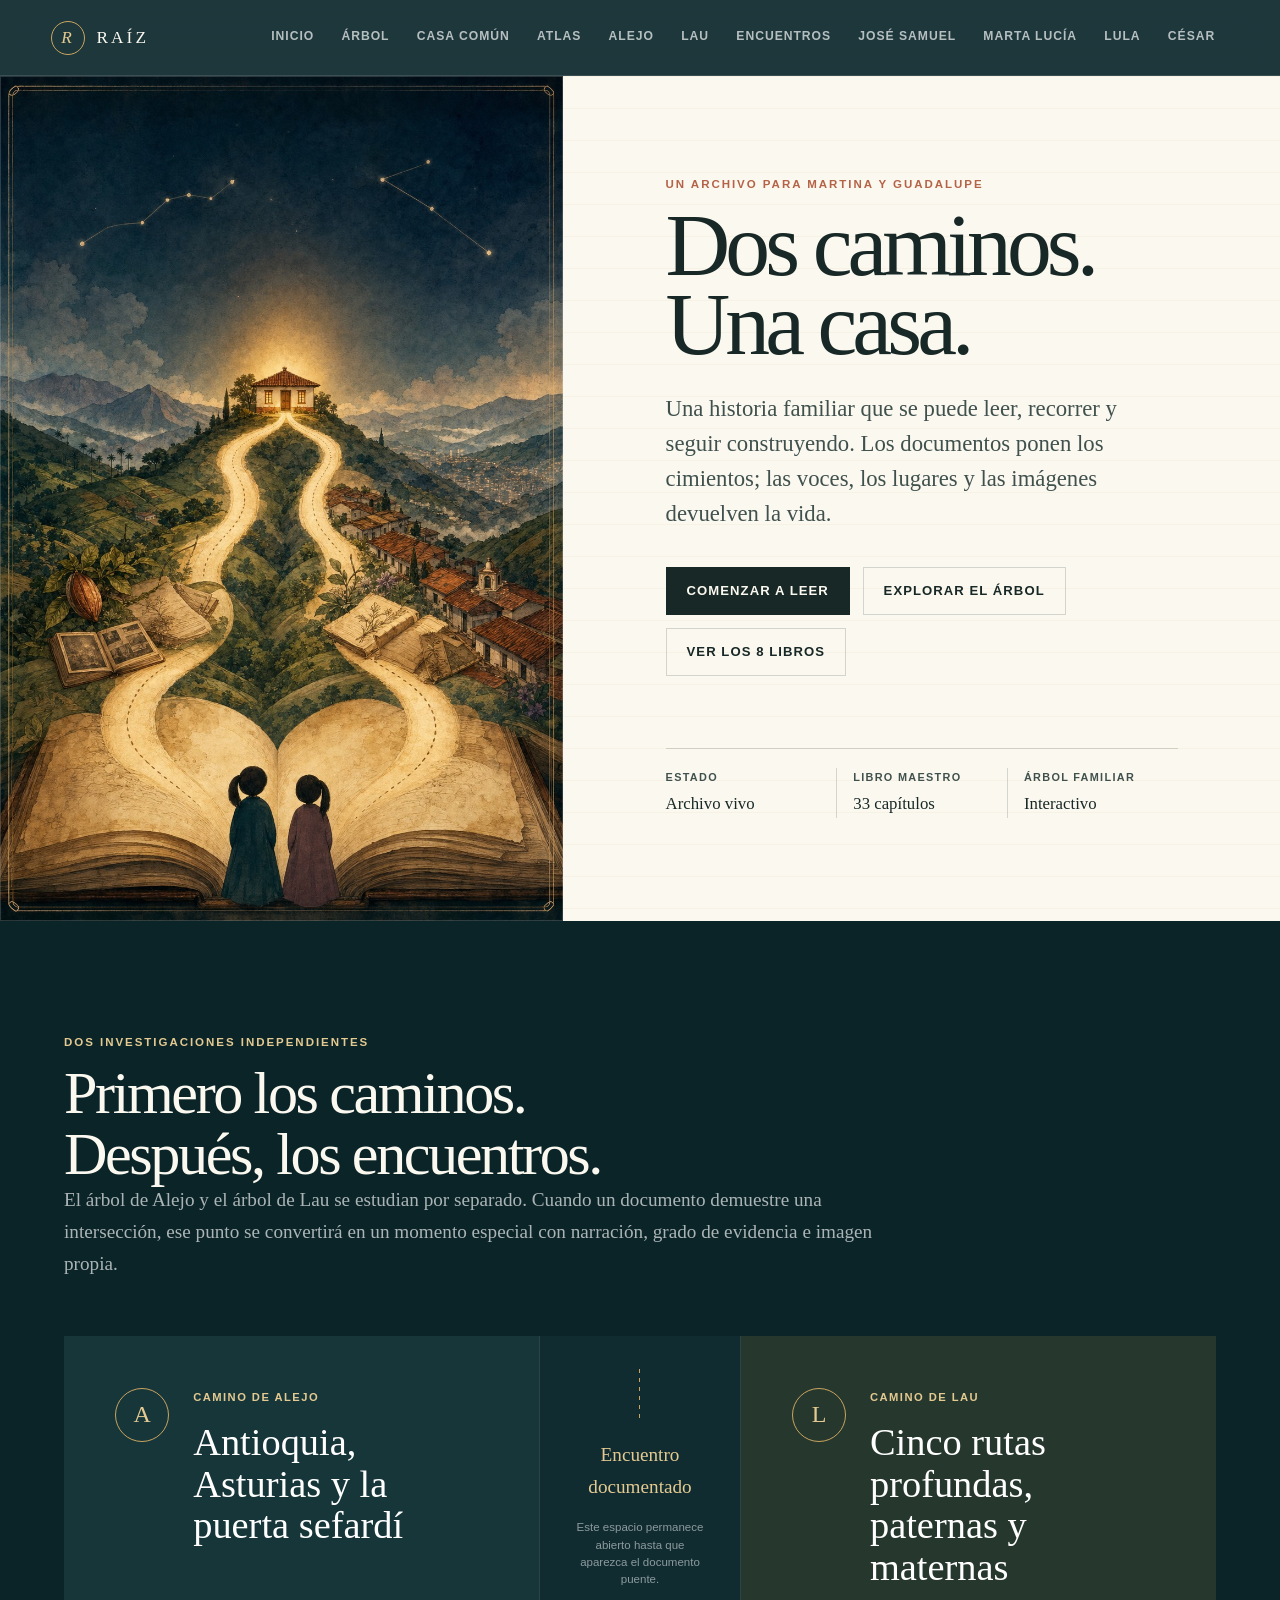
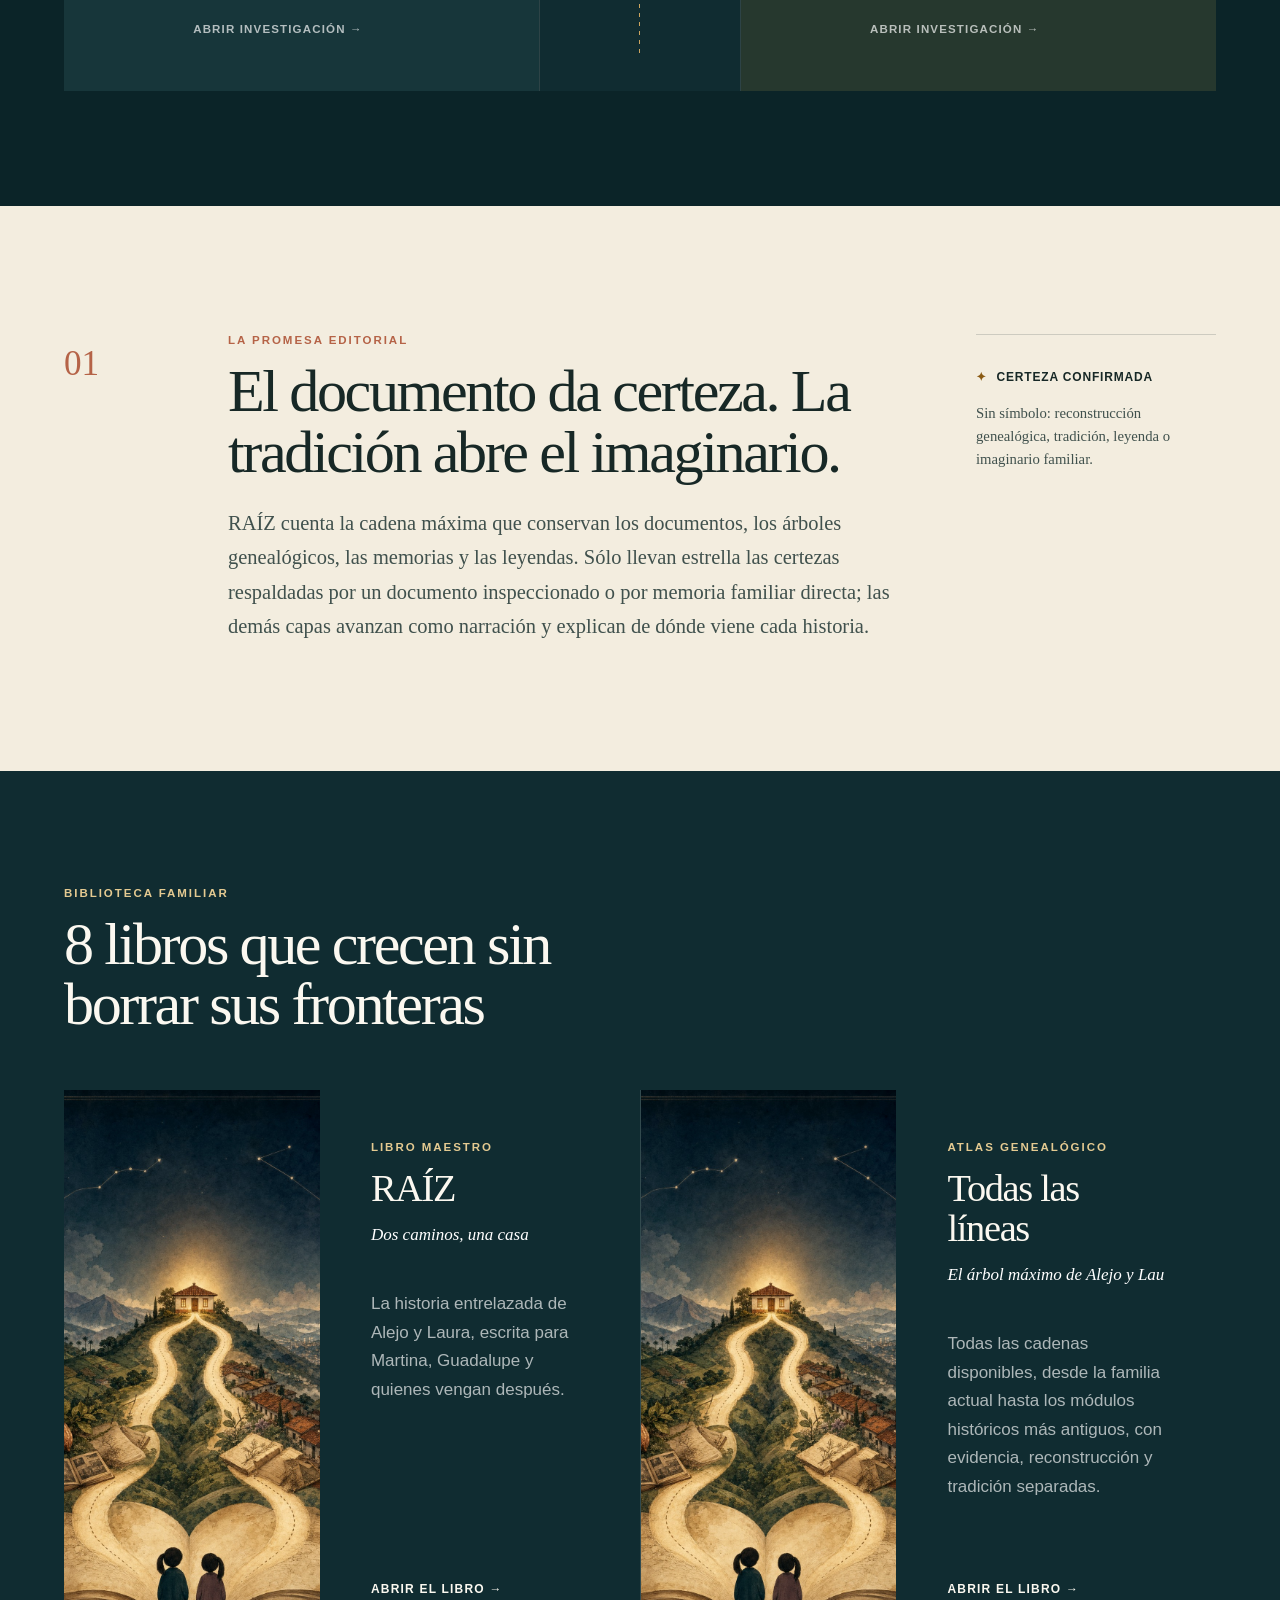
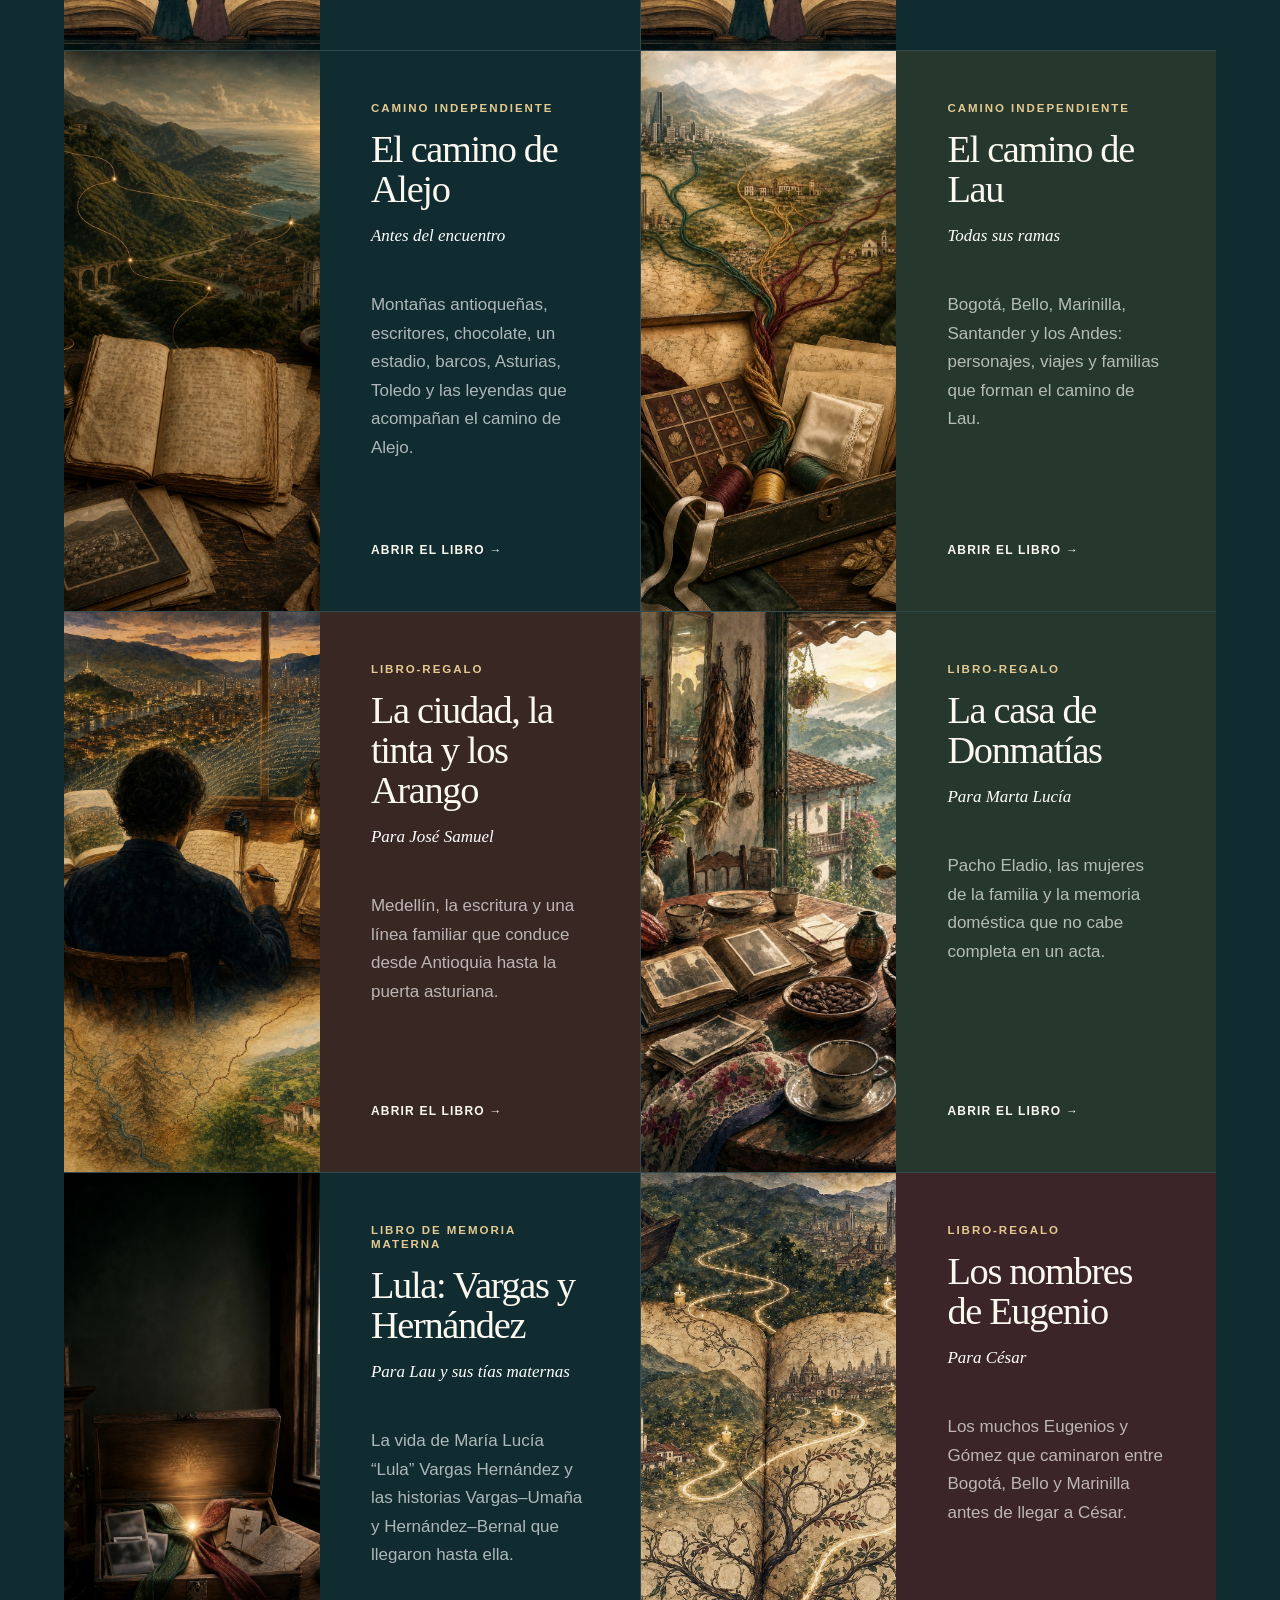
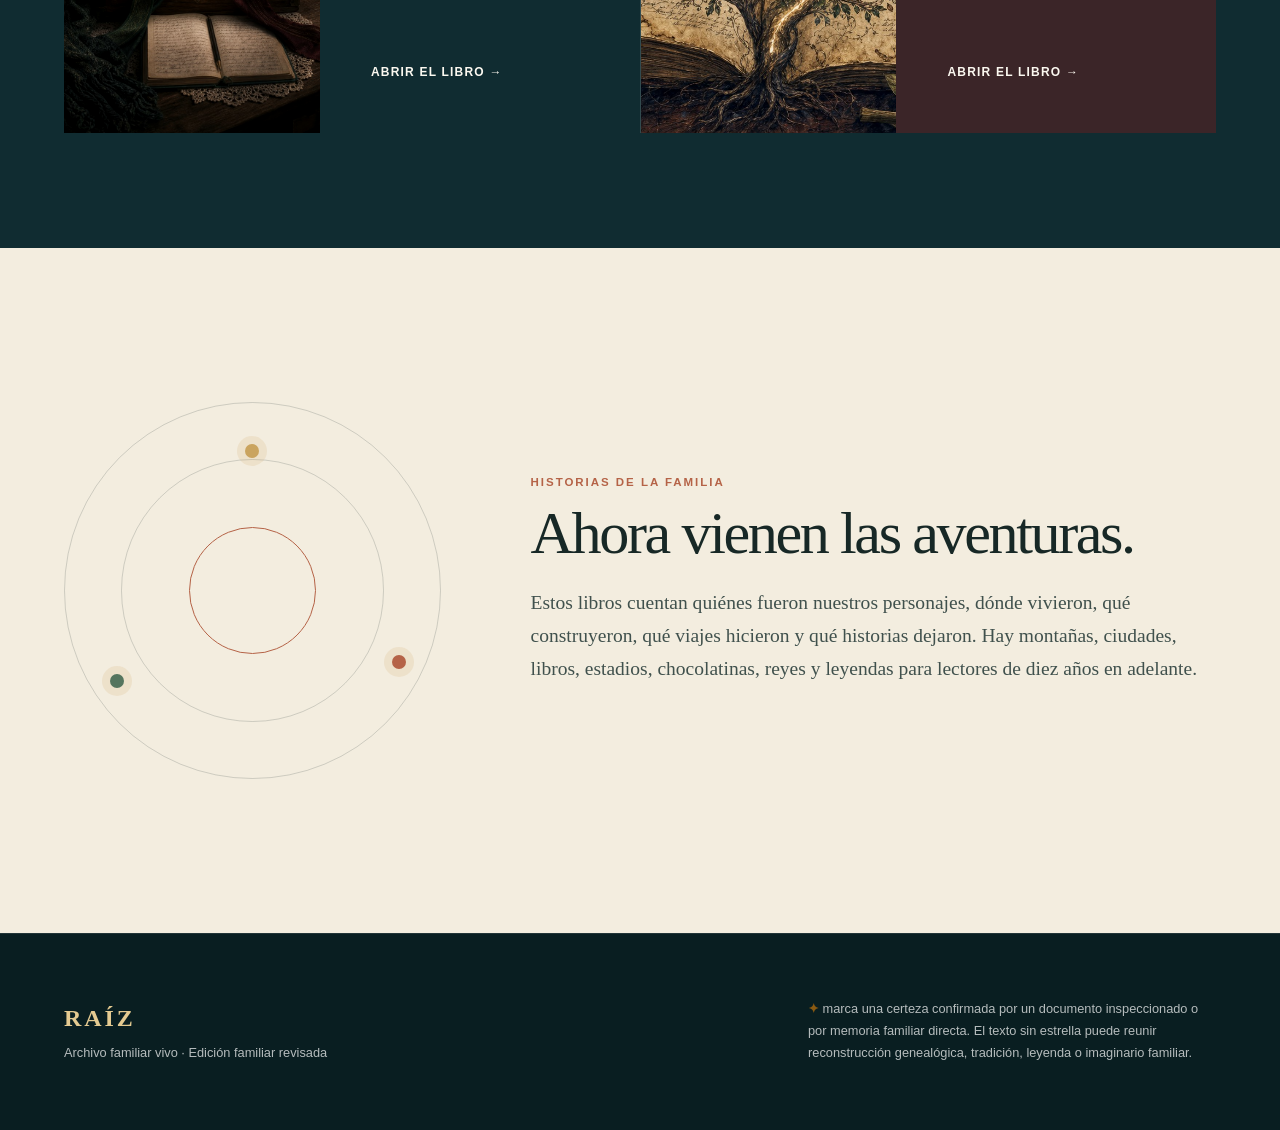
<file: index.html>
<!doctype html>
<html lang="es">
<head>
  <meta charset="utf-8">
  <meta name="viewport" content="width=device-width, initial-scale=1">
  <meta name="description" content="RAÍZ, libros vivos de la familia de Alejo y Laura">
  <meta name="robots" content="noindex,nofollow,noarchive">
  <meta name="theme-color" content="#102c31">
  <link rel="icon" href="assets/favicon.svg" type="image/svg+xml">
  <title>Inicio · RAÍZ</title>
  <link rel="stylesheet" href="assets/styles.css">
  <script defer src="assets/app.js"></script>
</head>
<body>
  <a class="skip-link" href="#contenido">Saltar al contenido</a>
  <div class="reading-progress" aria-hidden="true"><span></span></div>
  <header class="site-header">
    <a class="wordmark" href="index.html" aria-label="RAÍZ, inicio"><span>R</span> RAÍZ</a>
    <button class="menu-toggle" type="button" aria-expanded="false" aria-controls="site-nav">Menú</button>
    <nav id="site-nav" aria-label="Navegación principal"><a href="index.html">Inicio</a><a href="arbol-familiar.html">Árbol</a><a href="libro-maestro.html">Casa común</a><a href="atlas.html">Atlas</a><a href="alejo.html">Alejo</a><a href="lau.html">Lau</a><a href="encuentros.html">Encuentros</a><a href="jose-samuel.html">José Samuel</a><a href="marta-lucia.html">Marta Lucía</a><a href="lula.html">Lula</a><a href="cesar.html">César</a></nav>
  </header>
  
<main id="contenido">
  <section class="home-hero">
    <div class="hero-image"><img src="assets/images/main-cover.jpg" alt="Dos caminos familiares nacen de un libro abierto y llegan a una casa entre montañas"></div>
    <div class="hero-copy">
      <span class="eyebrow">Un archivo para Martina y Guadalupe</span>
      <h1>Dos caminos.<br>Una casa.</h1>
      <p class="lede">Una historia familiar que se puede leer, recorrer y seguir construyendo. Los documentos ponen los cimientos; las voces, los lugares y las imágenes devuelven la vida.</p>
      <div class="hero-actions">
        <a class="button primary" href="libro-maestro.html">Comenzar a leer</a>
        <a class="button quiet" href="arbol-familiar.html">Explorar el árbol</a>
        <a class="button quiet" href="#biblioteca">Ver los 8 libros</a>
      </div>
      <dl class="status-strip">
        <div><dt>Estado</dt><dd>Archivo vivo</dd></div>
        <div><dt>Libro maestro</dt><dd>33 capítulos</dd></div>
        <div><dt>Árbol familiar</dt><dd>Interactivo</dd></div>
      </dl>
    </div>
  </section>

  <section class="separate-paths" aria-labelledby="paths-title">
    <div class="section-heading paths-heading">
      <span class="eyebrow">Dos investigaciones independientes</span>
      <h2 id="paths-title">Primero los caminos. Después, los encuentros.</h2>
      <p>El árbol de Alejo y el árbol de Lau se estudian por separado. Cuando un documento demuestre una intersección, ese punto se convertirá en un momento especial con narración, grado de evidencia e imagen propia.</p>
    </div>
    <div class="pathway-grid">
      <a class="pathway-card alejo-card" href="alejo.html"><span>A</span><div><small>Camino de Alejo</small><strong>Antioquia, Asturias y la puerta sefardí</strong><em>Abrir investigación →</em></div></a>
      <a class="future-meeting" href="encuentros.html"><i></i><strong>Encuentro documentado</strong><span>Este espacio permanece abierto hasta que aparezca el documento puente.</span><i></i></a>
      <a class="pathway-card lau-card" href="lau.html"><span>L</span><div><small>Camino de Lau</small><strong>Cinco rutas profundas, paternas y maternas</strong><em>Abrir investigación →</em></div></a>
    </div>
  </section>

  <section class="manifesto" aria-labelledby="manifesto-title">
    <p class="section-number">01</p>
    <div>
      <span class="eyebrow">La promesa editorial</span>
      <h2 id="manifesto-title">El documento da certeza. La tradición abre el imaginario.</h2>
      <p>RAÍZ cuenta la cadena máxima que conservan los documentos, los árboles genealógicos, las memorias y las leyendas. Sólo llevan estrella las certezas respaldadas por un documento inspeccionado o por memoria familiar directa; las demás capas avanzan como narración y explican de dónde viene cada historia.</p>
    </div>
    <aside class="evidence-key">
      <span><i class="certainty-mark" aria-hidden="true">✦</i> Certeza confirmada</span>
      <p>Sin símbolo: reconstrucción genealógica, tradición, leyenda o imaginario familiar.</p>
    </aside>
  </section>

  <section class="library" id="biblioteca" aria-labelledby="library-title">
    <div class="section-heading"><span class="eyebrow">Biblioteca familiar</span><h2 id="library-title">8 libros que crecen sin borrar sus fronteras</h2></div>
    <div class="book-grid"><a class="book-card accent-gold" href="libro-maestro.html">
      <div class="book-card-image"><img src="assets/images/main-cover.jpg" alt="" loading="lazy"></div>
      <div class="book-card-copy">
        <span class="eyebrow">Libro maestro</span>
        <h3>RAÍZ</h3>
        <p class="book-subtitle">Dos caminos, una casa</p>
        <p>La historia entrelazada de Alejo y Laura, escrita para Martina, Guadalupe y quienes vengan después.</p>
        <span class="text-link">Abrir el libro <span aria-hidden="true">→</span></span>
      </div>
    </a>
<a class="book-card accent-gold" href="atlas.html">
      <div class="book-card-image"><img src="assets/images/main-cover.jpg" alt="" loading="lazy"></div>
      <div class="book-card-copy">
        <span class="eyebrow">Atlas genealógico</span>
        <h3>Todas las líneas</h3>
        <p class="book-subtitle">El árbol máximo de Alejo y Lau</p>
        <p>Todas las cadenas disponibles, desde la familia actual hasta los módulos históricos más antiguos, con evidencia, reconstrucción y tradición separadas.</p>
        <span class="text-link">Abrir el libro <span aria-hidden="true">→</span></span>
      </div>
    </a>
<a class="book-card accent-gold" href="alejo.html">
      <div class="book-card-image"><img src="assets/images/alejo-path.jpg" alt="" loading="lazy"></div>
      <div class="book-card-copy">
        <span class="eyebrow">Camino independiente</span>
        <h3>El camino de Alejo</h3>
        <p class="book-subtitle">Antes del encuentro</p>
        <p>Montañas antioqueñas, escritores, chocolate, un estadio, barcos, Asturias, Toledo y las leyendas que acompañan el camino de Alejo.</p>
        <span class="text-link">Abrir el libro <span aria-hidden="true">→</span></span>
      </div>
    </a>
<a class="book-card accent-green" href="lau.html">
      <div class="book-card-image"><img src="assets/images/lau-path.jpg" alt="" loading="lazy"></div>
      <div class="book-card-copy">
        <span class="eyebrow">Camino independiente</span>
        <h3>El camino de Lau</h3>
        <p class="book-subtitle">Todas sus ramas</p>
        <p>Bogotá, Bello, Marinilla, Santander y los Andes: personajes, viajes y familias que forman el camino de Lau.</p>
        <span class="text-link">Abrir el libro <span aria-hidden="true">→</span></span>
      </div>
    </a>
<a class="book-card accent-terracotta" href="jose-samuel.html">
      <div class="book-card-image"><img src="assets/images/jose-samuel.jpg" alt="" loading="lazy"></div>
      <div class="book-card-copy">
        <span class="eyebrow">Libro-regalo</span>
        <h3>La ciudad, la tinta y los Arango</h3>
        <p class="book-subtitle">Para José Samuel</p>
        <p>Medellín, la escritura y una línea familiar que conduce desde Antioquia hasta la puerta asturiana.</p>
        <span class="text-link">Abrir el libro <span aria-hidden="true">→</span></span>
      </div>
    </a>
<a class="book-card accent-green" href="marta-lucia.html">
      <div class="book-card-image"><img src="assets/images/marta-lucia.jpg" alt="" loading="lazy"></div>
      <div class="book-card-copy">
        <span class="eyebrow">Libro-regalo</span>
        <h3>La casa de Donmatías</h3>
        <p class="book-subtitle">Para Marta Lucía</p>
        <p>Pacho Eladio, las mujeres de la familia y la memoria doméstica que no cabe completa en un acta.</p>
        <span class="text-link">Abrir el libro <span aria-hidden="true">→</span></span>
      </div>
    </a>
<a class="book-card accent-gold" href="lula.html">
      <div class="book-card-image"><img src="assets/images/lula-cover.jpg" alt="" loading="lazy"></div>
      <div class="book-card-copy">
        <span class="eyebrow">Libro de memoria materna</span>
        <h3>Lula: Vargas y Hernández</h3>
        <p class="book-subtitle">Para Lau y sus tías maternas</p>
        <p>La vida de María Lucía “Lula” Vargas Hernández y las historias Vargas–Umaña y Hernández–Bernal que llegaron hasta ella.</p>
        <span class="text-link">Abrir el libro <span aria-hidden="true">→</span></span>
      </div>
    </a>
<a class="book-card accent-oxblood" href="cesar.html">
      <div class="book-card-image"><img src="assets/images/cesar.jpg" alt="" loading="lazy"></div>
      <div class="book-card-copy">
        <span class="eyebrow">Libro-regalo</span>
        <h3>Los nombres de Eugenio</h3>
        <p class="book-subtitle">Para César</p>
        <p>Los muchos Eugenios y Gómez que caminaron entre Bogotá, Bello y Marinilla antes de llegar a César.</p>
        <span class="text-link">Abrir el libro <span aria-hidden="true">→</span></span>
      </div>
    </a></div>
  </section>

  <section class="research-live">
    <div class="research-art" aria-hidden="true"><span></span><span></span><span></span></div>
    <div>
      <span class="eyebrow">Historias de la familia</span>
      <h2>Ahora vienen las aventuras.</h2>
      <p>Estos libros cuentan quiénes fueron nuestros personajes, dónde vivieron, qué construyeron, qué viajes hicieron y qué historias dejaron. Hay montañas, ciudades, libros, estadios, chocolatinas, reyes y leyendas para lectores de diez años en adelante.</p>
    </div>
  </section>
</main>
  <footer class="site-footer">
    <div><strong>RAÍZ</strong><br><span>Archivo familiar vivo · Edición familiar revisada</span></div>
    <p><span class="certainty-mark" aria-hidden="true">✦</span> marca una certeza confirmada por un documento inspeccionado o por memoria familiar directa. El texto sin estrella puede reunir reconstrucción genealógica, tradición, leyenda o imaginario familiar.</p>
  </footer>
</body>
</html>
</file>
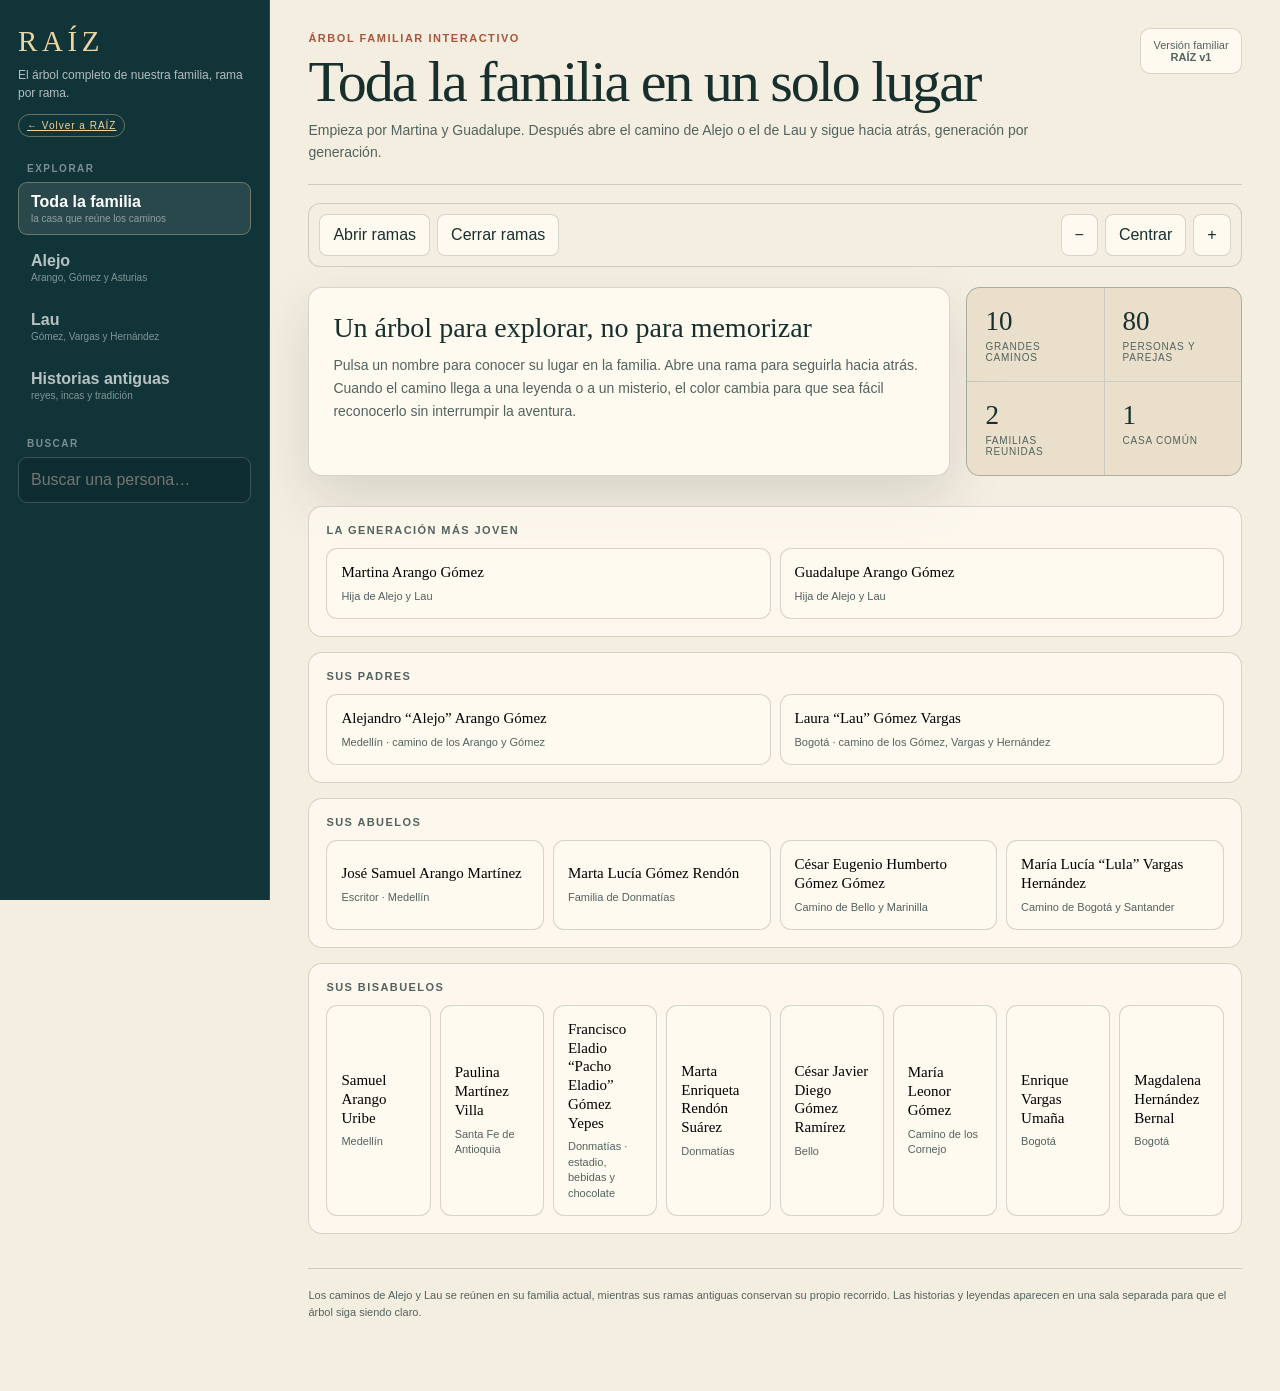
<file: arbol-familiar.html>
<!doctype html>
<html lang="es">
<head>
<meta charset="utf-8">
<meta name="viewport" content="width=device-width, initial-scale=1">
<meta name="robots" content="noindex,nofollow,noarchive">
<title>RAÍZ · Árbol familiar interactivo</title>
<style>
:root{--ink:#17302d;--soft:#52635f;--paper:#f4eee1;--cream:#fffaf0;--night:#113438;--gold:#c79d52;--line:rgba(23,48,45,.18);--terra:#a8563d;--green:#52755f;--plum:#72434e;--mystery:#8d6d37;--shadow:0 22px 55px rgba(27,39,35,.13);--zoom:1}
*{box-sizing:border-box}html{background:var(--paper);color:var(--ink);font-family:"Trebuchet MS","Segoe UI",Arial,sans-serif;overflow-x:clip}body{margin:0;min-height:100vh;background:var(--paper)}button,input{font:inherit}button{cursor:pointer}.app{display:grid;grid-template-columns:270px minmax(0,1fr);width:100%;max-width:100vw;min-height:100vh;overflow:hidden}.side{position:sticky;top:0;height:100vh;min-width:0;max-width:100%;padding:25px 18px;color:#f9f4e8;background:var(--night);border-right:1px solid rgba(255,255,255,.12);z-index:10}.brand{font:400 29px Georgia,serif;letter-spacing:.16em;color:#ecd5a0}.brand-sub{margin-top:8px;color:rgba(255,255,255,.68);font-size:12px;line-height:1.5}.private{display:inline-block;margin-top:12px;padding:5px 8px;border:1px solid rgba(236,213,160,.4);border-radius:99px;color:#ecd5a0;font-size:10px;letter-spacing:.1em}.side-label{margin:26px 9px 8px;color:rgba(255,255,255,.45);font-size:10px;font-weight:800;letter-spacing:.15em;text-transform:uppercase}.nav{display:grid;gap:6px}.nav button{min-height:46px;padding:10px 12px;border:1px solid transparent;border-radius:9px;color:rgba(255,255,255,.7);background:transparent;text-align:left}.nav button:hover,.nav button:focus-visible{color:white;border-color:rgba(255,255,255,.18);outline:none}.nav button.active{color:white;background:rgba(255,255,255,.1);border-color:rgba(236,213,160,.35)}.nav button small{display:block;margin-top:2px;color:rgba(255,255,255,.48);font-size:10px}.search{width:100%;min-height:46px;padding:0 12px;border:1px solid rgba(255,255,255,.18);border-radius:9px;color:white;background:rgba(0,0,0,.13);outline:none}.search:focus{border-color:#ecd5a0;box-shadow:0 0 0 3px rgba(236,213,160,.12)}.main{width:100%;max-width:100%;min-width:0;padding:28px clamp(16px,3vw,42px) 70px}.top{display:flex;justify-content:space-between;gap:20px;align-items:flex-start;padding-bottom:20px;border-bottom:1px solid var(--line)}.eyebrow{color:var(--terra);font-size:11px;font-weight:800;letter-spacing:.14em;text-transform:uppercase}.top h1{max-width:900px;margin:7px 0 8px;font:400 clamp(30px,5vw,58px)/1 Georgia,serif;letter-spacing:-.035em}.top p{max-width:760px;margin:0;color:var(--soft);font-size:14px;line-height:1.6}.top-badge{flex:0 0 auto;padding:10px 12px;border:1px solid var(--line);border-radius:10px;color:var(--soft);background:var(--cream);font-size:11px;text-align:center}.toolbar{position:sticky;top:0;z-index:8;display:flex;max-width:100%;min-width:0;align-items:center;justify-content:space-between;gap:12px;margin:18px 0;padding:10px;background:rgba(244,238,225,.94);border:1px solid var(--line);border-radius:12px;backdrop-filter:blur(12px)}.toolbar-group{display:flex;gap:7px;flex-wrap:wrap}.tool{min-height:42px;padding:0 13px;border:1px solid var(--line);border-radius:8px;color:var(--ink);background:var(--cream)}.tool:hover,.tool:focus-visible{border-color:var(--gold);outline:none}.intro{display:grid;grid-template-columns:minmax(0,1.4fr) minmax(260px,.6fr);gap:16px;margin:20px 0 30px}.welcome{padding:24px;border:1px solid var(--line);border-radius:14px;background:var(--cream);box-shadow:var(--shadow)}.welcome h2{margin:0 0 10px;font:400 28px Georgia,serif}.welcome p{margin:0;color:var(--soft);font-size:14px;line-height:1.65}.numbers{display:grid;grid-template-columns:1fr 1fr;gap:1px;overflow:hidden;border:1px solid var(--line);border-radius:14px;background:var(--line)}.number{padding:18px;background:#e9dfca}.number b{display:block;font:400 27px Georgia,serif}.number span{display:block;margin-top:4px;color:var(--soft);font-size:10px;letter-spacing:.08em;text-transform:uppercase}.home-tree{display:grid;gap:15px}.family-level{padding:17px;border:1px solid var(--line);border-radius:14px;background:rgba(255,250,240,.78)}.family-level h2{margin:0 0 12px;color:var(--soft);font-size:11px;letter-spacing:.13em;text-transform:uppercase}.people-grid{display:grid;grid-template-columns:repeat(var(--cols),minmax(0,1fr));gap:9px}.person{min-width:0;padding:14px;border:1px solid var(--line);border-radius:11px;background:var(--cream);text-align:left;transition:transform .16s,border-color .16s,box-shadow .16s}.person:hover,.person:focus-visible{transform:translateY(-2px);border-color:var(--gold);box-shadow:0 10px 24px rgba(37,48,43,.11);outline:none}.person b{display:block;font:400 15px/1.25 Georgia,serif}.person small{display:block;margin-top:7px;color:var(--soft);font-size:11px;line-height:1.4}.branch-head{display:flex;align-items:end;justify-content:space-between;gap:20px;margin:30px 0 13px}.branch-head h2{margin:0;font:400 29px Georgia,serif}.branch-head p{max-width:600px;margin:5px 0 0;color:var(--soft);font-size:13px;line-height:1.5}.routes{display:grid;gap:12px}.route{overflow:hidden;border:1px solid var(--line);border-radius:14px;background:var(--cream)}.route[open]{box-shadow:var(--shadow)}.route summary{display:grid;grid-template-columns:58px minmax(0,1fr) auto;gap:13px;align-items:center;min-height:78px;padding:14px 16px;list-style:none;cursor:pointer}.route summary::-webkit-details-marker{display:none}.route-code{font:700 11px ui-monospace,Consolas,monospace;color:var(--terra)}.route-title{font:400 17px Georgia,serif}.route-summary{margin-top:4px;color:var(--soft);font-size:11px;line-height:1.45}.route-open{color:var(--soft);font-size:11px}.route[open] .route-open{color:var(--terra)}.track-wrap{overflow-x:auto;padding:5px 16px 19px;scrollbar-color:var(--gold) transparent}.track{display:flex;align-items:stretch;min-width:max-content}.tree-node{width:calc(198px * var(--zoom));min-height:150px;padding:13px;border:1px solid var(--line);border-radius:11px;background:#fffdf7;text-align:left;position:relative;transition:transform .15s,border-color .15s}.tree-node:hover,.tree-node:focus-visible{transform:translateY(-2px);border-color:var(--gold);outline:none}.tree-node.legend{background:#f0eadf;border-style:dashed}.tree-node.mystery{background:#fbf2df;border-color:#b99452;border-style:dashed}.tree-node.rival{background:#f7e8e3;border-color:#b87767}.tree-node.reconstruction{background:#eef2e9;border-color:#8aa084}.node-badge{display:inline-block;padding:4px 6px;border-radius:99px;color:var(--green);background:rgba(82,117,95,.09);font-size:8px;font-weight:800;letter-spacing:.06em;text-transform:uppercase}.mystery .node-badge{color:#7b5b24;background:rgba(141,109,55,.11)}.legend .node-badge{color:var(--plum);background:rgba(114,67,78,.09)}.rival .node-badge{color:#8c3e31;background:rgba(168,86,61,.1)}.tree-node h3{margin:11px 0 7px;font:400 calc(14px * var(--zoom))/1.25 Georgia,serif}.tree-node p{margin:0;color:var(--soft);font-size:calc(10.5px * var(--zoom));line-height:1.4}.arrow{display:grid;place-items:center;width:34px;flex:0 0 34px;color:#9c8a65;font-size:21px}.arrow.cut{color:var(--mystery)}.empty{display:none;padding:50px 20px;color:var(--soft);text-align:center;border:1px dashed var(--line);border-radius:14px}.drawer{position:fixed;z-index:30;top:0;right:0;width:min(430px,94vw);height:100vh;padding:24px;overflow:auto;color:var(--ink);background:#fffaf0;border-left:1px solid var(--line);box-shadow:-30px 0 80px rgba(25,38,34,.24);opacity:0;visibility:hidden;pointer-events:none;transition:opacity .2s ease}.drawer.open{opacity:1;visibility:visible;pointer-events:auto}.drawer-close{float:right;width:44px;height:44px;border:1px solid var(--line);border-radius:10px;background:transparent}.drawer-badge{display:inline-block;margin-top:7px;color:var(--terra);font-size:10px;font-weight:800;letter-spacing:.12em;text-transform:uppercase}.drawer h2{clear:both;margin:24px 0 8px;font:400 29px/1.1 Georgia,serif}.drawer .meta{color:var(--soft);font-size:13px;line-height:1.5}.drawer h3{margin:27px 0 7px;color:var(--soft);font-size:10px;letter-spacing:.13em;text-transform:uppercase}.drawer p{margin:0;font-size:14px;line-height:1.65}.story-link{display:inline-flex;min-height:44px;align-items:center;margin-top:15px;padding:0 13px;border:1px solid var(--ink);color:var(--cream);background:var(--ink);text-decoration:none}.footer{margin-top:34px;padding-top:18px;border-top:1px solid var(--line);color:var(--soft);font-size:11px;line-height:1.55}
@media(max-width:900px){.app{grid-template-columns:1fr}.side{position:relative;width:100%;height:auto;padding:18px}.brand-row{display:flex;justify-content:space-between;gap:14px;align-items:flex-start}.side-label{display:none}.nav{display:grid;width:100%;max-width:100%;min-width:0;grid-template-columns:1fr 1fr;margin-top:15px;overflow:visible}.nav button{min-width:0}.search{margin-top:10px}.main{padding:19px 13px 55px}.top{display:block}.top-badge{display:inline-block;margin-top:13px}.toolbar{top:6px;overflow-x:auto;justify-content:flex-start}.toolbar-group{flex-wrap:nowrap}.intro{grid-template-columns:1fr}.people-grid{grid-template-columns:repeat(2,minmax(0,1fr))!important}.route summary{grid-template-columns:48px minmax(0,1fr)}.route-open{display:none}.track-wrap{overflow:visible;padding:5px 12px 16px}.track{display:grid;min-width:0;gap:7px}.tree-node{width:100%;min-height:0}.arrow{width:100%;height:24px;transform:rotate(90deg)}.branch-head{display:block}}
@media(max-width:520px){.people-grid{grid-template-columns:1fr!important}.numbers{grid-template-columns:1fr 1fr}.top h1{font-size:38px}.welcome{padding:18px}}
@media(prefers-reduced-motion:reduce){*{scroll-behavior:auto!important;transition:none!important}}
</style>
  <link rel="icon" href="assets/favicon.svg" type="image/svg+xml">
</head>
<body>
<div class="app">
<aside class="side">
  <div class="brand-row"><div><div class="brand">RAÍZ</div><div class="brand-sub">El árbol completo de nuestra familia, rama por rama.</div></div><a class="private" href="index.html">← Volver a RAÍZ</a></div>
  <div class="side-label">Explorar</div>
  <nav class="nav" aria-label="Vistas del árbol">
    <button class="active" data-view="home"><strong>Toda la familia</strong><small>la casa que reúne los caminos</small></button>
    <button data-view="alejo"><strong>Alejo</strong><small>Arango, Gómez y Asturias</small></button>
    <button data-view="lau"><strong>Lau</strong><small>Gómez, Vargas y Hernández</small></button>
    <button data-view="legend"><strong>Historias antiguas</strong><small>reyes, incas y tradición</small></button>
  </nav>
  <div class="side-label">Buscar</div>
  <input class="search" id="search" type="search" placeholder="Buscar una persona…" aria-label="Buscar una persona">
</aside>
<main class="main">
<header class="top"><div><span class="eyebrow">Árbol familiar interactivo</span><h1 id="pageTitle">Toda la familia en un solo lugar</h1><p id="pageIntro">Empieza por Martina y Guadalupe. Después abre el camino de Alejo o el de Lau y sigue hacia atrás, generación por generación.</p></div><div class="top-badge">Versión familiar<br><b>RAÍZ v1</b></div></header>
<div class="toolbar" aria-label="Controles del árbol"><div class="toolbar-group"><button class="tool" id="openAll">Abrir ramas</button><button class="tool" id="closeAll">Cerrar ramas</button></div><div class="toolbar-group"><button class="tool" id="zoomOut" aria-label="Alejar">−</button><button class="tool" id="fit">Centrar</button><button class="tool" id="zoomIn" aria-label="Acercar">+</button></div></div>
<section class="intro"><div class="welcome"><h2>Un árbol para explorar, no para memorizar</h2><p>Pulsa un nombre para conocer su lugar en la familia. Abre una rama para seguirla hacia atrás. Cuando el camino llega a una leyenda o a un misterio, el color cambia para que sea fácil reconocerlo sin interrumpir la aventura.</p></div><div class="numbers"><div class="number"><b id="routeCount">10</b><span>grandes caminos</span></div><div class="number"><b id="nodeCount">80</b><span>personas y parejas</span></div><div class="number"><b>2</b><span>familias reunidas</span></div><div class="number"><b>1</b><span>casa común</span></div></div></section>
<section id="content"></section>
<div class="empty" id="empty">No encontramos ese nombre. Prueba con un apellido, un pueblo o una parte del nombre.</div>
<footer class="footer">Los caminos de Alejo y Lau se reúnen en su familia actual, mientras sus ramas antiguas conservan su propio recorrido. Las historias y leyendas aparecen en una sala separada para que el árbol siga siendo claro.</footer>
</main>
</div>
<aside class="drawer" id="drawer" aria-hidden="true"><button class="drawer-close" id="drawerClose" aria-label="Cerrar">×</button><span class="drawer-badge" id="drawerBadge"></span><h2 id="drawerName"></h2><div class="meta" id="drawerMeta"></div><h3>Su lugar en el árbol</h3><p id="drawerPlace"></p><h3>La historia</h3><p id="drawerStory"></p><div id="drawerLink"></div></aside>
<script>
const DATA={"home":[{"title":"La generación más joven","people":[{"name":"Martina Arango Gómez","meta":"Hija de Alejo y Lau","branch":"home"},{"name":"Guadalupe Arango Gómez","meta":"Hija de Alejo y Lau","branch":"home"}]},{"title":"Sus padres","people":[{"name":"Alejandro “Alejo” Arango Gómez","meta":"Medellín · camino de los Arango y Gómez","branch":"alejo"},{"name":"Laura “Lau” Gómez Vargas","meta":"Bogotá · camino de los Gómez, Vargas y Hernández","branch":"lau"}]},{"title":"Sus abuelos","people":[{"name":"José Samuel Arango Martínez","meta":"Escritor · Medellín","branch":"alejo"},{"name":"Marta Lucía Gómez Rendón","meta":"Familia de Donmatías","branch":"alejo"},{"name":"César Eugenio Humberto Gómez Gómez","meta":"Camino de Bello y Marinilla","branch":"lau"},{"name":"María Lucía “Lula” Vargas Hernández","meta":"Camino de Bogotá y Santander","branch":"lau"}]},{"title":"Sus bisabuelos","people":[{"name":"Samuel Arango Uribe","meta":"Medellín","branch":"alejo"},{"name":"Paulina Martínez Villa","meta":"Santa Fe de Antioquia","branch":"alejo"},{"name":"Francisco Eladio “Pacho Eladio” Gómez Yepes","meta":"Donmatías · estadio, bebidas y chocolate","branch":"alejo","story":"https://freaketon.github.io/raiz-familia/libro-maestro.html"},{"name":"Marta Enriqueta Rendón Suárez","meta":"Donmatías","branch":"alejo"},{"name":"César Javier Diego Gómez Ramírez","meta":"Bello","branch":"lau"},{"name":"María Leonor Gómez","meta":"Camino de los Cornejo","branch":"lau"},{"name":"Enrique Vargas Umaña","meta":"Bogotá","branch":"lau"},{"name":"Magdalena Hernández Bernal","meta":"Bogotá","branch":"lau"}]}],"familyData":{"alejo":{"title":"El árbol de Alejo","routes":[{"code":"A-P1","title":"El camino de Eva y los Gómez de Castro","summary":"De Medellín hacia las familias coloniales de Antioquia y una puerta lejana que mira a Toledo.","nodes":[{"id":"alejo-a-p1-0","name":"Alejo","meta":"punto de partida","tone":"family","badge":"Camino familiar","branch":"alejo","route":"El camino de Eva y los Gómez de Castro"},{"id":"alejo-a-p1-1","name":"José Samuel","meta":"padre","tone":"family","badge":"Camino familiar","branch":"alejo","route":"El camino de Eva y los Gómez de Castro"},{"id":"alejo-a-p1-2","name":"Samuel Arango Uribe","meta":"abuelo paterno","tone":"family","badge":"Camino familiar","branch":"alejo","route":"El camino de Eva y los Gómez de Castro"},{"id":"alejo-a-p1-3","name":"Eva Uribe Bouhot","meta":"bisabuela","tone":"family","badge":"Camino familiar","branch":"alejo","route":"El camino de Eva y los Gómez de Castro"},{"id":"alejo-a-p1-4","name":"Benito Uribe + Úrsula Bouhot","meta":"pareja ancestral","tone":"family","badge":"Camino familiar","branch":"alejo","route":"El camino de Eva y los Gómez de Castro"},{"id":"alejo-a-p1-5","name":"Encarnación Gómez Madrid","meta":"ascendiente","tone":"family","badge":"Camino familiar","branch":"alejo","route":"El camino de Eva y los Gómez de Castro"},{"id":"alejo-a-p1-6","name":"Juan Crisóstomo Gómez","meta":"ascendiente","tone":"family","badge":"Camino familiar","branch":"alejo","route":"El camino de Eva y los Gómez de Castro"},{"id":"alejo-a-p1-7","name":"Nicolás Gómez de Ureña + Bernardina Gómez de Castro","meta":"pareja 1755","tone":"family","badge":"Camino familiar","branch":"alejo","route":"El camino de Eva y los Gómez de Castro"},{"id":"alejo-a-p1-8","name":"Pedro Joseph Gómez + Lucía Ximénez","meta":"pareja ancestral","tone":"family","badge":"Camino familiar","branch":"alejo","route":"El camino de Eva y los Gómez de Castro"},{"id":"alejo-a-p1-9","name":"Bernardo Gómez de Castro + Gertrudis de Betancur","meta":"pareja 1690","tone":"family","badge":"Camino familiar","branch":"alejo","route":"El camino de Eva y los Gómez de Castro"},{"id":"alejo-a-p1-10","name":"Cristóbal “Mozo” + María Álvarez del Pino","meta":"testamento 1724","tone":"family","badge":"Camino familiar","branch":"alejo","route":"El camino de Eva y los Gómez de Castro"},{"id":"alejo-a-p1-11","name":"Cristóbal padre + Cathalina Macheo","meta":"padres del testador","tone":"family","badge":"Camino familiar","branch":"alejo","route":"El camino de Eva y los Gómez de Castro"},{"id":"alejo-a-p1-12","name":"Padres y origen del Cristóbal antiguo","meta":"Aquí falta una generación para continuar.","tone":"mystery","badge":"Misterio","branch":"alejo","route":"El camino de Eva y los Gómez de Castro"},{"id":"alejo-a-p1-13","name":"Castro–Abolafi de Toledo","meta":"bloque separado · s. XV–XVI","tone":"legend","badge":"Historia y leyenda","branch":"alejo","route":"El camino de Eva y los Gómez de Castro"}]},{"code":"A-P6","title":"Los Arango: de Antioquia hacia Asturias","summary":"Una rama de Medellín y Rionegro avanza hasta Antonio de Arango Valdés y el paisaje asturiano.","nodes":[{"id":"alejo-a-p6-0","name":"Alejo → José Samuel → Samuel","meta":"tramo familiar reciente","tone":"family","badge":"Camino familiar","branch":"alejo","route":"Los Arango: de Antioquia hacia Asturias"},{"id":"alejo-a-p6-1","name":"Luis Eduardo Arango","meta":"padre de Samuel","tone":"family","badge":"Camino familiar","branch":"alejo","route":"Los Arango: de Antioquia hacia Asturias"},{"id":"alejo-a-p6-2","name":"Leocadio María + Ana Joaquina Arango","meta":"pareja ancestral","tone":"family","badge":"Camino familiar","branch":"alejo","route":"Los Arango: de Antioquia hacia Asturias"},{"id":"alejo-a-p6-3","name":"Luis María Arango + Rita Uribe","meta":"pareja ancestral","tone":"family","badge":"Camino familiar","branch":"alejo","route":"Los Arango: de Antioquia hacia Asturias"},{"id":"alejo-a-p6-4","name":"José Antonio Arango + Josefa Trujillo","meta":"pareja 1787","tone":"family","badge":"Camino familiar","branch":"alejo","route":"Los Arango: de Antioquia hacia Asturias"},{"id":"alejo-a-p6-5","name":"Cristóbal Arango + Lorenza Ángel","meta":"hogar 1786","tone":"family","badge":"Camino familiar","branch":"alejo","route":"Los Arango: de Antioquia hacia Asturias"},{"id":"alejo-a-p6-6","name":"José Eugenio + Carmen Echeverri","meta":"pareja ancestral","tone":"family","badge":"Camino familiar","branch":"alejo","route":"Los Arango: de Antioquia hacia Asturias"},{"id":"alejo-a-p6-7","name":"Esteban de Arango Valdés + Gertrudis Vélez","meta":"pareja ancestral","tone":"family","badge":"Camino familiar","branch":"alejo","route":"Los Arango: de Antioquia hacia Asturias"},{"id":"alejo-a-p6-8","name":"Antonio de Arango Valdés + Olaya","meta":"pareja ancestral","tone":"family","badge":"Camino familiar","branch":"alejo","route":"Los Arango: de Antioquia hacia Asturias"},{"id":"alejo-a-p6-9","name":"Juan del Campo Valdés + María Díez de Arango","meta":"padres publicados","tone":"family","badge":"Camino familiar","branch":"alejo","route":"Los Arango: de Antioquia hacia Asturias"},{"id":"alejo-a-p6-10","name":"Información de Pravia de 1654","meta":"Aquí falta una generación para continuar.","tone":"mystery","badge":"Misterio","branch":"alejo","route":"Los Arango: de Antioquia hacia Asturias"},{"id":"alejo-a-p6-11","name":"Nodos Arango de 1406–s. XV","meta":"módulo histórico desprendido","tone":"legend","badge":"Historia y leyenda","branch":"alejo","route":"Los Arango: de Antioquia hacia Asturias"}]},{"code":"A-P5","title":"Pacho Eladio y los Gómez–Yepes","summary":"Donmatías, familias numerosas, nombres repetidos y la rama materna de Alejo.","nodes":[{"id":"alejo-a-p5-0","name":"Alejo → Marta Lucía","meta":"tramo familiar","tone":"family","badge":"Camino familiar","branch":"alejo","route":"Pacho Eladio y los Gómez–Yepes"},{"id":"alejo-a-p5-1","name":"Pacho Eladio Gómez Yepes + Marta Enriqueta Rendón","meta":"abuelos maternos","tone":"family","badge":"Camino familiar","branch":"alejo","route":"Pacho Eladio y los Gómez–Yepes"},{"id":"alejo-a-p5-2","name":"Francisco Eladio Gómez + María Romualda Yepes","meta":"padres probables de Pacho","tone":"reconstruction","badge":"Historia reconstruida","branch":"alejo","route":"Pacho Eladio y los Gómez–Yepes"},{"id":"alejo-a-p5-3","name":"Alberto Yepes + María Dolores Yepes","meta":"padres de Romualda","tone":"family","badge":"Camino familiar","branch":"alejo","route":"Pacho Eladio y los Gómez–Yepes"},{"id":"alejo-a-p5-4","name":"Francisco Yepes + Romualda Piedrahita","meta":"generación anterior","tone":"family","badge":"Camino familiar","branch":"alejo","route":"Pacho Eladio y los Gómez–Yepes"},{"id":"alejo-a-p5-5","name":"Francisco ≠ José Gregorio Francisco Ángel","meta":"control de homónimos","tone":"rival","badge":"Versiones rivales","branch":"alejo","route":"Pacho Eladio y los Gómez–Yepes"},{"id":"alejo-a-p5-6","name":"Yarce / Velásquez y continuidad 1735","meta":"de apellido e identidad","tone":"mystery","badge":"Misterio","branch":"alejo","route":"Pacho Eladio y los Gómez–Yepes"}]},{"code":"A-P2/A-P3","title":"Toledo, los Coronel y la memoria ha-Leví","summary":"Después de un corte aparecen médicos, cortesanos y tradiciones sefardíes que forman parte del imaginario familiar.","nodes":[{"id":"alejo-a-p2-a-p3-0","name":"Gómez de Ureña antioqueños","meta":"cadena local","tone":"family","badge":"Camino familiar","branch":"alejo","route":"Toledo, los Coronel y la memoria ha-Leví"},{"id":"alejo-a-p2-a-p3-1","name":"La persona que uniría Antioquia–Coronel/Palache","meta":"principal","tone":"mystery","badge":"Misterio","branch":"alejo","route":"Toledo, los Coronel y la memoria ha-Leví"},{"id":"alejo-a-p2-a-p3-2","name":"Seneor / Coronel / Pallache","meta":"bloque ibérico separado","tone":"legend","badge":"Historia y leyenda","branch":"alejo","route":"Toledo, los Coronel y la memoria ha-Leví"},{"id":"alejo-a-p2-a-p3-3","name":"Samuel ha-Leví, hijo de Meír","meta":"epigrafía medieval","tone":"family","badge":"Camino familiar","branch":"alejo","route":"Toledo, los Coronel y la memoria ha-Leví"},{"id":"alejo-a-p2-a-p3-4","name":"Meír XIV ≠ Ramah 1180–1244","meta":"conflicto cronológico","tone":"rival","badge":"Versiones rivales","branch":"alejo","route":"Toledo, los Coronel y la memoria ha-Leví"},{"id":"alejo-a-p2-a-p3-5","name":"Leví / Aarón / patriarcas","meta":"tradición sagrada","tone":"legend","badge":"Historia y leyenda","branch":"alejo","route":"Toledo, los Coronel y la memoria ha-Leví"}]},{"code":"A-P4","title":"Estrada, Mier y los reinos medievales","summary":"Un camino desprendido que conduce a casas medievales, palacios y genealogías antiguas.","nodes":[{"id":"alejo-a-p4-0","name":"Bloque colonial Estrada/Mier","meta":"reconstrucción","tone":"family","badge":"Camino familiar","branch":"alejo","route":"Estrada, Mier y los reinos medievales"},{"id":"alejo-a-p4-1","name":"Gutierre Villar de Mier + Mencía Fernández","meta":"frontera profunda","tone":"mystery","badge":"Misterio","branch":"alejo","route":"Estrada, Mier y los reinos medievales"},{"id":"alejo-a-p4-2","name":"Osores / Ivrea / Borgoña / Carolingios","meta":"módulos históricos","tone":"legend","badge":"Historia y leyenda","branch":"alejo","route":"Estrada, Mier y los reinos medievales"}]}]},"lau":{"title":"El árbol de Lau","routes":[{"code":"L-P1","title":"Los muchos Gómez de César","summary":"Bogotá, Bello y Marinilla en una cadena donde los nombres Eugenio, Fulgencio y Gómez vuelven una y otra vez.","nodes":[{"id":"lau-l-p1-0","name":"Lau","meta":"punto de partida","tone":"family","badge":"Camino familiar","branch":"lau","route":"Los muchos Gómez de César"},{"id":"lau-l-p1-1","name":"César Eugenio","meta":"padre","tone":"family","badge":"Camino familiar","branch":"lau","route":"Los muchos Gómez de César"},{"id":"lau-l-p1-2","name":"César Javier + María Leonor","meta":"abuelos paternos","tone":"family","badge":"Camino familiar","branch":"lau","route":"Los muchos Gómez de César"},{"id":"lau-l-p1-3","name":"Eugenio Gómez + Teresa Ramírez","meta":"pareja ancestral","tone":"family","badge":"Camino familiar","branch":"lau","route":"Los muchos Gómez de César"},{"id":"lau-l-p1-4","name":"Fulgencio Gómez + María Jesús Gómez","meta":"pareja 1872","tone":"family","badge":"Camino familiar","branch":"lau","route":"Los muchos Gómez de César"},{"id":"lau-l-p1-5","name":"Leocadio Gómez + Juana Gómez","meta":"pareja ancestral","tone":"family","badge":"Camino familiar","branch":"lau","route":"Los muchos Gómez de César"},{"id":"lau-l-p1-6","name":"José María Gómez Hoyos + Rosario Alzate","meta":"pareja publicada","tone":"family","badge":"Camino familiar","branch":"lau","route":"Los muchos Gómez de César"},{"id":"lau-l-p1-7","name":"Miguel / Francisco Miguel + Manuela Hoyos","meta":"pareja 1771","tone":"family","badge":"Camino familiar","branch":"lau","route":"Los muchos Gómez de César"},{"id":"lau-l-p1-8","name":"Padres de Miguel/Francisco Miguel","meta":"/","tone":"mystery","badge":"Misterio","branch":"lau","route":"Los muchos Gómez de César"},{"id":"lau-l-p1-9","name":"Antonio → Bernardo → los Cristóbal","meta":"bloque colonial separado","tone":"legend","badge":"Historia y leyenda","branch":"lau","route":"Los muchos Gómez de César"},{"id":"lau-l-p1-10","name":"Castro–Abolafi de Toledo","meta":"bloque histórico B","tone":"legend","badge":"Historia y leyenda","branch":"lau","route":"Los muchos Gómez de César"}]},{"code":"L-P3","title":"María Leonor, los Cornejo y los reyes","summary":"La rama de María Leonor avanza por los Cornejo y se asoma a las grandes genealogías reales.","nodes":[{"id":"lau-l-p3-0","name":"Lau → César → María Leonor","meta":"tramo","tone":"family","badge":"Camino familiar","branch":"lau","route":"María Leonor, los Cornejo y los reyes"},{"id":"lau-l-p3-1","name":"Humberto Gómez + Nicanora Paulina","meta":"padres de Leonor","tone":"family","badge":"Camino familiar","branch":"lau","route":"María Leonor, los Cornejo y los reyes"},{"id":"lau-l-p3-2","name":"Juan de la Cruz Gómez + Trinidad Cornejo","meta":"padres de Paulina","tone":"family","badge":"Camino familiar","branch":"lau","route":"María Leonor, los Cornejo y los reyes"},{"id":"lau-l-p3-3","name":"Domingo Cornejo + Gabriela Rey","meta":"padres de Trinidad","tone":"family","badge":"Camino familiar","branch":"lau","route":"María Leonor, los Cornejo y los reyes"},{"id":"lau-l-p3-4","name":"José María Cornejo + Francisca García","meta":"padres propuestos de Domingo","tone":"family","badge":"Camino familiar","branch":"lau","route":"María Leonor, los Cornejo y los reyes"},{"id":"lau-l-p3-5","name":"Yldefonso Cornejo + Teresa Campillo","meta":"padres de José María","tone":"family","badge":"Camino familiar","branch":"lau","route":"María Leonor, los Cornejo y los reyes"},{"id":"lau-l-p3-6","name":"Identidad Yldefonso/Alfonso y padres","meta":"Aquí falta una generación para continuar.","tone":"mystery","badge":"Misterio","branch":"lau","route":"María Leonor, los Cornejo y los reyes"},{"id":"lau-l-p3-7","name":"Cornejo–Sotomayor → Alfonso IX","meta":"cola desprendida","tone":"legend","badge":"Historia y leyenda","branch":"lau","route":"María Leonor, los Cornejo y los reyes"},{"id":"lau-l-p3-8","name":"Carlomagno / san Arnulfo","meta":"módulo histórico","tone":"legend","badge":"Historia y leyenda","branch":"lau","route":"María Leonor, los Cornejo y los reyes"}]},{"code":"L-P4","title":"Lula, los Vargas y Santander","summary":"Bogotá, Zipaquirá, Bucaramanga y París alrededor de Lula y la familia de Francisco de Paula Santander.","nodes":[{"id":"lau-l-p4-0","name":"Lau → María Lucía “Lula”","meta":"tramo familiar","tone":"family","badge":"Camino familiar","branch":"lau","route":"Lula, los Vargas y Santander"},{"id":"lau-l-p4-1","name":"Enrique Vargas Umaña + Magdalena Hernández Bernal","meta":"abuelos maternos","tone":"family","badge":"Camino familiar","branch":"lau","route":"Lula, los Vargas y Santander"},{"id":"lau-l-p4-2","name":"Carlos E. Vargas Vargas + Tulia Umaña Suárez","meta":"padres publicados de Enrique","tone":"family","badge":"Camino familiar","branch":"lau","route":"Lula, los Vargas y Santander"},{"id":"lau-l-p4-3","name":"Enrique Umaña Santamaría + Tulia Suárez Santander","meta":"padres de Tulia Umaña","tone":"family","badge":"Camino familiar","branch":"lau","route":"Lula, los Vargas y Santander"},{"id":"lau-l-p4-4","name":"Manuel Suárez Fortoul + Sixta Tulia Santander","meta":"pareja 1862","tone":"reconstruction","badge":"Historia reconstruida","branch":"lau","route":"Lula, los Vargas y Santander"},{"id":"lau-l-p4-5","name":"Francisco de Paula Santander + Sixta Pontón","meta":"padres de Sixta Tulia","tone":"family","badge":"Camino familiar","branch":"lau","route":"Lula, los Vargas y Santander"},{"id":"lau-l-p4-6","name":"Santander/Omaña → Vargas Machuca","meta":"brecha profunda","tone":"mystery","badge":"Misterio","branch":"lau","route":"Lula, los Vargas y Santander"},{"id":"lau-l-p4-7","name":"Vargas Machuca / casas reales","meta":"módulo histórico separado","tone":"legend","badge":"Historia y leyenda","branch":"lau","route":"Lula, los Vargas y Santander"},{"id":"lau-l-p4-8","name":"Atajos Bernardo→Diego→Iván","meta":"aristas recibidas inválidas","tone":"rival","badge":"Versiones rivales","branch":"lau","route":"Lula, los Vargas y Santander"}]},{"code":"L-P5","title":"Magdalena Hernández y las familias de Bogotá","summary":"Una rama de mujeres, apellidos y recuerdos que todavía guarda varios misterios.","nodes":[{"id":"lau-l-p5-0","name":"Lau → Lula → Magdalena","meta":"tramo familiar","tone":"family","badge":"Camino familiar","branch":"lau","route":"Magdalena Hernández y las familias de Bogotá"},{"id":"lau-l-p5-1","name":"Leovigildo Hernández + Magdalena Bernal","meta":"padres propuestos","tone":"reconstruction","badge":"Historia reconstruida","branch":"lau","route":"Magdalena Hernández y las familias de Bogotá"},{"id":"lau-l-p5-2","name":"Acto propio de Magdalena Hernández Bernal","meta":"Aquí falta una generación para continuar.","tone":"mystery","badge":"Misterio","branch":"lau","route":"Magdalena Hernández y las familias de Bogotá"},{"id":"lau-l-p5-3","name":"Pérez / Flores","meta":"segundo apellido del padre","tone":"rival","badge":"Versiones rivales","branch":"lau","route":"Magdalena Hernández y las familias de Bogotá"},{"id":"lau-l-p5-4","name":"Hernández–Forero / de la Serna","meta":"ruta colonial candidata","tone":"legend","badge":"Historia y leyenda","branch":"lau","route":"Magdalena Hernández y las familias de Bogotá"}]},{"code":"L-P2","title":"La puerta andina de Francisca Coya","summary":"La tradición abre un paisaje de conquistadores, mujeres andinas, Huayna Cápac y memoria inca.","nodes":[{"id":"lau-l-p2-0","name":"Bárbara Giraldo Duque","meta":"persona candidata","tone":"reconstruction","badge":"Historia reconstruida","branch":"lau","route":"La puerta andina de Francisca Coya"},{"id":"lau-l-p2-1","name":"El primer Henao de esta historia","meta":"nominal","tone":"mystery","badge":"Misterio","branch":"lau","route":"La puerta andina de Francisca Coya"},{"id":"lau-l-p2-2","name":"Vicente Tamayo / bloque Henao","meta":"historia colonial","tone":"legend","badge":"Historia y leyenda","branch":"lau","route":"La puerta andina de Francisca Coya"},{"id":"lau-l-p2-3","name":"Francisca Coya ← Huayna Cápac","meta":"tradición historiográfica","tone":"legend","badge":"Historia y leyenda","branch":"lau","route":"La puerta andina de Francisca Coya"}]}]}}};
let current='home',zoom=1,query='';
const content=document.getElementById('content'),empty=document.getElementById('empty');
const totalRoutes=DATA.familyData.alejo.routes.length+DATA.familyData.lau.routes.length;
const totalNodes=[...DATA.familyData.alejo.routes,...DATA.familyData.lau.routes].reduce((n,r)=>n+r.nodes.length,0);
document.getElementById('routeCount').textContent=totalRoutes;document.getElementById('nodeCount').textContent=totalNodes;
function esc(v){return String(v).replace(/[&<>"']/g,c=>({'&':'&amp;','<':'&lt;','>':'&gt;','"':'&quot;',"'":'&#039;'}[c]))}
function openDrawer(person){document.getElementById('drawerBadge').textContent=person.badge||'Familia';document.getElementById('drawerName').textContent=person.name;document.getElementById('drawerMeta').textContent=person.meta||'';document.getElementById('drawerPlace').textContent=person.route?('Aparece en “'+person.route+'”, dentro del camino de '+(person.branch==='alejo'?'Alejo':'Lau')+'.'):person.meta;let story='Su capítulo familiar está en preparación. Aquí aparecerán su ciudad, sus padres, su oficio, las personas que lo rodearon y las aventuras o cambios de época que atravesó.';if(person.tone==='legend')story='Este nombre pertenece a una sala antigua de reyes, incas, tradiciones o leyendas. Se conserva para contar la historia completa sin confundirla con las generaciones familiares cercanas.';if(person.tone==='mystery')story='En este punto el árbol guarda un misterio. La rama no desaparece: hace una pausa y, si existe una tradición posterior, continúa en una sala separada.';if(person.tone==='rival')story='Sobre este nombre existen versiones diferentes. El árbol conserva ambas posibilidades en vez de escoger una al azar.';document.getElementById('drawerStory').textContent=story;document.getElementById('drawerLink').innerHTML=person.story?'<a class="story-link" href="'+esc(person.story)+'">Leer su historia</a>':'';const d=document.getElementById('drawer');d.classList.add('open');d.setAttribute('aria-hidden','false');document.getElementById('drawerClose').focus()}
function closeDrawer(){const d=document.getElementById('drawer');d.classList.remove('open');d.setAttribute('aria-hidden','true')}
function renderHome(){document.getElementById('pageTitle').textContent='Toda la familia en un solo lugar';document.getElementById('pageIntro').textContent='Empieza por Martina y Guadalupe. Después abre el camino de Alejo o el de Lau y sigue hacia atrás, generación por generación.';content.innerHTML='<div class="home-tree">'+DATA.home.map(level=>'<section class="family-level"><h2>'+esc(level.title)+'</h2><div class="people-grid" style="--cols:'+level.people.length+'">'+level.people.map((p,i)=>'<button class="person" data-home="'+DATA.home.indexOf(level)+'-'+i+'"><b>'+esc(p.name)+'</b><small>'+esc(p.meta)+'</small></button>').join('')+'</div></section>').join('')+'</div>';content.querySelectorAll('[data-home]').forEach(btn=>btn.addEventListener('click',()=>{const parts=btn.dataset.home.split('-');openDrawer(DATA.home[+parts[0]].people[+parts[1]])}));empty.style.display='none'}
function routeHtml(route,index){const nodes=route.nodes.map((n,i)=>{const arrow=i?'<div class="arrow '+(n.tone==='mystery'?'cut':'')+'">'+(n.tone==='mystery'?'⋯':'←')+'</div>':'';return arrow+'<button class="tree-node '+n.tone+'" data-route="'+index+'" data-node="'+i+'"><span class="node-badge">'+esc(n.badge)+'</span><h3>'+esc(n.name)+'</h3><p>'+esc(n.meta)+'</p></button>'}).join('');return '<details class="route" '+(index===0?'open':'')+'><summary><span class="route-code">'+esc(route.code)+'</span><span><span class="route-title">'+esc(route.title)+'</span><span class="route-summary">'+esc(route.summary)+'</span></span><span class="route-open">abrir / cerrar</span></summary><div class="track-wrap"><div class="track">'+nodes+'</div></div></details>'}
function activeRoutes(){if(current==='legend')return [...DATA.familyData.alejo.routes,...DATA.familyData.lau.routes].map(r=>({...r,nodes:r.nodes.filter(n=>n.tone==='legend'||n.tone==='mystery'||n.tone==='rival')})).filter(r=>r.nodes.length);return DATA.familyData[current].routes}
function renderRoutes(){const routes=activeRoutes();const label=current==='alejo'?'El árbol de Alejo':current==='lau'?'El árbol de Lau':'Historias antiguas y legendarias';const intro=current==='alejo'?'Abre cada camino para viajar por Antioquia, Asturias, Toledo y los mundos antiguos.':current==='lau'?'Abre cada camino para viajar por Bogotá, Bello, Marinilla, Santander y los Andes.':'Aquí viven las ramas que continúan después de un misterio: reyes, incas, sefardíes, carolingios y tradición sagrada.';document.getElementById('pageTitle').textContent=label;document.getElementById('pageIntro').textContent=intro;content.innerHTML='<div class="branch-head"><div><h2>'+esc(label)+'</h2><p>'+esc(intro)+'</p></div></div><div class="routes">'+routes.map(routeHtml).join('')+'</div>';content.querySelectorAll('.tree-node').forEach(btn=>btn.addEventListener('click',()=>openDrawer(routes[+btn.dataset.route].nodes[+btn.dataset.node])));applySearch()}
function render(){if(current==='home')renderHome();else renderRoutes()}
function applySearch(){query=document.getElementById('search').value.trim().toLowerCase();if(!query){empty.style.display='none';content.querySelectorAll('.route').forEach(r=>r.style.display='');content.querySelectorAll('.tree-node,.person').forEach(n=>n.style.opacity='');return}if(current==='home'){let found=0;content.querySelectorAll('.person').forEach(btn=>{const ok=btn.innerText.toLowerCase().includes(query);btn.style.display=ok?'':'none';if(ok)found++});empty.style.display=found?'none':'block';return}let found=0;content.querySelectorAll('.route').forEach(route=>{let routeFound=0;route.querySelectorAll('.tree-node').forEach(node=>{const ok=node.innerText.toLowerCase().includes(query);node.style.opacity=ok?'1':'.16';if(ok){routeFound++;found++}});route.style.display=routeFound?'':'none';if(routeFound)route.open=true});empty.style.display=found?'none':'block'}
document.querySelectorAll('[data-view]').forEach(btn=>btn.addEventListener('click',()=>{document.querySelectorAll('[data-view]').forEach(x=>x.classList.toggle('active',x===btn));current=btn.dataset.view;document.getElementById('search').value='';query='';render()}));
document.getElementById('search').addEventListener('input',applySearch);document.getElementById('openAll').addEventListener('click',()=>content.querySelectorAll('details').forEach(d=>d.open=true));document.getElementById('closeAll').addEventListener('click',()=>content.querySelectorAll('details').forEach(d=>d.open=false));document.getElementById('zoomIn').addEventListener('click',()=>{zoom=Math.min(1.3,zoom+.1);document.documentElement.style.setProperty('--zoom',zoom)});document.getElementById('zoomOut').addEventListener('click',()=>{zoom=Math.max(.8,zoom-.1);document.documentElement.style.setProperty('--zoom',zoom)});document.getElementById('fit').addEventListener('click',()=>{zoom=1;document.documentElement.style.setProperty('--zoom',zoom)});document.getElementById('drawerClose').addEventListener('click',closeDrawer);document.addEventListener('keydown',e=>{if(e.key==='Escape')closeDrawer()});render();
</script>
</body>
</html>
</file>
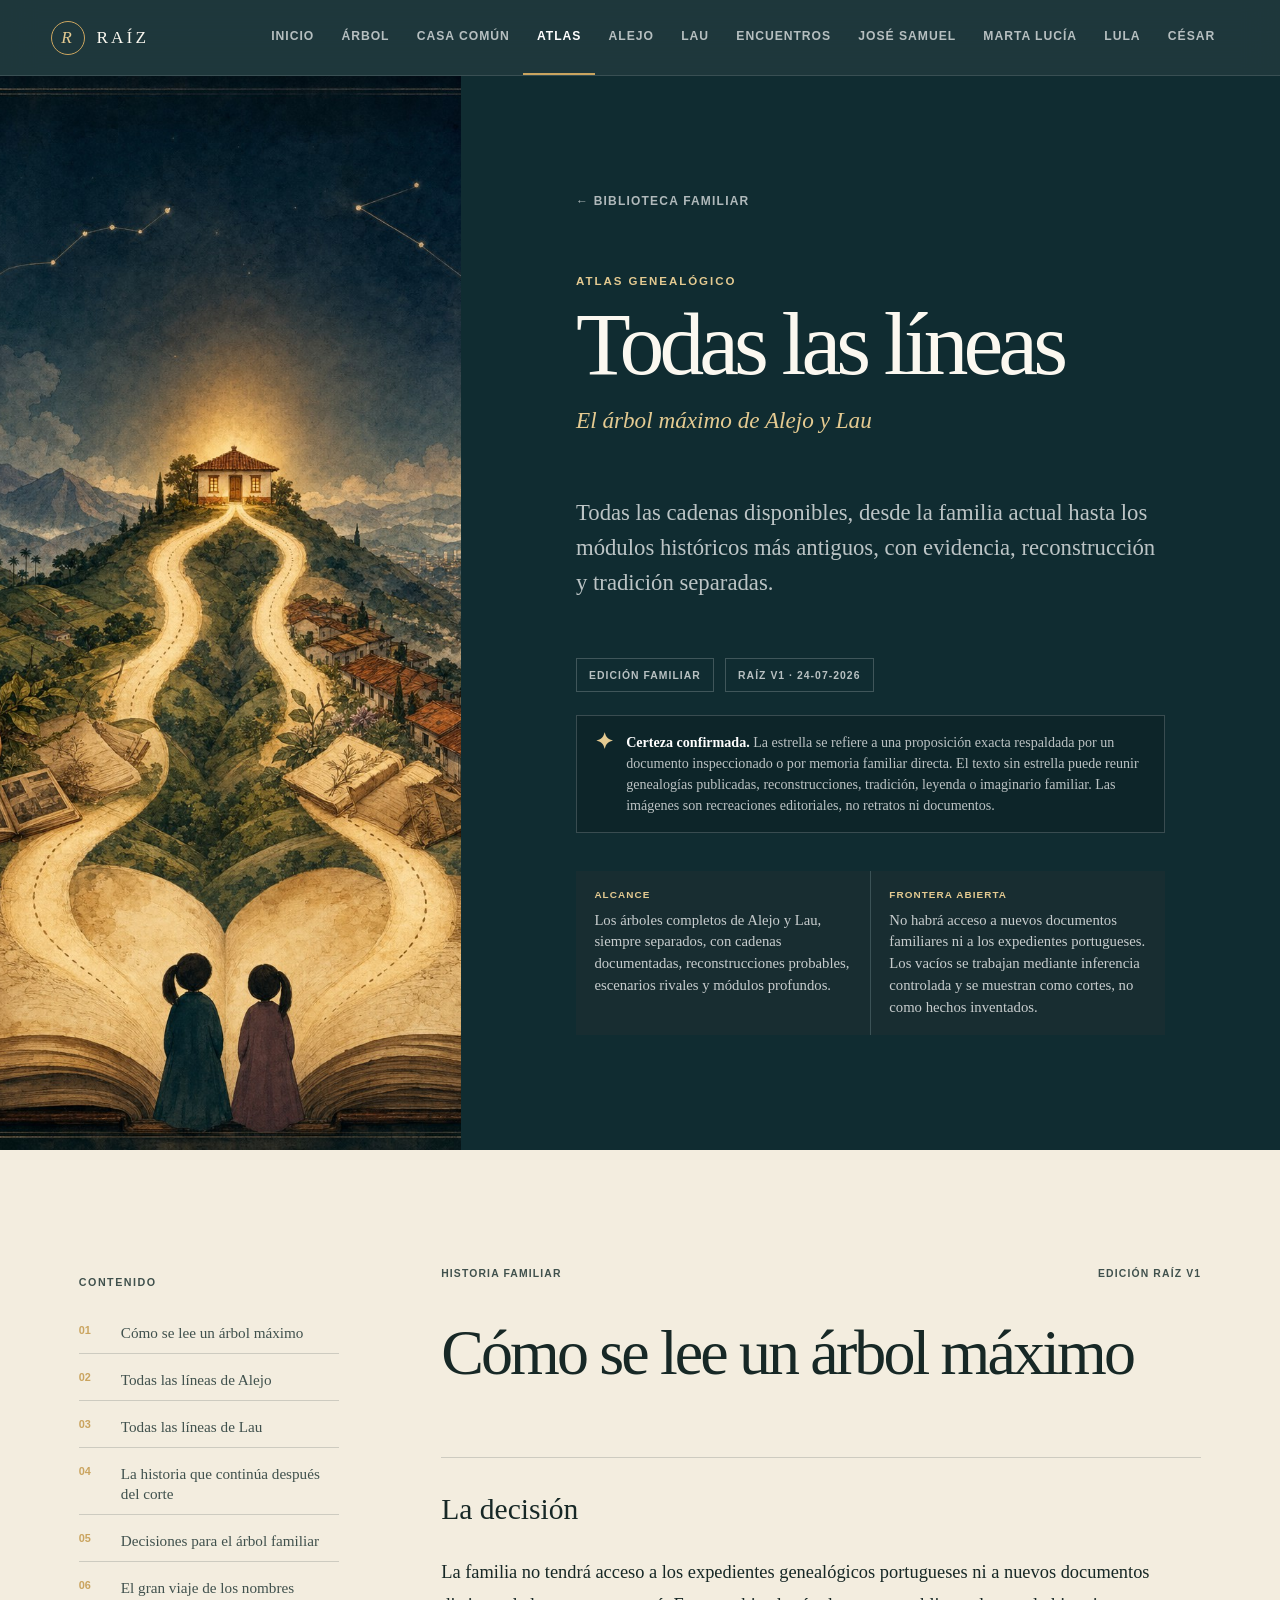
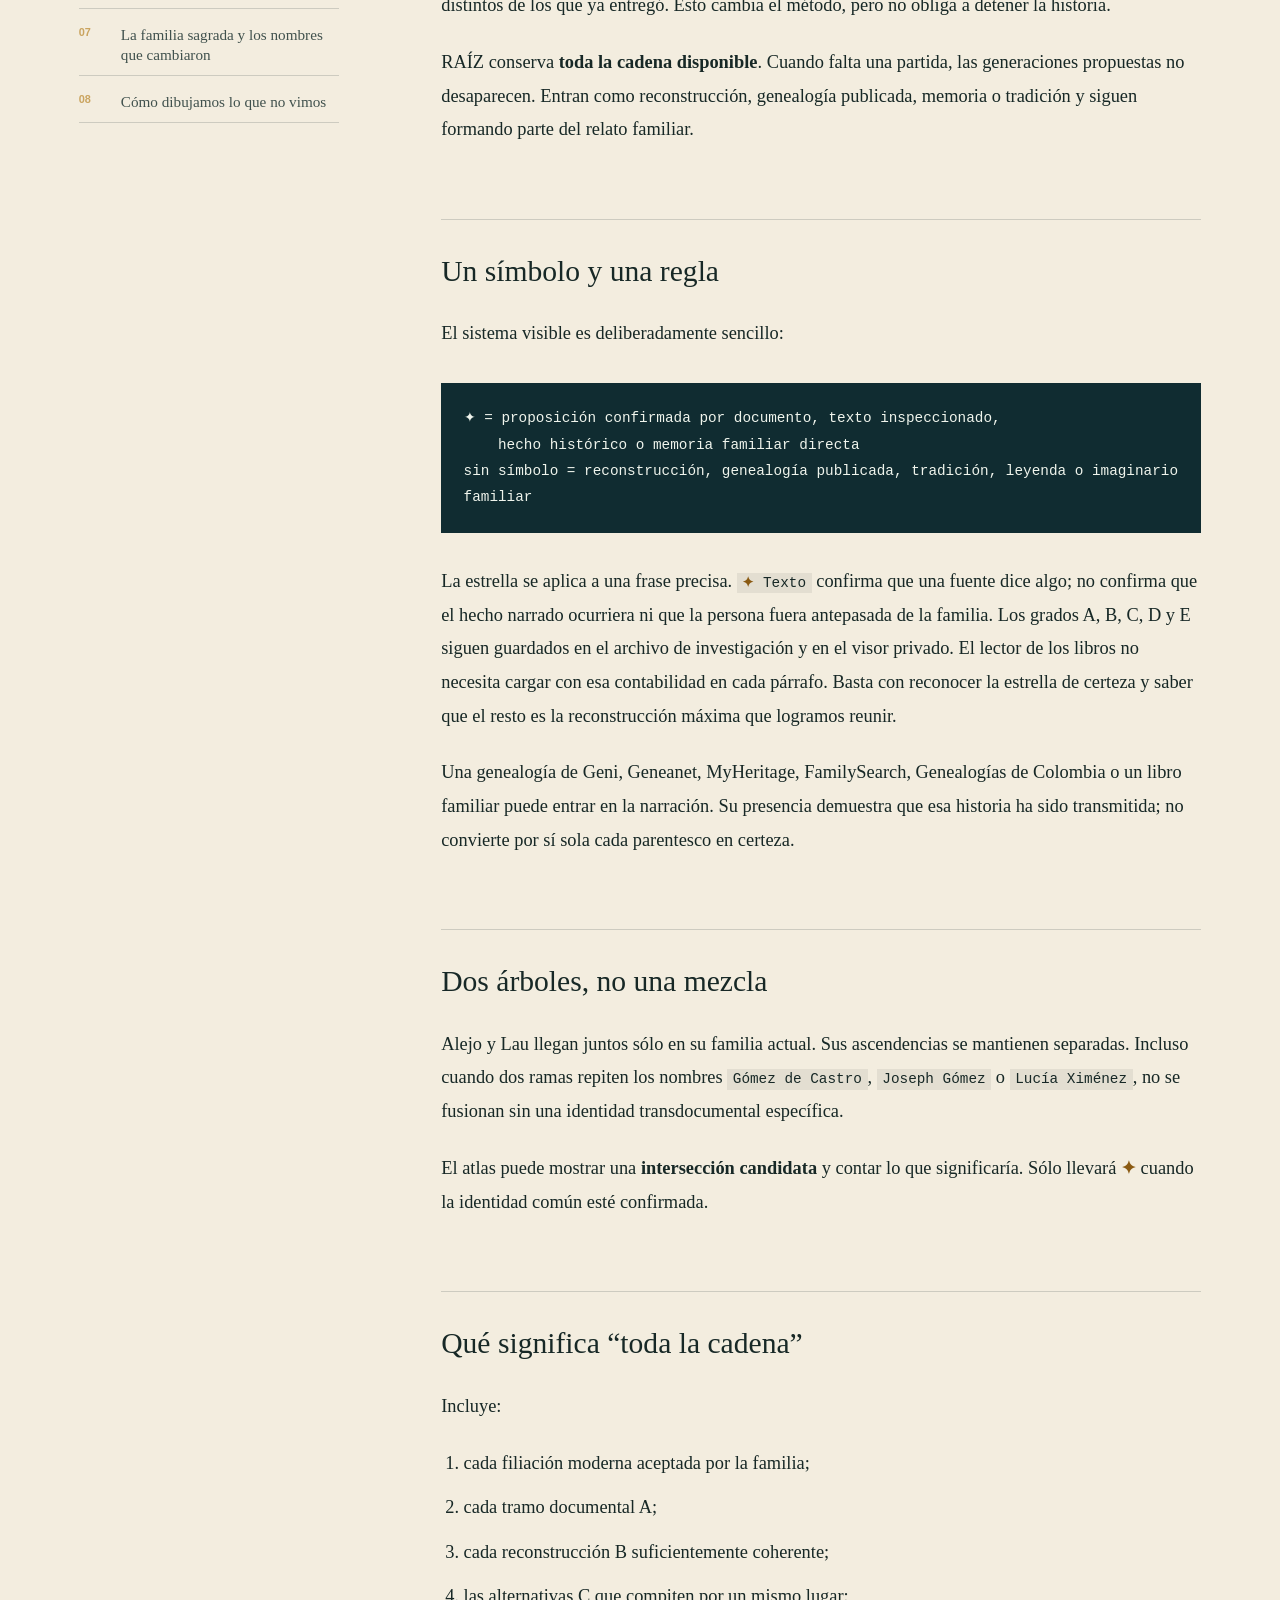
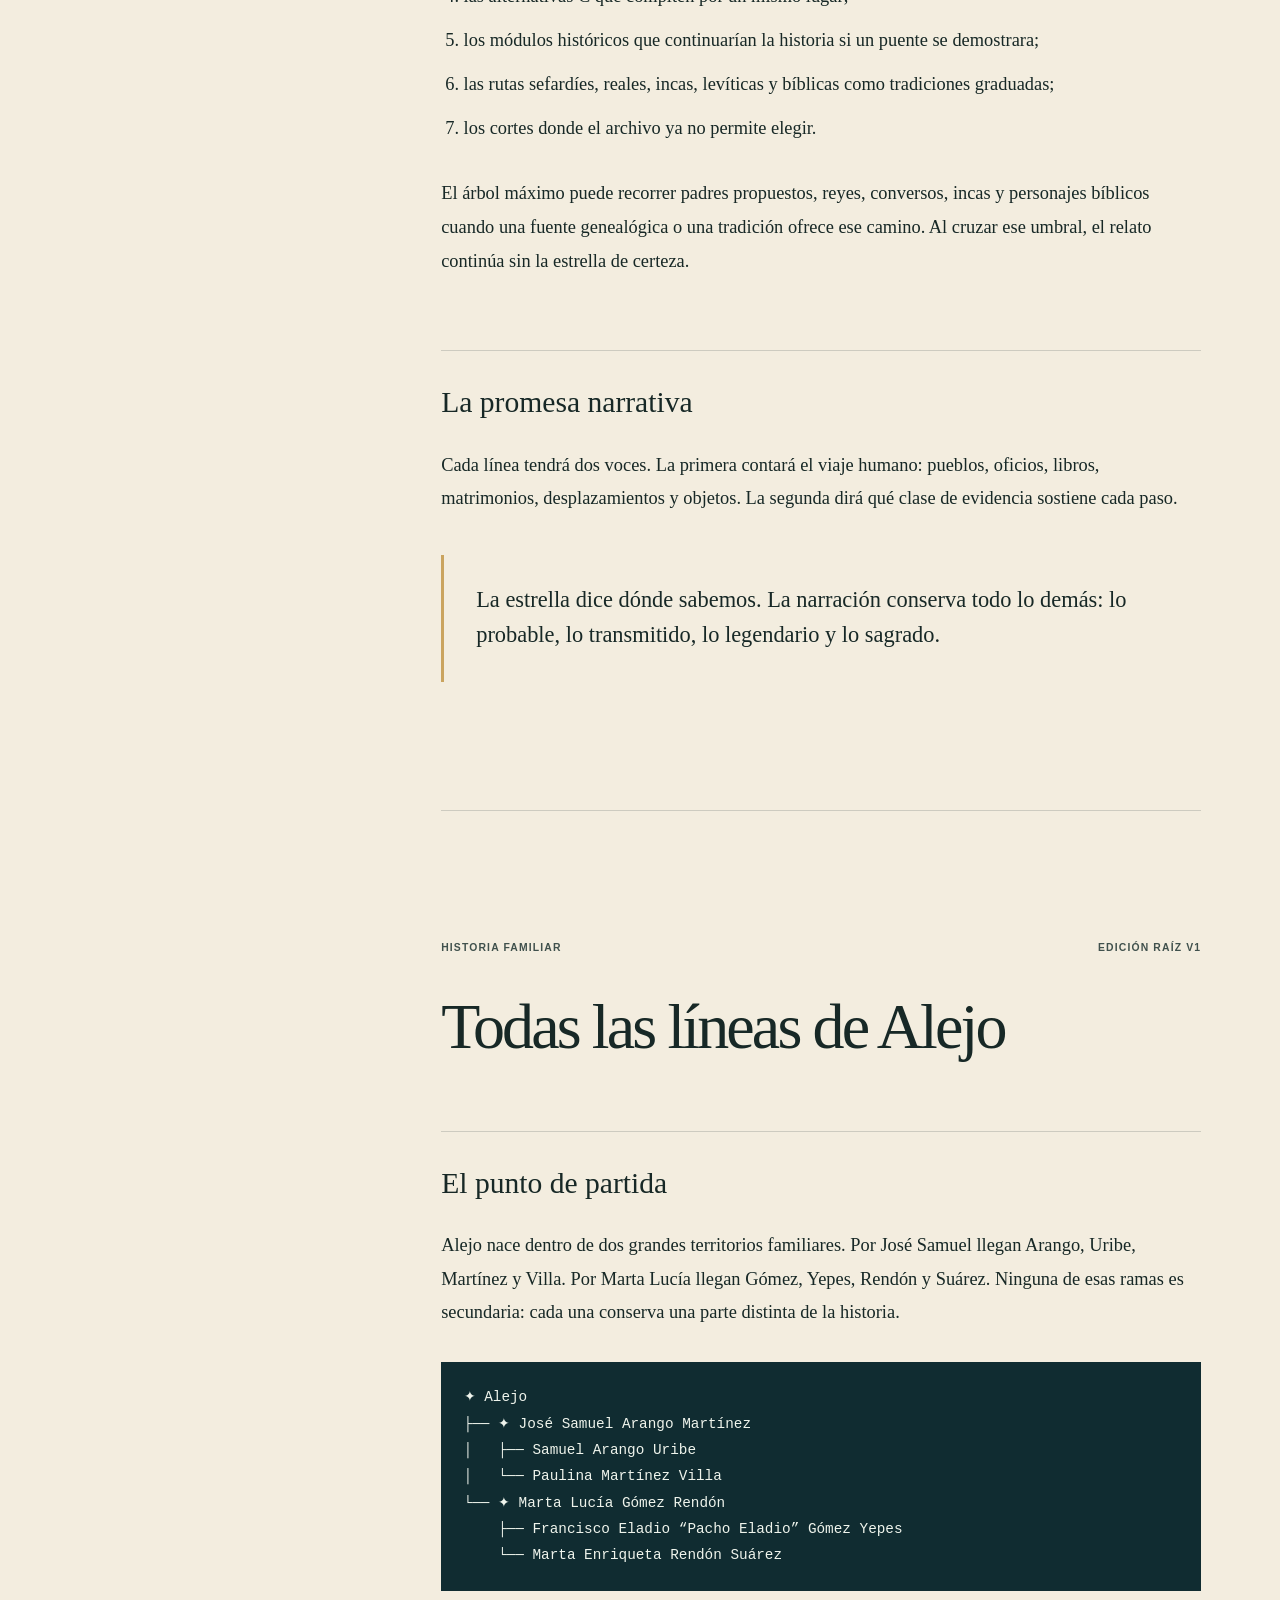
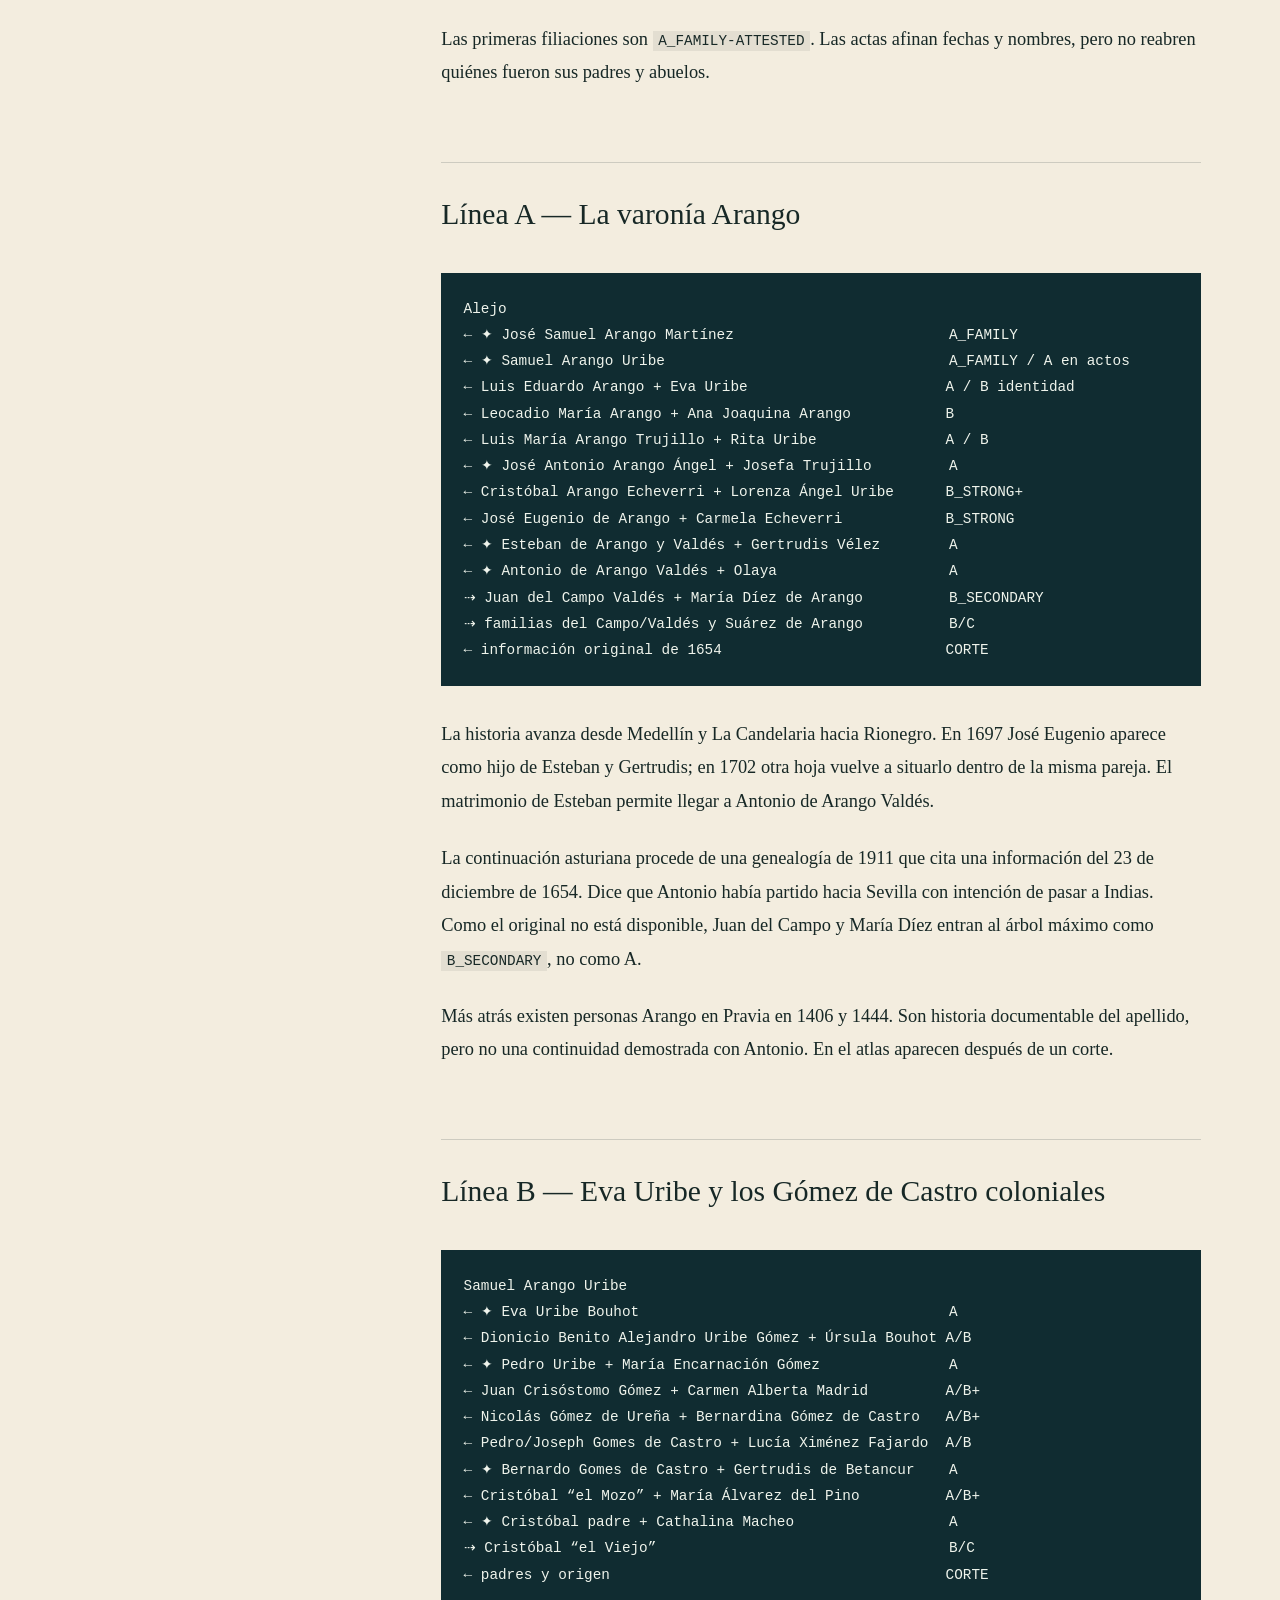
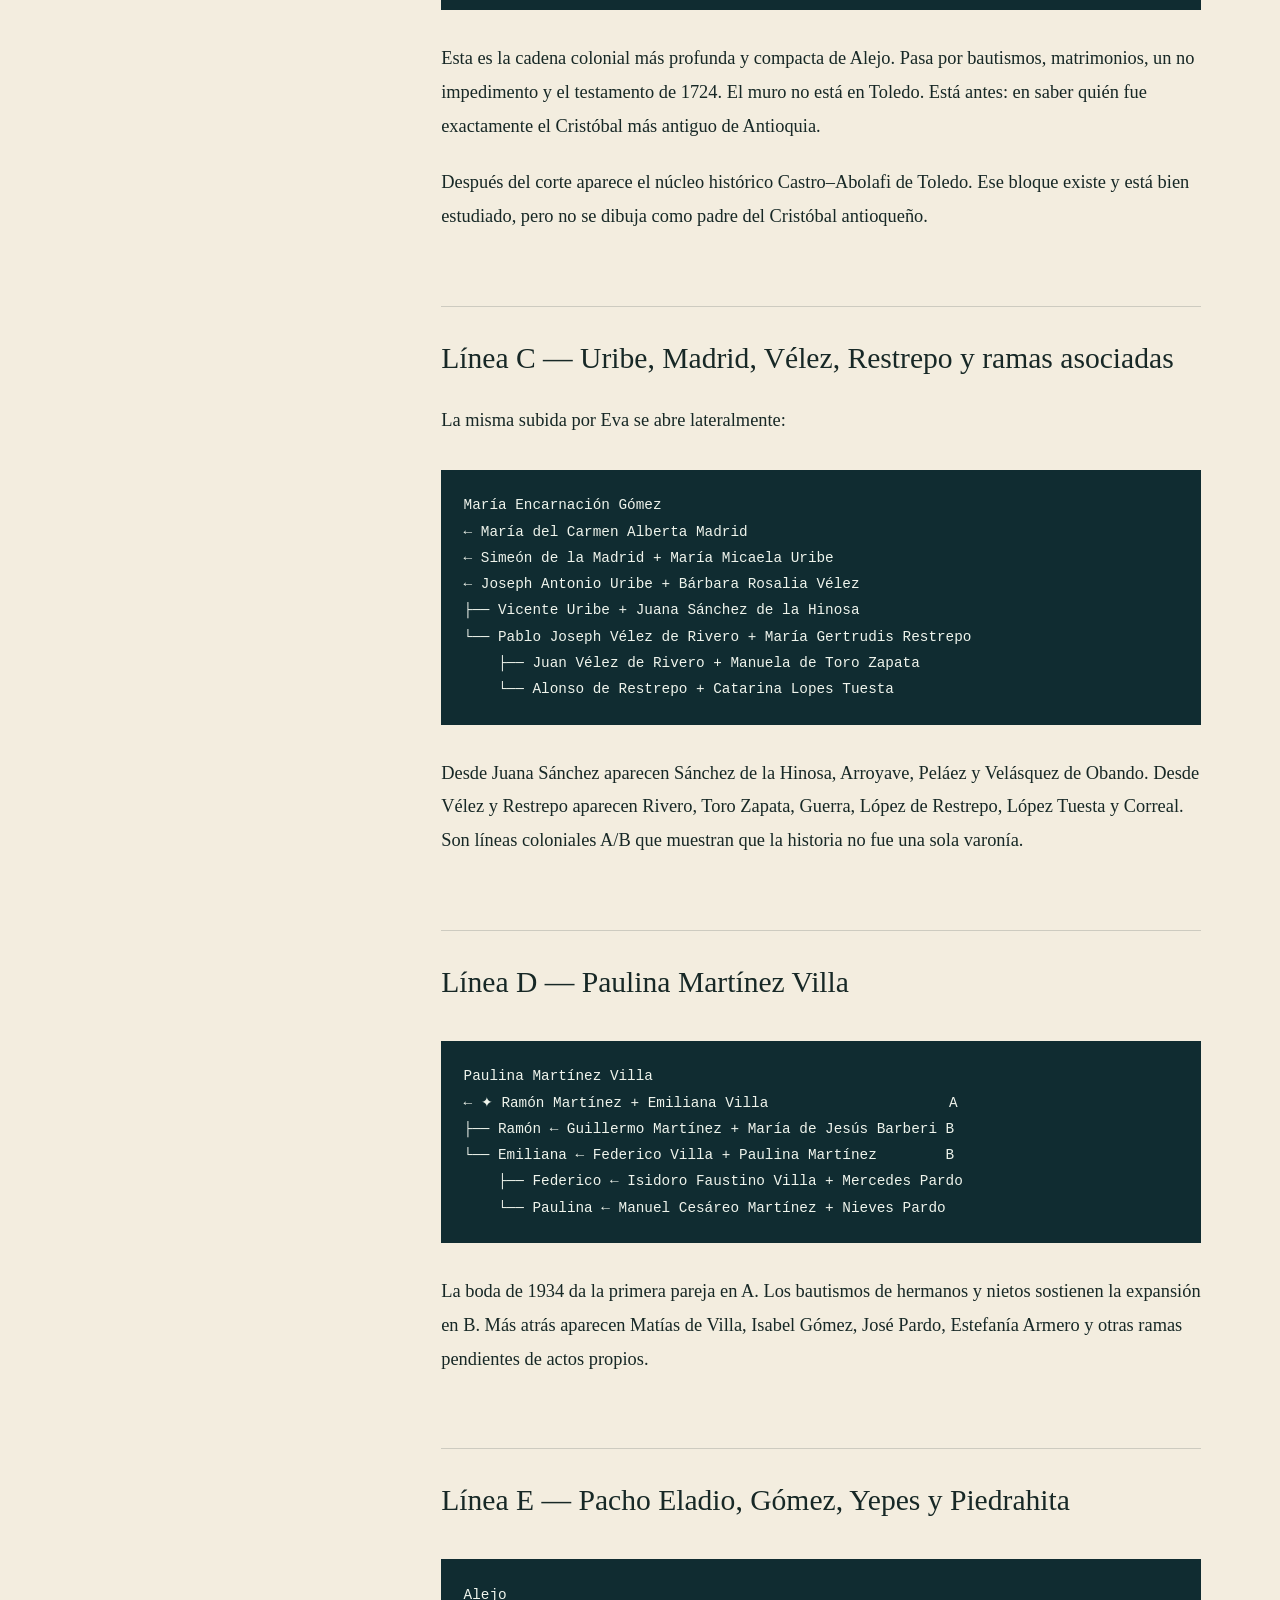
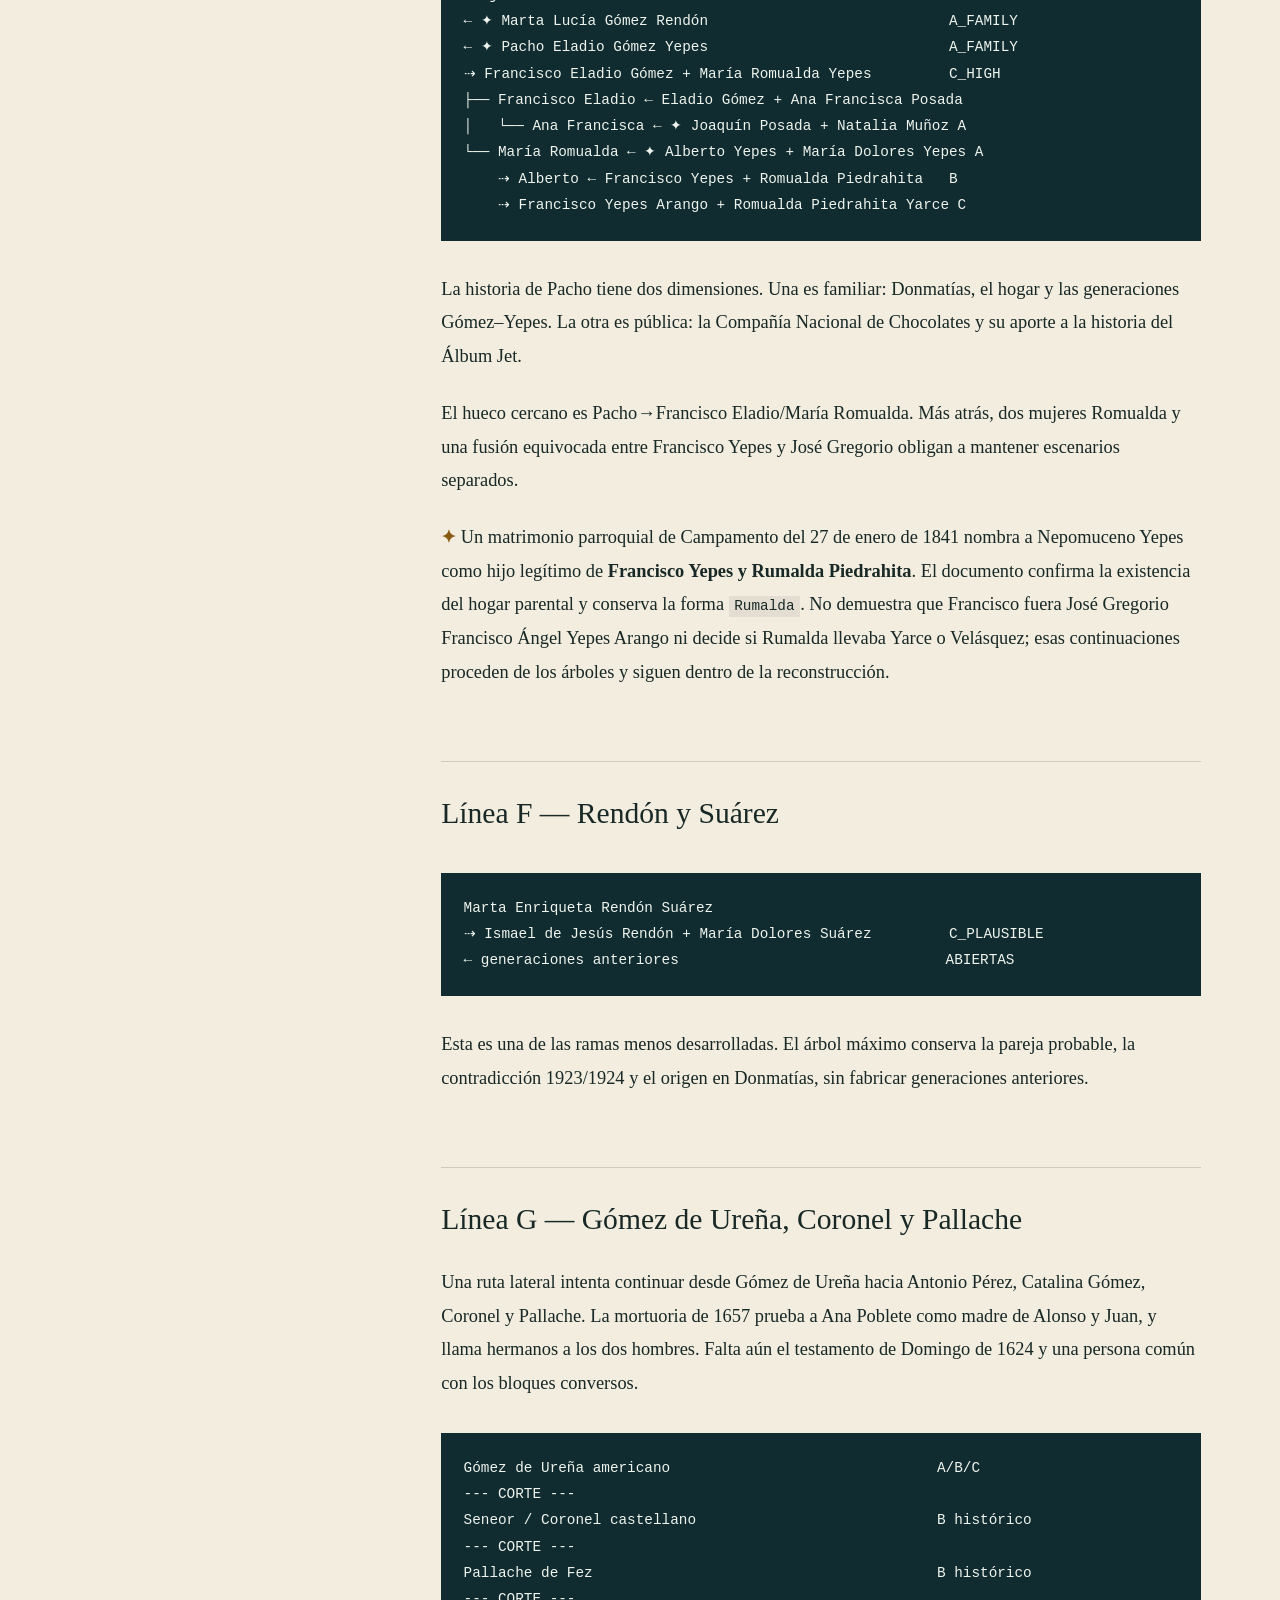
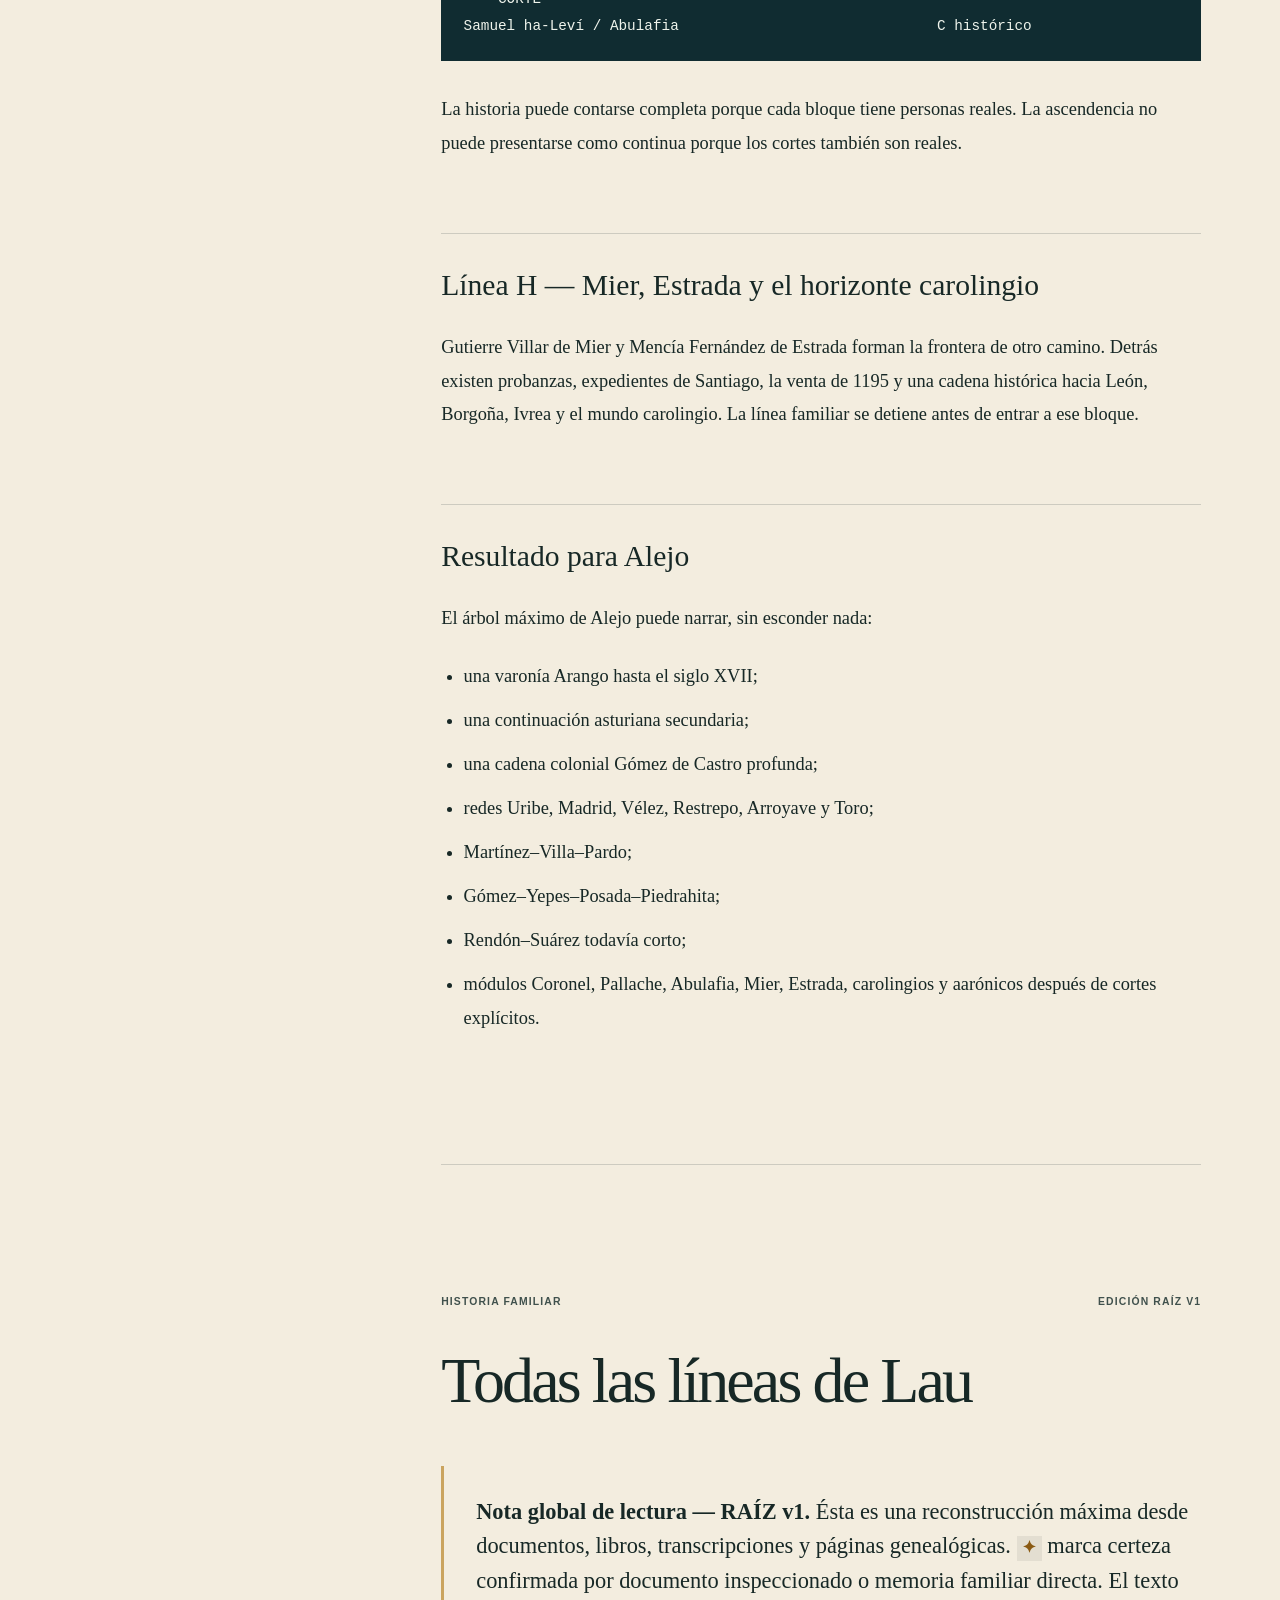
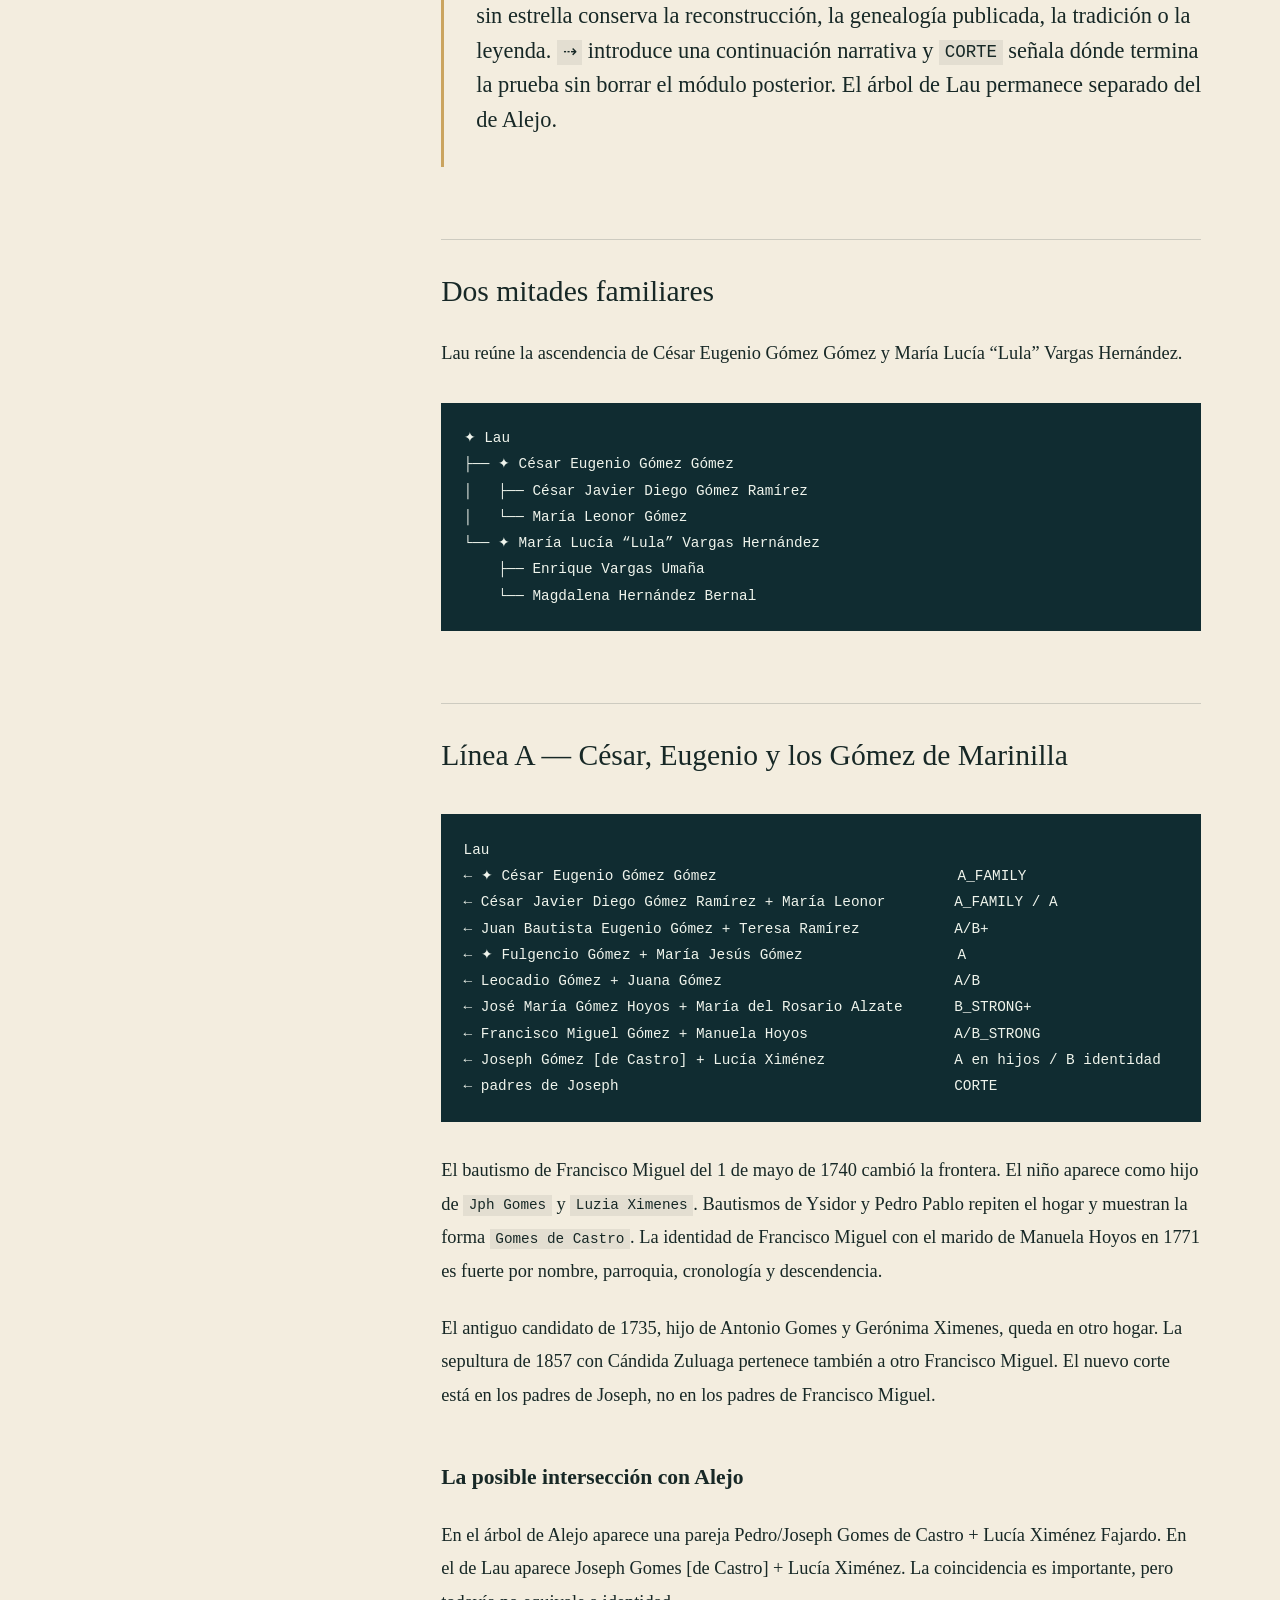
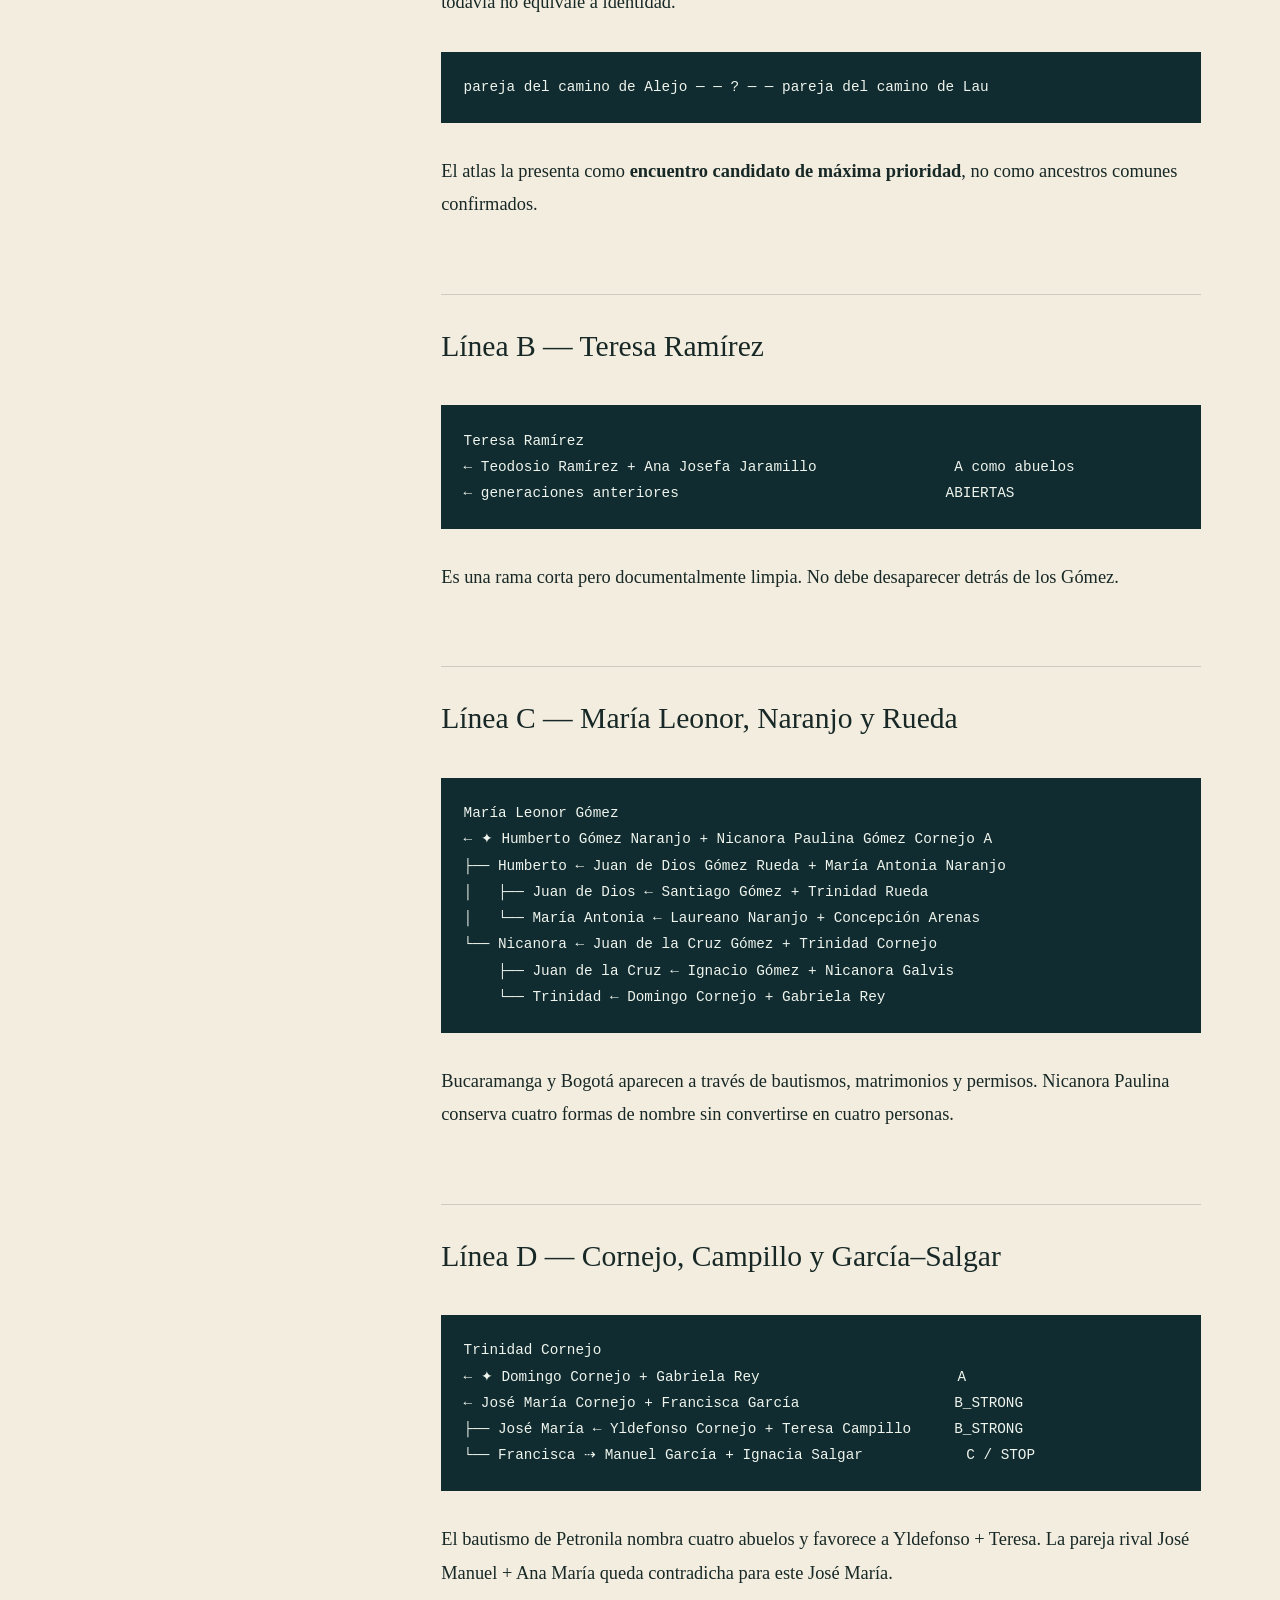
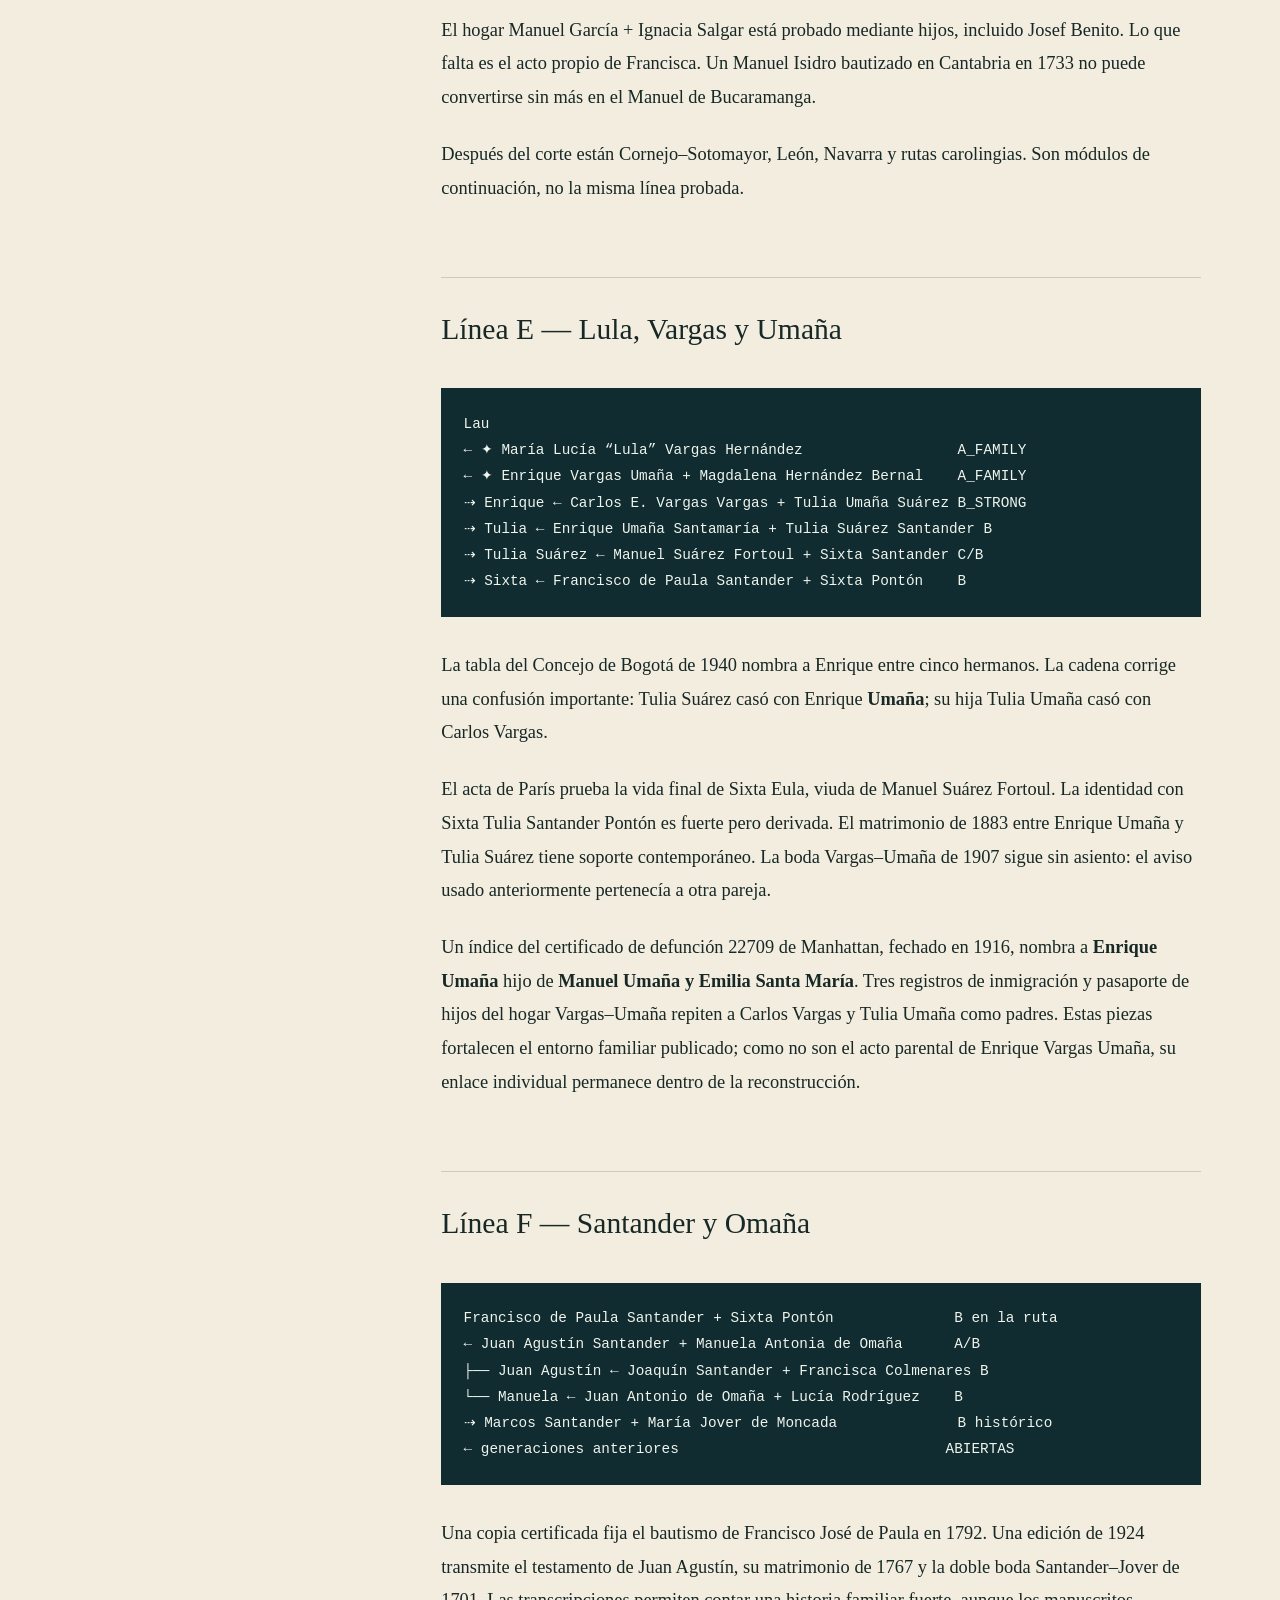
<file: atlas.html>
<!doctype html>
<html lang="es">
<head>
  <meta charset="utf-8">
  <meta name="viewport" content="width=device-width, initial-scale=1">
  <meta name="description" content="Todas las cadenas disponibles, desde la familia actual hasta los módulos históricos más antiguos, con evidencia, reconstrucción y tradición separadas.">
  <meta name="robots" content="noindex,nofollow,noarchive">
  <meta name="theme-color" content="#102c31">
  <link rel="icon" href="assets/favicon.svg" type="image/svg+xml">
  <title>Todas las líneas · RAÍZ</title>
  <link rel="stylesheet" href="assets/styles.css">
  <script defer src="assets/app.js"></script>
</head>
<body>
  <a class="skip-link" href="#contenido">Saltar al contenido</a>
  <div class="reading-progress" aria-hidden="true"><span></span></div>
  <header class="site-header">
    <a class="wordmark" href="index.html" aria-label="RAÍZ, inicio"><span>R</span> RAÍZ</a>
    <button class="menu-toggle" type="button" aria-expanded="false" aria-controls="site-nav">Menú</button>
    <nav id="site-nav" aria-label="Navegación principal"><a href="index.html">Inicio</a><a href="arbol-familiar.html">Árbol</a><a href="libro-maestro.html">Casa común</a><a class="active" href="atlas.html">Atlas</a><a href="alejo.html">Alejo</a><a href="lau.html">Lau</a><a href="encuentros.html">Encuentros</a><a href="jose-samuel.html">José Samuel</a><a href="marta-lucia.html">Marta Lucía</a><a href="lula.html">Lula</a><a href="cesar.html">César</a></nav>
  </header>
  
<main id="contenido" class="book-page accent-gold">
  <section class="book-hero">
    <div class="book-hero-image"><img src="assets/images/main-cover.jpg" alt="" fetchpriority="high"></div>
    <div class="book-hero-copy">
      <a class="back-link" href="index.html">← Biblioteca familiar</a>
      <span class="eyebrow">Atlas genealógico</span>
      <h1>Todas las líneas</h1>
      <p class="book-subtitle">El árbol máximo de Alejo y Lau</p>
      <p class="lede">Todas las cadenas disponibles, desde la familia actual hasta los módulos históricos más antiguos, con evidencia, reconstrucción y tradición separadas.</p>
      <div class="classification"><span>Edición familiar</span><span>RAÍZ v1 · 24-07-2026</span></div>
      <div class="narrative-key"><span class="certainty-mark" aria-hidden="true">✦</span><p><strong>Certeza confirmada.</strong> La estrella se refiere a una proposición exacta respaldada por un documento inspeccionado o por memoria familiar directa. El texto sin estrella puede reunir genealogías publicadas, reconstrucciones, tradición, leyenda o imaginario familiar. Las imágenes son recreaciones editoriales, no retratos ni documentos.</p></div>
<dl class="book-boundary">
        <div><dt>Alcance</dt><dd>Los árboles completos de Alejo y Lau, siempre separados, con cadenas documentadas, reconstrucciones probables, escenarios rivales y módulos profundos.</dd></div>
        <div><dt>Frontera abierta</dt><dd>No habrá acceso a nuevos documentos familiares ni a los expedientes portugueses. Los vacíos se trabajan mediante inferencia controlada y se muestran como cortes, no como hechos inventados.</dd></div>
      </dl>
    </div>
  </section>
  <div class="reader-layout">
    <aside class="chapter-nav" aria-label="Contenido del libro">
      <p>Contenido</p><a href="#capitulo-1"><span>01</span>Cómo se lee un árbol máximo</a><a href="#capitulo-2"><span>02</span>Todas las líneas de Alejo</a><a href="#capitulo-3"><span>03</span>Todas las líneas de Lau</a><a href="#capitulo-4"><span>04</span>La historia que continúa después del corte</a><a href="#capitulo-5"><span>05</span>Decisiones para el árbol familiar</a><a href="#capitulo-6"><span>06</span>El gran viaje de los nombres</a><a href="#capitulo-7"><span>07</span>La familia sagrada y los nombres que cambiaron</a><a href="#capitulo-8"><span>08</span>Cómo dibujamos lo que no vimos</a>
    </aside>
    <div class="chapters"><article class="chapter" id="capitulo-1">
              <div class="chapter-kicker"><span>Historia familiar</span><span>Edición RAÍZ v1</span></div>
              <div class="prose"><h1 id="c-mo-se-lee-un-rbol-m-ximo">Cómo se lee un árbol máximo</h1>
<h2 id="la-decisi-n">La decisión</h2>
<p>La familia no tendrá acceso a los expedientes genealógicos portugueses ni a nuevos documentos distintos de los que ya entregó. Esto cambia el método, pero no obliga a detener la historia.</p>
<p>RAÍZ conserva <strong>toda la cadena disponible</strong>. Cuando falta una partida, las generaciones propuestas no desaparecen. Entran como reconstrucción, genealogía publicada, memoria o tradición y siguen formando parte del relato familiar.</p>
<h2 id="un-s-mbolo-y-una-regla">Un símbolo y una regla</h2>
<p>El sistema visible es deliberadamente sencillo:</p>
<pre><code>✦ = proposición confirmada por documento, texto inspeccionado,
    hecho histórico o memoria familiar directa
sin símbolo = reconstrucción, genealogía publicada, tradición, leyenda o imaginario familiar</code></pre>
<p>La estrella se aplica a una frase precisa. <code><span class="certainty-mark" role="img" aria-label="Certeza confirmada" title="Documento inspeccionado o memoria familiar directa">✦</span> Texto</code> confirma que una fuente dice algo; no confirma que el hecho narrado ocurriera ni que la persona fuera antepasada de la familia. Los grados A, B, C, D y E siguen guardados en el archivo de investigación y en el visor privado. El lector de los libros no necesita cargar con esa contabilidad en cada párrafo. Basta con reconocer la estrella de certeza y saber que el resto es la reconstrucción máxima que logramos reunir.</p>
<p>Una genealogía de Geni, Geneanet, MyHeritage, FamilySearch, Genealogías de Colombia o un libro familiar puede entrar en la narración. Su presencia demuestra que esa historia ha sido transmitida; no convierte por sí sola cada parentesco en certeza.</p>
<h2 id="dos-rboles-no-una-mezcla">Dos árboles, no una mezcla</h2>
<p>Alejo y Lau llegan juntos sólo en su familia actual. Sus ascendencias se mantienen separadas. Incluso cuando dos ramas repiten los nombres <code>Gómez de Castro</code>, <code>Joseph Gómez</code> o <code>Lucía Ximénez</code>, no se fusionan sin una identidad transdocumental específica.</p>
<p>El atlas puede mostrar una <strong>intersección candidata</strong> y contar lo que significaría. Sólo llevará <span class="certainty-mark" role="img" aria-label="Certeza confirmada" title="Documento inspeccionado o memoria familiar directa">✦</span> cuando la identidad común esté confirmada.</p>
<h2 id="qu-significa-toda-la-cadena">Qué significa “toda la cadena”</h2>
<p>Incluye:</p>
<ol>
<li>cada filiación moderna aceptada por la familia;</li>
<li>cada tramo documental A;</li>
<li>cada reconstrucción B suficientemente coherente;</li>
<li>las alternativas C que compiten por un mismo lugar;</li>
<li>los módulos históricos que continuarían la historia si un puente se demostrara;</li>
<li>las rutas sefardíes, reales, incas, levíticas y bíblicas como tradiciones graduadas;</li>
<li>los cortes donde el archivo ya no permite elegir.</li>
</ol>
<p>El árbol máximo puede recorrer padres propuestos, reyes, conversos, incas y personajes bíblicos cuando una fuente genealógica o una tradición ofrece ese camino. Al cruzar ese umbral, el relato continúa sin la estrella de certeza.</p>
<h2 id="la-promesa-narrativa">La promesa narrativa</h2>
<p>Cada línea tendrá dos voces. La primera contará el viaje humano: pueblos, oficios, libros, matrimonios, desplazamientos y objetos. La segunda dirá qué clase de evidencia sostiene cada paso.</p>
<blockquote>La estrella dice dónde sabemos. La narración conserva todo lo demás: lo probable, lo transmitido, lo legendario y lo sagrado.</blockquote></div>
            </article><article class="chapter" id="capitulo-2">
              <div class="chapter-kicker"><span>Historia familiar</span><span>Edición RAÍZ v1</span></div>
              <div class="prose"><h1 id="todas-las-l-neas-de-alejo">Todas las líneas de Alejo</h1>
<h2 id="el-punto-de-partida">El punto de partida</h2>
<p>Alejo nace dentro de dos grandes territorios familiares. Por José Samuel llegan Arango, Uribe, Martínez y Villa. Por Marta Lucía llegan Gómez, Yepes, Rendón y Suárez. Ninguna de esas ramas es secundaria: cada una conserva una parte distinta de la historia.</p>
<pre><code>✦ Alejo
├── ✦ José Samuel Arango Martínez
│   ├── Samuel Arango Uribe
│   └── Paulina Martínez Villa
└── ✦ Marta Lucía Gómez Rendón
    ├── Francisco Eladio “Pacho Eladio” Gómez Yepes
    └── Marta Enriqueta Rendón Suárez</code></pre>
<p>Las primeras filiaciones son <code>A_FAMILY-ATTESTED</code>. Las actas afinan fechas y nombres, pero no reabren quiénes fueron sus padres y abuelos.</p>
<h2 id="l-nea-a-la-varon-a-arango">Línea A — La varonía Arango</h2>
<pre><code>Alejo
← ✦ José Samuel Arango Martínez                         A_FAMILY
← ✦ Samuel Arango Uribe                                 A_FAMILY / A en actos
← Luis Eduardo Arango + Eva Uribe                       A / B identidad
← Leocadio María Arango + Ana Joaquina Arango           B
← Luis María Arango Trujillo + Rita Uribe               A / B
← ✦ José Antonio Arango Ángel + Josefa Trujillo         A
← Cristóbal Arango Echeverri + Lorenza Ángel Uribe      B_STRONG+
← José Eugenio de Arango + Carmela Echeverri            B_STRONG
← ✦ Esteban de Arango y Valdés + Gertrudis Vélez        A
← ✦ Antonio de Arango Valdés + Olaya                    A
⇢ Juan del Campo Valdés + María Díez de Arango          B_SECONDARY
⇢ familias del Campo/Valdés y Suárez de Arango          B/C
← información original de 1654                          CORTE</code></pre>
<p>La historia avanza desde Medellín y La Candelaria hacia Rionegro. En 1697 José Eugenio aparece como hijo de Esteban y Gertrudis; en 1702 otra hoja vuelve a situarlo dentro de la misma pareja. El matrimonio de Esteban permite llegar a Antonio de Arango Valdés.</p>
<p>La continuación asturiana procede de una genealogía de 1911 que cita una información del 23 de diciembre de 1654. Dice que Antonio había partido hacia Sevilla con intención de pasar a Indias. Como el original no está disponible, Juan del Campo y María Díez entran al árbol máximo como <code>B_SECONDARY</code>, no como A.</p>
<p>Más atrás existen personas Arango en Pravia en 1406 y 1444. Son historia documentable del apellido, pero no una continuidad demostrada con Antonio. En el atlas aparecen después de un corte.</p>
<h2 id="l-nea-b-eva-uribe-y-los-g-mez-de-castro-coloniales">Línea B — Eva Uribe y los Gómez de Castro coloniales</h2>
<pre><code>Samuel Arango Uribe
← ✦ Eva Uribe Bouhot                                    A
← Dionicio Benito Alejandro Uribe Gómez + Úrsula Bouhot A/B
← ✦ Pedro Uribe + María Encarnación Gómez               A
← Juan Crisóstomo Gómez + Carmen Alberta Madrid         A/B+
← Nicolás Gómez de Ureña + Bernardina Gómez de Castro   A/B+
← Pedro/Joseph Gomes de Castro + Lucía Ximénez Fajardo  A/B
← ✦ Bernardo Gomes de Castro + Gertrudis de Betancur    A
← Cristóbal “el Mozo” + María Álvarez del Pino          A/B+
← ✦ Cristóbal padre + Cathalina Macheo                  A
⇢ Cristóbal “el Viejo”                                  B/C
← padres y origen                                       CORTE</code></pre>
<p>Esta es la cadena colonial más profunda y compacta de Alejo. Pasa por bautismos, matrimonios, un no impedimento y el testamento de 1724. El muro no está en Toledo. Está antes: en saber quién fue exactamente el Cristóbal más antiguo de Antioquia.</p>
<p>Después del corte aparece el núcleo histórico Castro–Abolafi de Toledo. Ese bloque existe y está bien estudiado, pero no se dibuja como padre del Cristóbal antioqueño.</p>
<h2 id="l-nea-c-uribe-madrid-v-lez-restrepo-y-ramas-asociadas">Línea C — Uribe, Madrid, Vélez, Restrepo y ramas asociadas</h2>
<p>La misma subida por Eva se abre lateralmente:</p>
<pre><code>María Encarnación Gómez
← María del Carmen Alberta Madrid
← Simeón de la Madrid + María Micaela Uribe
← Joseph Antonio Uribe + Bárbara Rosalia Vélez
├── Vicente Uribe + Juana Sánchez de la Hinosa
└── Pablo Joseph Vélez de Rivero + María Gertrudis Restrepo
    ├── Juan Vélez de Rivero + Manuela de Toro Zapata
    └── Alonso de Restrepo + Catarina Lopes Tuesta</code></pre>
<p>Desde Juana Sánchez aparecen Sánchez de la Hinosa, Arroyave, Peláez y Velásquez de Obando. Desde Vélez y Restrepo aparecen Rivero, Toro Zapata, Guerra, López de Restrepo, López Tuesta y Correal. Son líneas coloniales A/B que muestran que la historia no fue una sola varonía.</p>
<h2 id="l-nea-d-paulina-mart-nez-villa">Línea D — Paulina Martínez Villa</h2>
<pre><code>Paulina Martínez Villa
← ✦ Ramón Martínez + Emiliana Villa                     A
├── Ramón ← Guillermo Martínez + María de Jesús Barberi B
└── Emiliana ← Federico Villa + Paulina Martínez        B
    ├── Federico ← Isidoro Faustino Villa + Mercedes Pardo
    └── Paulina ← Manuel Cesáreo Martínez + Nieves Pardo</code></pre>
<p>La boda de 1934 da la primera pareja en A. Los bautismos de hermanos y nietos sostienen la expansión en B. Más atrás aparecen Matías de Villa, Isabel Gómez, José Pardo, Estefanía Armero y otras ramas pendientes de actos propios.</p>
<h2 id="l-nea-e-pacho-eladio-g-mez-yepes-y-piedrahita">Línea E — Pacho Eladio, Gómez, Yepes y Piedrahita</h2>
<pre><code>Alejo
← ✦ Marta Lucía Gómez Rendón                            A_FAMILY
← ✦ Pacho Eladio Gómez Yepes                            A_FAMILY
⇢ Francisco Eladio Gómez + María Romualda Yepes         C_HIGH
├── Francisco Eladio ← Eladio Gómez + Ana Francisca Posada
│   └── Ana Francisca ← ✦ Joaquín Posada + Natalia Muñoz A
└── María Romualda ← ✦ Alberto Yepes + María Dolores Yepes A
    ⇢ Alberto ← Francisco Yepes + Romualda Piedrahita   B
    ⇢ Francisco Yepes Arango + Romualda Piedrahita Yarce C</code></pre>
<p>La historia de Pacho tiene dos dimensiones. Una es familiar: Donmatías, el hogar y las generaciones Gómez–Yepes. La otra es pública: la Compañía Nacional de Chocolates y su aporte a la historia del Álbum Jet.</p>
<p>El hueco cercano es Pacho→Francisco Eladio/María Romualda. Más atrás, dos mujeres Romualda y una fusión equivocada entre Francisco Yepes y José Gregorio obligan a mantener escenarios separados.</p>
<p><span class="certainty-mark" role="img" aria-label="Certeza confirmada" title="Documento inspeccionado o memoria familiar directa">✦</span> Un matrimonio parroquial de Campamento del 27 de enero de 1841 nombra a Nepomuceno Yepes como hijo legítimo de <strong>Francisco Yepes y Rumalda Piedrahita</strong>. El documento confirma la existencia del hogar parental y conserva la forma <code>Rumalda</code>. No demuestra que Francisco fuera José Gregorio Francisco Ángel Yepes Arango ni decide si Rumalda llevaba Yarce o Velásquez; esas continuaciones proceden de los árboles y siguen dentro de la reconstrucción.</p>
<h2 id="l-nea-f-rend-n-y-su-rez">Línea F — Rendón y Suárez</h2>
<pre><code>Marta Enriqueta Rendón Suárez
⇢ Ismael de Jesús Rendón + María Dolores Suárez         C_PLAUSIBLE
← generaciones anteriores                               ABIERTAS</code></pre>
<p>Esta es una de las ramas menos desarrolladas. El árbol máximo conserva la pareja probable, la contradicción 1923/1924 y el origen en Donmatías, sin fabricar generaciones anteriores.</p>
<h2 id="l-nea-g-g-mez-de-ure-a-coronel-y-pallache">Línea G — Gómez de Ureña, Coronel y Pallache</h2>
<p>Una ruta lateral intenta continuar desde Gómez de Ureña hacia Antonio Pérez, Catalina Gómez, Coronel y Pallache. La mortuoria de 1657 prueba a Ana Poblete como madre de Alonso y Juan, y llama hermanos a los dos hombres. Falta aún el testamento de Domingo de 1624 y una persona común con los bloques conversos.</p>
<pre><code>Gómez de Ureña americano                               A/B/C
--- CORTE ---
Seneor / Coronel castellano                            B histórico
--- CORTE ---
Pallache de Fez                                        B histórico
--- CORTE ---
Samuel ha-Leví / Abulafia                              C histórico</code></pre>
<p>La historia puede contarse completa porque cada bloque tiene personas reales. La ascendencia no puede presentarse como continua porque los cortes también son reales.</p>
<h2 id="l-nea-h-mier-estrada-y-el-horizonte-carolingio">Línea H — Mier, Estrada y el horizonte carolingio</h2>
<p>Gutierre Villar de Mier y Mencía Fernández de Estrada forman la frontera de otro camino. Detrás existen probanzas, expedientes de Santiago, la venta de 1195 y una cadena histórica hacia León, Borgoña, Ivrea y el mundo carolingio. La línea familiar se detiene antes de entrar a ese bloque.</p>
<h2 id="resultado-para-alejo">Resultado para Alejo</h2>
<p>El árbol máximo de Alejo puede narrar, sin esconder nada:</p>
<ul>
<li>una varonía Arango hasta el siglo XVII;</li>
<li>una continuación asturiana secundaria;</li>
<li>una cadena colonial Gómez de Castro profunda;</li>
<li>redes Uribe, Madrid, Vélez, Restrepo, Arroyave y Toro;</li>
<li>Martínez–Villa–Pardo;</li>
<li>Gómez–Yepes–Posada–Piedrahita;</li>
<li>Rendón–Suárez todavía corto;</li>
<li>módulos Coronel, Pallache, Abulafia, Mier, Estrada, carolingios y aarónicos después de cortes explícitos.</li>
</ul></div>
            </article><article class="chapter" id="capitulo-3">
              <div class="chapter-kicker"><span>Historia familiar</span><span>Edición RAÍZ v1</span></div>
              <div class="prose"><h1 id="todas-las-l-neas-de-lau">Todas las líneas de Lau</h1>
<blockquote><strong>Nota global de lectura — RAÍZ v1.</strong> Ésta es una reconstrucción máxima desde documentos, libros, transcripciones y páginas genealógicas. <code><span class="certainty-mark" role="img" aria-label="Certeza confirmada" title="Documento inspeccionado o memoria familiar directa">✦</span></code> marca certeza confirmada por documento inspeccionado o memoria familiar directa. El texto sin estrella conserva la reconstrucción, la genealogía publicada, la tradición o la leyenda. <code>⇢</code> introduce una continuación narrativa y <code>CORTE</code> señala dónde termina la prueba sin borrar el módulo posterior. El árbol de Lau permanece separado del de Alejo.</blockquote>
<h2 id="dos-mitades-familiares">Dos mitades familiares</h2>
<p>Lau reúne la ascendencia de César Eugenio Gómez Gómez y María Lucía “Lula” Vargas Hernández.</p>
<pre><code>✦ Lau
├── ✦ César Eugenio Gómez Gómez
│   ├── César Javier Diego Gómez Ramírez
│   └── María Leonor Gómez
└── ✦ María Lucía “Lula” Vargas Hernández
    ├── Enrique Vargas Umaña
    └── Magdalena Hernández Bernal</code></pre>
<h2 id="l-nea-a-c-sar-eugenio-y-los-g-mez-de-marinilla">Línea A — César, Eugenio y los Gómez de Marinilla</h2>
<pre><code>Lau
← ✦ César Eugenio Gómez Gómez                            A_FAMILY
← César Javier Diego Gómez Ramírez + María Leonor        A_FAMILY / A
← Juan Bautista Eugenio Gómez + Teresa Ramírez           A/B+
← ✦ Fulgencio Gómez + María Jesús Gómez                  A
← Leocadio Gómez + Juana Gómez                           A/B
← José María Gómez Hoyos + María del Rosario Alzate      B_STRONG+
← Francisco Miguel Gómez + Manuela Hoyos                 A/B_STRONG
← Joseph Gómez [de Castro] + Lucía Ximénez               A en hijos / B identidad
← padres de Joseph                                       CORTE</code></pre>
<p>El bautismo de Francisco Miguel del 1 de mayo de 1740 cambió la frontera. El niño aparece como hijo de <code>Jph Gomes</code> y <code>Luzia Ximenes</code>. Bautismos de Ysidor y Pedro Pablo repiten el hogar y muestran la forma <code>Gomes de Castro</code>. La identidad de Francisco Miguel con el marido de Manuela Hoyos en 1771 es fuerte por nombre, parroquia, cronología y descendencia.</p>
<p>El antiguo candidato de 1735, hijo de Antonio Gomes y Gerónima Ximenes, queda en otro hogar. La sepultura de 1857 con Cándida Zuluaga pertenece también a otro Francisco Miguel. El nuevo corte está en los padres de Joseph, no en los padres de Francisco Miguel.</p>
<h3 id="la-posible-intersecci-n-con-alejo">La posible intersección con Alejo</h3>
<p>En el árbol de Alejo aparece una pareja Pedro/Joseph Gomes de Castro + Lucía Ximénez Fajardo. En el de Lau aparece Joseph Gomes [de Castro] + Lucía Ximénez. La coincidencia es importante, pero todavía no equivale a identidad.</p>
<pre><code>pareja del camino de Alejo ─ ─ ? ─ ─ pareja del camino de Lau</code></pre>
<p>El atlas la presenta como <strong>encuentro candidato de máxima prioridad</strong>, no como ancestros comunes confirmados.</p>
<h2 id="l-nea-b-teresa-ram-rez">Línea B — Teresa Ramírez</h2>
<pre><code>Teresa Ramírez
← Teodosio Ramírez + Ana Josefa Jaramillo                A como abuelos
← generaciones anteriores                               ABIERTAS</code></pre>
<p>Es una rama corta pero documentalmente limpia. No debe desaparecer detrás de los Gómez.</p>
<h2 id="l-nea-c-mar-a-leonor-naranjo-y-rueda">Línea C — María Leonor, Naranjo y Rueda</h2>
<pre><code>María Leonor Gómez
← ✦ Humberto Gómez Naranjo + Nicanora Paulina Gómez Cornejo A
├── Humberto ← Juan de Dios Gómez Rueda + María Antonia Naranjo
│   ├── Juan de Dios ← Santiago Gómez + Trinidad Rueda
│   └── María Antonia ← Laureano Naranjo + Concepción Arenas
└── Nicanora ← Juan de la Cruz Gómez + Trinidad Cornejo
    ├── Juan de la Cruz ← Ignacio Gómez + Nicanora Galvis
    └── Trinidad ← Domingo Cornejo + Gabriela Rey</code></pre>
<p>Bucaramanga y Bogotá aparecen a través de bautismos, matrimonios y permisos. Nicanora Paulina conserva cuatro formas de nombre sin convertirse en cuatro personas.</p>
<h2 id="l-nea-d-cornejo-campillo-y-garc-a-salgar">Línea D — Cornejo, Campillo y García–Salgar</h2>
<pre><code>Trinidad Cornejo
← ✦ Domingo Cornejo + Gabriela Rey                       A
← José María Cornejo + Francisca García                  B_STRONG
├── José María ← Yldefonso Cornejo + Teresa Campillo     B_STRONG
└── Francisca ⇢ Manuel García + Ignacia Salgar            C / STOP</code></pre>
<p>El bautismo de Petronila nombra cuatro abuelos y favorece a Yldefonso + Teresa. La pareja rival José Manuel + Ana María queda contradicha para este José María.</p>
<p>El hogar Manuel García + Ignacia Salgar está probado mediante hijos, incluido Josef Benito. Lo que falta es el acto propio de Francisca. Un Manuel Isidro bautizado en Cantabria en 1733 no puede convertirse sin más en el Manuel de Bucaramanga.</p>
<p>Después del corte están Cornejo–Sotomayor, León, Navarra y rutas carolingias. Son módulos de continuación, no la misma línea probada.</p>
<h2 id="l-nea-e-lula-vargas-y-uma-a">Línea E — Lula, Vargas y Umaña</h2>
<pre><code>Lau
← ✦ María Lucía “Lula” Vargas Hernández                  A_FAMILY
← ✦ Enrique Vargas Umaña + Magdalena Hernández Bernal    A_FAMILY
⇢ Enrique ← Carlos E. Vargas Vargas + Tulia Umaña Suárez B_STRONG
⇢ Tulia ← Enrique Umaña Santamaría + Tulia Suárez Santander B
⇢ Tulia Suárez ← Manuel Suárez Fortoul + Sixta Santander C/B
⇢ Sixta ← Francisco de Paula Santander + Sixta Pontón    B</code></pre>
<p>La tabla del Concejo de Bogotá de 1940 nombra a Enrique entre cinco hermanos. La cadena corrige una confusión importante: Tulia Suárez casó con Enrique <strong>Umaña</strong>; su hija Tulia Umaña casó con Carlos Vargas.</p>
<p>El acta de París prueba la vida final de Sixta Eula, viuda de Manuel Suárez Fortoul. La identidad con Sixta Tulia Santander Pontón es fuerte pero derivada. El matrimonio de 1883 entre Enrique Umaña y Tulia Suárez tiene soporte contemporáneo. La boda Vargas–Umaña de 1907 sigue sin asiento: el aviso usado anteriormente pertenecía a otra pareja.</p>
<p>Un índice del certificado de defunción 22709 de Manhattan, fechado en 1916, nombra a <strong>Enrique Umaña</strong> hijo de <strong>Manuel Umaña y Emilia Santa María</strong>. Tres registros de inmigración y pasaporte de hijos del hogar Vargas–Umaña repiten a Carlos Vargas y Tulia Umaña como padres. Estas piezas fortalecen el entorno familiar publicado; como no son el acto parental de Enrique Vargas Umaña, su enlace individual permanece dentro de la reconstrucción.</p>
<h2 id="l-nea-f-santander-y-oma-a">Línea F — Santander y Omaña</h2>
<pre><code>Francisco de Paula Santander + Sixta Pontón              B en la ruta
← Juan Agustín Santander + Manuela Antonia de Omaña      A/B
├── Juan Agustín ← Joaquín Santander + Francisca Colmenares B
└── Manuela ← Juan Antonio de Omaña + Lucía Rodríguez    B
⇢ Marcos Santander + María Jover de Moncada              B histórico
← generaciones anteriores                               ABIERTAS</code></pre>
<p>Una copia certificada fija el bautismo de Francisco José de Paula en 1792. Una edición de 1924 transmite el testamento de Juan Agustín, su matrimonio de 1767 y la doble boda Santander–Jover de 1701. Las transcripciones permiten contar una historia familiar fuerte, aunque los manuscritos subyacentes no estén disponibles.</p>
<p>Más atrás aparecen Omaña, Jover, Palencia y rutas propuestas hacia León. El atlas las muestra después de una transición condicional.</p>
<h2 id="l-nea-g-magdalena-hern-ndez-bernal">Línea G — Magdalena Hernández Bernal</h2>
<pre><code>Magdalena Hernández Bernal
⇢ Leovigildo Hernández + Magdalena Bernal                B_STRONG / FAMILY
⇢ Juan Hernández + Narcisa Pérez                         C
⇢ José María Hernández + María de la Cruz Sabogal        C
⇢ Juan Ignacio Hernández + Juana Paula Forero            C
⇢ Francisco Hernández + Gregoria Bermúdez                C
⇢ Juan Esteban Hernández + Inés de la Serna              C</code></pre>
<p>Leovigildo emerge como estudiante, abogado, hombre público y cónsul en Boulogne-sur-Mer. Los actos de Jorge y Alberto, una biografía familiar y las fuentes de carrera sostienen el hogar. El acto propio de Magdalena no está disponible, por lo que <code>Pérez/Flores/Díaz</code> no se resuelve mediante colaterales.</p>
<p><span class="certainty-mark" role="img" aria-label="Certeza confirmada" title="Documento inspeccionado o memoria familiar directa">✦</span> El <em>Diario Oficial</em> del 24 de octubre de 1891 imprime el nombre <code>Hernández Leovigildo</code> entre los alumnos externos del Colegio Mayor del Rosario que habían perdido Francés segundo. Publicaciones de 1907 y 1908 vuelven a nombrar a Leovigildo Hernández como delegado y comisionado por Quesada. La identidad con el abogado de la rama familiar es fuerte por nombre, lugar, cronología y trayectoria, aunque esas páginas no nombran a sus padres.</p>
<p>La continuación Forero/de la Serna se conserva como reconstrucción C. Las historias de encomiendas, propiedades y cargos pertenecen a esa capa, no al tramo documental moderno.</p>
<h2 id="l-nea-h-henao-tamayo-y-francisca-coya">Línea H — Henao, Tamayo y Francisca Coya</h2>
<pre><code>Bárbara Giraldo Duque
⇢ primer Henao                                            CORTE
---
Juan Rengifo de Tamayo / Vicente Tamayo / María Rengifo  B histórico
⇢ Eugenia de Sandoval                                    B/C histórico
⇢ Francisca Coya / Guaina Caba                           C historiográfico
⇢ Huayna Cápac                                           E_TRADICIÓN</code></pre>
<p>Los expedientes de Tamayo y la probanza transmitida en 1578 contienen relaciones históricas reales. Lo que no existe es la cadena desde Bárbara hasta ese bloque. La tradición inca entra en el atlas como una historia preservada y discutida, no como filiación cerrada.</p>
<p>Una genealogía impresa sitúa en el padrón de Marinilla de noviembre de 1670 el hogar de <strong>Melchor Henao García y Juana Losada Zerpa</strong>, con tres integrantes no nombrados. Otro localizador menciona el testamento de Melchora de los Reyes Salazar Henao en 1772. Ambas piezas enriquecen la ruta transmitida, pero ninguna nombra todavía la cadena completa desde Bárbara hasta Francisca Coya.</p>
<h2 id="l-nea-i-castro-abolafi-realeza-y-tradiciones-sagradas">Línea I — Castro–Abolafi, realeza y tradiciones sagradas</h2>
<p>El apellido Gómez de Castro abre una posibilidad sefardí; los Cornejo y Santander abren posibles rutas dinásticas; Henao abre la tradición inca. Ninguna debe desplazar las ramas Ramírez, Naranjo, Rueda, Galvis, Rey, Hernández o Bernal que sí llegan directamente a Lau.</p>
<h2 id="resultado-para-lau">Resultado para Lau</h2>
<p>El árbol máximo de Lau contiene:</p>
<ul>
<li>Gómez–Ramírez–Marinilla hasta Joseph y Lucía;</li>
<li>Teresa Ramírez y Jaramillo;</li>
<li>Gómez–Naranjo–Rueda–Arenas;</li>
<li>Gómez–Cornejo–Galvis–Rey;</li>
<li>Cornejo–Campillo y García–Salgar;</li>
<li>Vargas–Umaña–Suárez–Santander;</li>
<li>Santander–Omaña–Jover;</li>
<li>Hernández–Bernal–Forero–de la Serna;</li>
<li>Henao–Tamayo–Coya;</li>
<li>módulos Castro–Abolafi, reales, carolingios, incas y sagrados después de cortes visibles.</li>
</ul>
<h2 id="corte-final-de-b-squeda-24-de-julio-de-2026">Corte final de búsqueda — 24 de julio de 2026</h2>
<p>La ventana final revisó las cinco rutas profundas de Lau y los carriles mítico/sagrado. El barrido transversal adicional ejecutó 19 consultas en Bing RSS, Google Books API e Internet Archive: 57 llamadas, 38 respuestas HTTP 200 y ningún candidato capaz de cambiar una arista. Google Books devolvió HTTP 429 en las 19 consultas; ese límite técnico no se interpretó como ausencia.</p>
<p>Los últimos deltas utilizables fueron: el padrón derivado Henao de 1670 y el testamento-lead de Melchora de 1772; el certificado neoyorquino 22709 de Enrique Umaña, con Manuel Umaña + Emilia Santa María en el índice; los actos colaterales Carlos–Tulia; y la aparición académica propia de Leovigildo en 1891. Ninguno repara los cortes Henao→Coya, Cornejo→Sotomayor, Santander/Omaña→Vargas Machuca o Leovigildo→Juan/Narcisa.</p>
<p>La reconstrucción completa, con cadenas máximas, fuentes derivadas, contradicciones y decisiones de cierre, queda congelada en <code>06_REPORTS/REPORT-2026-07-24-RAIZ-v1-LAU-final-search-maximal-reconstruction.md</code>. Una respuesta institucional posterior crea RAÍZ v1.1.</p></div>
            </article><article class="chapter" id="capitulo-4">
              <div class="chapter-kicker"><span>Historia familiar</span><span>Edición RAÍZ v1</span></div>
              <div class="prose"><h1 id="la-historia-que-contin-a-despu-s-del-corte">La historia que continúa después del corte</h1>
<h2 id="un-archivo-puede-llegar-m-s-lejos-que-una-filiaci-n">Un archivo puede llegar más lejos que una filiación</h2>
<p>Cuando una cadena familiar se detiene, la historia no termina. Al otro lado del corte hay ciudades, comunidades, dinastías, textos y tradiciones que explican por qué ciertas rutas llegaron a los árboles familiares.</p>
<p>La regla es sencilla: <strong>los módulos continúan la historia, no la paternidad</strong>.</p>
<h2 id="antioquia-antes-de-toledo">Antioquia antes de Toledo</h2>
<p>Los Gómez de Castro coloniales tienen profundidad propia. Testamentos, bautismos y matrimonios los sitúan en Antioquia antes de que cualquier teoría sefardí deba entrar en escena.</p>
<p>En los dos árboles existe ahora una cercanía especialmente importante:</p>
<ul>
<li>Alejo llega a Pedro/Joseph Gomes de Castro + Lucía Ximénez Fajardo por Bernardina;</li>
<li>Lau llega a Joseph Gomes [de Castro] + Lucía Ximénez por Francisco Miguel.</li>
</ul>
<p>Si fueran la misma pareja, existiría una intersección ancestral. Si fueran hogares homónimos, las dos historias seguirían separadas. La página web debe mostrar ambas posibilidades sin decidir por semejanza nominal.</p>
<h2 id="toledo-y-la-familia-castro-abolafi">Toledo y la familia Castro–Abolafi</h2>
<p>En Toledo, Bueno Abolafia y doña Paloma encabezan un núcleo familiar históricamente serio. Sus descendientes incluyen a Álvaro de Castro, médico converso, y a Diego Gómez de Toledo, identificado en la historiografía con Samuel Abolafí.</p>
<p>También existió el humanista Álvar Gómez de Castro, pero no era el médico Álvaro. La separación de esos hombres es parte central de la historia: las genealogías crecen tanto cuando conectan como cuando dejan de confundir.</p>
<p>El puente Toledo→Antioquia continúa ausente. Por eso el módulo aparece como una sala contigua, no como el siguiente piso del árbol.</p>
<h2 id="coronel-pallache-y-ha-lev">Coronel, Pallache y ha-Leví</h2>
<p>Abraham Seneor/Fernán Pérez Coronel y Mayr Melamed/Fernán Núñez Coronel fueron dos personas distintas. El bloque Pallache de Fez pertenece a otra red. Samuel ha-Leví y las reconstrucciones de Zunz forman otro expediente medieval.</p>
<pre><code>Coronel                    Pallache                    ha-Leví
B histórico                B histórico                B/C histórico
     \                         |                         /
               ningún acto relacional común</code></pre>
<p>La página puede contar conversiones, nombres adoptados, oficios, epitafios y dependencia entre fuentes. No puede borrar los cortes.</p>
<h2 id="asturias-estrada-y-la-ruta-carolingia">Asturias, Estrada y la ruta carolingia</h2>
<p>La tradición Arango lleva a Pravia y a la información de 1654. La ruta Mier–Estrada llega a probanzas y a una venta fechada correctamente en 1195. Los módulos de León, Borgoña, Ivrea y Carolingios contienen relaciones históricas estudiables.</p>
<p>La continuidad familiar necesita todavía los eslabones entre Antonio y los Arango medievales, y entre Gutierre/Mencía y las casas peninsulares. Carlomagno pertenece a la historia del módulo, no todavía al árbol de Alejo o Lau.</p>
<h2 id="santander-oma-a-y-las-casas-reales">Santander, Omaña y las casas reales</h2>
<p>La rama Vargas–Umaña puede narrar a Enrique, Tulia, Sixta, Francisco de Paula Santander y Juan Agustín en una reconstrucción fuerte. Más atrás, Jover, Palencia, Omaña y otras genealogías abren posibilidades hacia León.</p>
<p>Cada matrimonio reproducido por Pacheco es una pieza. Ninguno puede suplir la maternidad que no nombra. La doble boda de 1701 es una gran historia precisamente porque demuestra dos parejas y, al mismo tiempo, enseña dónde termina la deducción.</p>
<h2 id="francisca-coya-y-huayna-c-pac">Francisca Coya y Huayna Cápac</h2>
<p>Una tradición transmitida vincula a Francisca con Huayna Cápac. Documentos derivados y probanzas reproducidas sostienen un bloque colonial alrededor de Eugenia, María Rengifo, Vicente Tamayo y Juan Rengifo de Tamayo. El testimonio atribuido a Catalina conserva una voz indígena dentro de un expediente colonial.</p>
<p>La ruta hacia Lau sigue cortada antes del primer Henao. Además, la edad de 116 años atribuida a Francisca no cabe cronológicamente con el testimonio citado. La historia permanece; la cifra extraordinaria se contradice.</p>
<h2 id="lev-aar-n-y-el-tiempo-b-blico">Leví, Aarón y el tiempo bíblico</h2>
<p><code>ha-Leví</code> puede indicar identidad levítica. No demuestra por sí solo condición kohen ni descendencia sacerdotal de Aarón. Las genealogías bíblicas son tradiciones textuales, no partidas modernas.</p>
<p>El atlas conserva:</p>
<pre><code>Aarón ← Amram ← Coat/Kohath ← Leví
Leví ← Jacob ← Isaac ← Abraham</code></pre>
<p>La clasificación es <code>TRADICIÓN SAGRADA / E_LEGENDARY</code>. La cadena no toca a Alejo o Lau sin un puente histórico de miles de años.</p>
<h2 id="el-valor-de-las-l-neas-profundas">El valor de las líneas profundas</h2>
<p>Las rutas profundas sirven para:</p>
<ul>
<li>explicar las tradiciones recibidas;</li>
<li>preservar posibles continuaciones;</li>
<li>contar historias históricas verdaderas en sí mismas;</li>
<li>mostrar cómo se formaron los árboles familiares;</li>
<li>impedir que futuras generaciones repitan fusiones ya contradichas.</li>
</ul>
<p>No necesitan convertirse en certeza para merecer una página.</p></div>
            </article><article class="chapter" id="capitulo-5">
              <div class="chapter-kicker"><span>Historia familiar</span><span>Edición RAÍZ v1</span></div>
              <div class="prose"><h1 id="decisiones-para-el-rbol-familiar">Decisiones para el árbol familiar</h1>
<h2 id="lo-que-s-entra-en-el-rbol-ampliado">Lo que sí entra en el árbol ampliado</h2>
<p>El árbol ampliado mostrará como continuidad familiar:</p>
<div class="table-scroll"><table><tbody>
<tr><td>Arista o tramo</td><td>Decisión</td></tr>
<tr><td>Enrique Vargas ← Carlos Vargas + Tulia Umaña</td><td><code>PROVISIONAL_ACCEPTED / B_STRONG</code></td></tr>
<tr><td>Magdalena Hernández ← Leovigildo Hernández</td><td><code>PROVISIONAL_ACCEPTED / B_STRONG</code></td></tr>
<tr><td>Magdalena ← Magdalena Bernal</td><td><code>A_FAMILY + RECONSTRUCCIÓN ABIERTA</code></td></tr>
<tr><td>Leocadio ← José María + Rosario Alzate</td><td><code>PROVISIONAL_ACCEPTED / B_STRONG+</code></td></tr>
<tr><td>José María Gómez ← Francisco Miguel + Manuela Hoyos</td><td><code>PROVISIONAL_ACCEPTED / B_STRONG</code></td></tr>
<tr><td>Francisco Miguel ← Joseph Gómez + Lucía Ximénez</td><td><code>PROVISIONAL_ACCEPTED / B_STRONG</code>, apoyado en bautismo propio y hogar</td></tr>
<tr><td>Antonio de Arango ← Juan del Campo + María Díez</td><td><code>B_SECONDARY</code>, visible pero no A</td></tr>
<tr><td>cadena Santander publicada</td><td><code>B_STRONG-DERIVED</code>, visible con fuentes transcritas</td></tr>
<tr><td>continuación Hernández–Forero</td><td><code>C_PLAUSIBLE</code>, visible en línea punteada</td></tr>
</tbody></table></div>
<h2 id="lo-que-entra-como-escenario-rival">Lo que entra como escenario rival</h2>
<ol>
<li><strong>Joseph Gómez + Lucía Ximénez del camino de Lau</strong> frente a la pareja nominal del camino de Alejo.</li>
<li><strong>Alphonso/Yldefonso Cornejo:</strong> posible identidad, perfiles no fusionados.</li>
<li><strong>Sixta Eula/Sixta Tulia Santander:</strong> identidad fuerte pero sin acto parental propio.</li>
<li><strong>Marta Enriqueta ← Ismael + María Dolores:</strong> pareja probable, acto propio ausente.</li>
<li><strong>Pacho ← Francisco Eladio + María Romualda:</strong> reconstrucción alta, bautismo no legible.</li>
<li><strong>Romualda Piedrahita Yarce/Velásquez:</strong> variantes sin decisión final.</li>
</ol>
<h2 id="lo-que-no-se-unir">Lo que no se unirá</h2>
<ul>
<li>Antonio Gomes + Gerónima como padres de Francisco Miguel de 1740.</li>
<li>El Francisco Miguel de Cándida Zuluaga con el esposo de Manuela Hoyos.</li>
<li>Álvaro de Castro médico con Álvar Gómez de Castro humanista.</li>
<li>Cristóbal sevillano con el Cristóbal antioqueño sin nueva identidad cruzada.</li>
<li>Abraham Seneor con Mayr Melamed.</li>
<li>Coronel con Pallache sólo por semejanza de apellidos.</li>
<li>Bernardo Vargas Machuca autor con los Bernardos neogranadinos.</li>
<li>Francisca Coya con una edad de 116 años narrada como hecho.</li>
<li><code>ha-Leví</code>, <code>kohen</code>, Aarón y Y-DNA como si fueran la misma afirmación.</li>
</ul>
<h2 id="c-mo-se-contar-una-deducci-n">Cómo se contará una deducción</h2>
<p>En vez de escribir:</p>
<blockquote>“Joseph fue hijo de…”</blockquote>
<p>cuando la relación no está cerrada, la página dirá:</p>
<blockquote>“La mejor reconstrucción disponible sitúa a Joseph dentro de esta pareja porque coinciden el hogar, la esposa, la parroquia y los bautismos de tres hijos. La relación permanece en B.”</blockquote>
<p>En vez de esconder una interrupción:</p>
<blockquote>“De allí descendían de Carlomagno.”</blockquote>
<p>la página dirá:</p>
<blockquote>“Después de un corte de generaciones aparece una cadena histórica que alcanza el mundo carolingio. El módulo es real; su conexión con esta familia sigue condicional.”</blockquote>
<h2 id="qu-historia-heredar-n-martina-y-guadalupe">Qué historia heredarán Martina y Guadalupe</h2>
<p>No recibirán un árbol corto limitado a las partidas A. Tampoco un árbol infinito donde todo apellido conduce a un rey.</p>
<p>Recibirán tres cosas al mismo tiempo:</p>
<ol>
<li><strong>la columna documental</strong> que sostiene a la familia;</li>
<li><strong>la mejor reconstrucción disponible</strong> de las generaciones incompletas;</li>
<li><strong>el mapa de tradiciones profundas</strong>, con sus cortes y posibilidades.</li>
</ol>
<p>La historia completa no ocultará la incertidumbre. La convertirá en parte del relato: una familia intentando recordar hasta donde alcanza el papel y, después, aprendiendo a caminar con cuidado entre las hipótesis.</p>
<h2 id="estado-editorial">Estado editorial</h2>
<p>El Atlas narrativo se publica en el sitio familiar de RAÍZ. No contiene reproducciones modernas completas, números de identificación, direcciones, firmas, ADN, correos ni expedientes privados. El visor de evidencia y el PDF integral permanecen fuera del sitio público.</p>
<h2 id="cierre-de-ra-z-v1-24-de-julio-de-2026">Cierre de RAÍZ v1 — 24 de julio de 2026</h2>
<p>La última búsqueda amplia terminó hoy. Se incorporaron las genealogías públicas y familiares como reconstrucción narrativa; las certezas confirmadas reciben <code><span class="certainty-mark" role="img" aria-label="Certeza confirmada" title="Documento inspeccionado o memoria familiar directa">✦</span></code>. Los documentos nuevos de un futuro correo o archivo producirán una versión 1.1 y corregirán únicamente las aristas afectadas.</p>
<p>Los agentes recurrentes de búsqueda profunda quedaron pausados. Permanecen activos el vigilante de respuestas institucionales, el trabajo de historias y contexto, y el autor creativo de libros, web e imágenes.</p>
<p>La decisión final no es borrar lo no demostrado. Es conservarlo sin estrella:</p>
<pre><code>✦ documento o memoria familiar directa
texto normal: genealogía publicada, reconstrucción, tradición, mito o leyenda</code></pre>
<p>Así pueden convivir Antonio de Arango y la puerta asturiana; Gómez de Castro y Castro–Abolafi; ha-Leví y Aarón; Cornejo, Omaña y los Carolingios; Francisca Coya y Huayna Cápac; Noé, los patriarcas y los relatos sagrados. La estrella señala la certeza. El resto forma el imaginario familiar de esta edición.</p></div>
            </article><article class="chapter" id="capitulo-6">
              <div class="chapter-kicker"><span>Historia familiar</span><span>Edición RAÍZ v1</span></div>
              <div class="prose"><h1 id="el-gran-viaje-de-los-nombres">El gran viaje de los nombres</h1>
<figure class="narrative-image"><img src="assets/images/gran-viaje-raiz.webp" alt="Paisaje editorial que reúne Antioquia, Asturias, Toledo, el mundo andino y el horizonte bíblico" loading="lazy"><figcaption>Recreación editorial basada en lugares, oficios, épocas, objetos o relatos del capítulo. No es un retrato ni un documento.</figcaption></figure>
<h2 id="la-estrella-y-el-camino">La estrella y el camino</h2>
<p>En este capítulo, <span class="certainty-mark" role="img" aria-label="Certeza confirmada" title="Documento inspeccionado o memoria familiar directa">✦</span> marca una certeza confirmada por documento inspeccionado o memoria familiar directa. Todo lo que sigue sin estrella pertenece al gran campo de la reconstrucción: genealogías publicadas, nombres transmitidos, tradiciones dinásticas, mitos de origen y relatos sagrados.</p>
<p>No es una lista fría de padres e hijos. Es el imaginario familiar que se formó alrededor de los apellidos y que ahora puede leerse de principio a fin.</p>
<h2 id="dos-puertas-en-antioquia">Dos puertas en Antioquia</h2>
<p><span class="certainty-mark" role="img" aria-label="Certeza confirmada" title="Documento inspeccionado o memoria familiar directa">✦</span> Alejo desciende de José Samuel Arango Martínez y Marta Lucía Gómez Rendón. Por ellos aparecen los Arango de Medellín y Rionegro, los Gómez de Castro coloniales, Donmatías, los Yepes, Martínez, Villa, Rendón y Suárez.</p>
<p><span class="certainty-mark" role="img" aria-label="Certeza confirmada" title="Documento inspeccionado o memoria familiar directa">✦</span> Lau desciende de César Eugenio Gómez Gómez y María Lucía Vargas Hernández. Por ellos aparecen los Gómez de Marinilla, los Ramírez, Naranjo, Rueda, Cornejo, Vargas, Umaña, Santander, Hernández y Bernal.</p>
<p>Estas puertas son familiares y documentales. Detrás de ellas comienzan rutas más antiguas que cambian de textura, aunque la narración no se detenga.</p>
<h2 id="la-puerta-asturiana">La puerta asturiana</h2>
<p><span class="certainty-mark" role="img" aria-label="Certeza confirmada" title="Documento inspeccionado o memoria familiar directa">✦</span> Antonio de Arango Valdés vivió en el mundo antioqueño del siglo XVII y su línea continúa en Esteban, José Eugenio y las generaciones Arango posteriores.</p>
<p>Una genealogía publicada en 1911 atribuyó a Antonio una salida desde Asturias hacia Sevilla y una filiación con Juan del Campo Valdés y María Díez de Arango. El supuesto instrumento de Pravia del 23 de diciembre de 1654 no sobrevivió: el Archivo Histórico de Asturias confirmó que los protocolos fueron destruidos en 1936. Casa Nueva del Campo tampoco conserva copia conocida.</p>
<p>La pérdida del papel forma parte de la historia. El nombre de Pravia permanece como puerta del imaginario Arango, acompañado por casas del Campo, Valdés, Mier y Estrada que las genealogías asturianas colocan alrededor de esa tradición.</p>
<p>Más atrás, las rutas publicadas recorren linajes de León y Asturias y entran en el mundo de las casas de Borgoña, Ivrea y los Carolingios. Carlomagno aparece allí como el gran rey europeo alrededor del cual innumerables genealogías nobiliarias organizaron sus pasados. En RAÍZ no lleva estrella, pero sí tiene lugar: es el horizonte medieval de la tradición asturiana.</p>
<p>Una publicación académica sobre la nobleza del oriente asturiano conserva además la secuencia Antonio de Estrada Manrique y Juana Fernández de Cebos → Antonio de Estrada Cebos y Arnero, caballero de Santiago y comendador de Mora. La misma publicación sitúa el testamento de 1663 en la generación paterna. Es una rama histórica bien narrada en la fuente, todavía sin el puente que la lleve hasta Alejo o Lau.</p>
<h2 id="g-mez-de-castro-y-la-memoria-sefard">Gómez de Castro y la memoria sefardí</h2>
<p><span class="certainty-mark" role="img" aria-label="Certeza confirmada" title="Documento inspeccionado o memoria familiar directa">✦</span> En Antioquia existieron familias Gómez de Castro durante los siglos XVII y XVIII. Bautismos, matrimonios y testamentos permiten seguir a varias de ellas.</p>
<p>En Toledo existió también un núcleo Castro–Abolafi: Bueno Abolafia, doña Paloma, Álvaro de Castro y Diego Gómez de Toledo, identificado en estudios históricos con Samuel Abolafí. Son personas y contextos históricos, aunque la genealogía no haya encontrado el puente que los convierta en padres de los Gómez de Castro antioqueños.</p>
<p>El apellido abre entonces una sala sefardí. Allí entran médicos conversos, tesoreros, poetas, rabinos y familias que cambiaron de nombre después de la conversión. Samuel ha-Leví, tesorero de Pedro I de Castilla, pertenece a ese mundo. La sinagoga del Tránsito de Toledo conserva todavía la escala de aquella presencia.</p>
<p>Las genealogías que enlazan Abolafia, ha-Leví y otras casas judías medievales forman parte de la tradición profunda del árbol. No necesitan fingir un acta antioqueña para contar la historia de expulsiones, conversiones, traducciones y nombres adoptados.</p>
<p><span class="certainty-mark" role="img" aria-label="Certeza confirmada" title="Documento inspeccionado o memoria familiar directa">✦</span> Una página manuscrita de la Real Chancillería de 1507 contiene literalmente el nombre <code>ynigo lopez coronel</code>. La imagen confirma que el hombre aparece en ese expediente; no dice que fuera antepasado de los Gómez de Ureña ni establece un enlace con Pallache o ha-Leví. Su presencia, sin embargo, devuelve cuerpo histórico al nombre Coronel que repiten las genealogías.</p>
<h2 id="de-ha-lev-a-lev">De ha-Leví a Leví</h2>
<p><code>Ha-Leví</code> significa “el levita” dentro de una tradición de identidad judía. El nombre no prueba por sí solo que todos sus portadores desciendan de una única línea masculina, pero explica por qué las genealogías familiares miran hacia Leví, hijo de Jacob.</p>
<p>La tradición bíblica conserva esta secuencia:</p>
<pre><code>Aarón
← Amram
← Coat / Kohath
← Leví
← Jacob / Israel
← Isaac
← Abraham
← Taré
← Nacor
← Serug
← Reú
← Péleg
← Éber
← Sélaj
← Arfaxad
← Sem
← Noé</code></pre>
<p>Éxodo 6 conserva el tramo de Leví a Aarón. Génesis 11 lleva de Abraham hacia Sem y Noé. Esta es una genealogía sagrada: habla de identidad, alianza, sacerdocio y memoria colectiva, no de registros civiles.</p>
<p>Aarón ocupa el lugar del primer sumo sacerdote de Israel. Su vara florecida, las vestiduras sacerdotales y el relato del Éxodo alimentaron durante siglos las tradiciones sobre linajes sacerdotales. RAÍZ conserva ese horizonte como parte de la narrativa levítica, sin convertir <code>ha-Leví</code> en prueba de condición kohen o de ADN aarónico.</p>
<h2 id="de-no-a-los-primeros-nombres">De Noé a los primeros nombres</h2>
<p>Génesis 5 ofrece otra cadena tradicional detrás de Noé:</p>
<pre><code>Noé
← Lamec
← Matusalén
← Enoc
← Jared
← Mahalalel
← Cainán
← Enós
← Set
← Adán y Eva</code></pre>
<p>La historia del diluvio pertenece a una familia más amplia de relatos antiguos sobre una inundación que transforma el mundo. En la tradición bíblica, el arca guarda personas, animales y semillas para comenzar de nuevo. En un libro familiar, esa imagen habla de lo que cada generación intenta salvar: nombres, fotografías, objetos, recetas y relatos que de otro modo desaparecerían.</p>
<p>Nadie necesita confundir el arca con un protocolo notarial para comprender por qué Noé pertenece a este imaginario.</p>
<h2 id="la-ruta-inca-de-lau">La ruta inca de Lau</h2>
<p>La tradición Henao–Tamayo conduce a otro horizonte. Expedientes y genealogías coloniales mencionan a Juan Rengifo de Tamayo, Vicente Tamayo, María Rengifo y Eugenia de Sandoval. Más atrás aparece Francisca Coya, también llamada Guaina Caba en algunas reconstrucciones, vinculada por tradición con Huayna Cápac.</p>
<p>Huayna Cápac fue uno de los grandes gobernantes del Tahuantinsuyo. Alrededor de su nombre viven historias de expansión, caminos, alianzas y de la crisis sucesoria que precedió a la llegada española. La edad extraordinaria de 116 años atribuida a Francisca no funciona cronológicamente y no se conserva como certeza. La mujer, la tradición y el conflicto de versiones sí permanecen.</p>
<p>La ruta no tiene estrella desde Lau hasta Francisca. Aun así, pertenece a su atlas porque una genealogía transmitida la colocó allí y porque revela una de las formas en que las familias americanas intentaron recordar ascendencias indígenas dentro de expedientes coloniales.</p>
<h2 id="cornejo-santander-y-las-casas-reales">Cornejo, Santander y las casas reales</h2>
<p>Las genealogías Cornejo–Sotomayor abren rutas hacia León y Navarra. Las genealogías Umaña–Omaña–Jover hacen lo mismo desde la rama Santander. En esos mundos aparecen caballeros, casas señoriales, pleitos de hidalguía, alianzas dinásticas y, más atrás, cadenas que regresan a los Carolingios.</p>
<p>Una de las leyendas más antiguas de ese horizonte dice que san Arnulfo de Metz descendía de <strong>Blithild</strong>, hija de un rey Hlothar, y del senador Ansbert. <span class="certainty-mark" role="img" aria-label="Certeza confirmada" title="Documento inspeccionado o memoria familiar directa">✦</span> La existencia de esa genealogía carolingia medieval está comprobada en el texto. La paternidad narrada no tiene la misma certeza: otra tradición medieval hacía a Arnulfo hijo de Buotgisus o Bodegisel, y la vida más cercana del santo sólo habla de padres nobles. RAÍZ conserva las dos versiones porque el desacuerdo también pertenece a la leyenda dinástica.</p>
<p><span class="certainty-mark" role="img" aria-label="Certeza confirmada" title="Documento inspeccionado o memoria familiar directa">✦</span> Francisco de Paula Santander pertenece a la historia documentada de Colombia. La reconstrucción familiar de Lau llega hacia su hogar por Sixta Santander y la línea Suárez–Umaña–Vargas. Más atrás, el relato entra en las genealogías Omaña y Jover y continúa, sin estrella, hacia las casas medievales.</p>
<h2 id="una-familia-de-muchos-tiempos">Una familia de muchos tiempos</h2>
<p>El gran viaje puede leerse así:</p>
<pre><code>✦ Alejo y sus generaciones familiares
   → Arango, Gómez de Castro, Mier y Estrada
   → Asturias, Toledo y las genealogías medievales
   → Abolafia y ha-Leví
   → Leví, Aarón, Abraham y Noé

✦ Lau y sus generaciones familiares
   → Gómez, Cornejo, Vargas, Umaña, Santander y Henao
   → Sotomayor, Omaña, Jover y casas medievales
   → mundo carolingio
   → Tamayo, Francisca Coya y Huayna Cápac</code></pre>
<p>Las flechas sin estrella no prometen una filiación demostrada. Conservan la dirección de las genealogías y leyendas que llegaron hasta nosotros.</p>
<p>RAÍZ v1 termina aquí su búsqueda amplia. El archivo queda congelado con todo lo que sabemos y con todo lo que se ha contado. El documento tiene su estrella. La reconstrucción, el mito y la leyenda tienen el espacio necesario para respirar.</p></div>
            </article><article class="chapter" id="capitulo-7">
              <div class="chapter-kicker"><span>Historia familiar</span><span>Edición RAÍZ v1</span></div>
              <div class="prose"><h1 id="la-familia-sagrada-y-los-nombres-que-cambiaron">La familia sagrada y los nombres que cambiaron</h1>
<figure class="narrative-image"><img src="assets/images/historias-copiadas-raiz.webp" alt="Composición simbólica sobre textos, variantes y genealogías transmitidas" loading="lazy"><figcaption>Imagen simbólica sobre historias copiadas, traducidas y discutidas a lo largo de los siglos. No es un documento, una escena literal ni un árbol familiar probado.</figcaption></figure>
<h2 id="una-familia-escrita-muchas-veces">Una familia escrita muchas veces</h2>
<p>Después de Aarón, Noé y Adán, el imaginario no termina. Empieza otra clase de viaje: comunidades judías, cristianas y medievales intentaron llenar silencios, armonizar versiones y acercar santos, reyes y parientes al mundo sagrado.</p>
<p>En este capítulo, <code><span class="certainty-mark" role="img" aria-label="Certeza confirmada" title="Documento inspeccionado o memoria familiar directa">✦</span></code> confirma solamente que <strong>un texto inspeccionado contiene la afirmación indicada</strong> o que una persona histórica aparece en una fuente pertinente. No convierte esa tradición en ascendencia de Alejo o Lau.</p>
<h2 id="cainan-el-nombre-que-entra-y-sale">Cainan, el nombre que entra y sale</h2>
<p>La forma hebrea de Génesis 11 conduce de Arfaxad a Sélaj. La tradición griega de la Septuaginta y Lucas 3 insertan otro nombre:</p>
<pre><code>forma hebrea:
Sem → Arfaxad → Sélaj → Éber

forma griega y Lucas:
Sem → Arfaxad → Cainan → Sélaj → Éber</code></pre>
<p><span class="certainty-mark" role="img" aria-label="Certeza confirmada" title="Documento inspeccionado o memoria familiar directa">✦</span> Los dos recorridos existen en tradiciones textuales antiguas. Cainan no es un error que debamos borrar ni una generación que debamos imponer a todas las Biblias. Es la prueba de que incluso una cadena sagrada puede viajar en más de una versión.</p>
<h2 id="melcha-la-mujer-que-entr-por-el-margen">Melcha, la mujer que entró por el margen</h2>
<p>Génesis nombra a Leví como hijo de Jacob y Lea, pero no nombra a su esposa. Otros textos antiguos llenaron ese silencio:</p>
<pre><code>Jacob + Lea
└── Leví + Melcha / Mêlkâ</code></pre>
<p><span class="certainty-mark" role="img" aria-label="Certeza confirmada" title="Documento inspeccionado o memoria familiar directa">✦</span> <em>Jubileos</em> y el <em>Testamento de Leví</em> llaman Melcha a la esposa de Leví. El nombre pertenece a la tradición pseudepigráfica, no al texto canónico. En RAÍZ, Melcha representa a las personas que una comunidad añadió para completar una historia que había llegado sin ellas.</p>
<h2 id="isabel-y-mar-a-la-pariente-sin-grado">Isabel y María, la pariente sin grado</h2>
<p>Lucas presenta a Isabel como descendiente de Aarón y pariente de María:</p>
<pre><code>Aarón
⇢ generaciones no enumeradas
⇢ Isabel

Isabel — parentesco no especificado — María
María → Jesús</code></pre>
<p><span class="certainty-mark" role="img" aria-label="Certeza confirmada" title="Documento inspeccionado o memoria familiar directa">✦</span> Lucas 1 contiene esas dos afirmaciones: Isabel pertenece a las hijas de Aarón y es pariente de María. No dice el grado, la rama común ni que María tuviera una varonía aarónica. La cercanía de dos mujeres en el relato no llena las generaciones que el propio texto dejó abiertas.</p>
<h2 id="joaqu-n-y-ana">Joaquín y Ana</h2>
<p>El <em>Protoevangelio de Santiago</em> dio nombres a los padres de María:</p>
<pre><code>Joaquín + Ana
└── María
    └── Jesús</code></pre>
<p><span class="certainty-mark" role="img" aria-label="Certeza confirmada" title="Documento inspeccionado o memoria familiar directa">✦</span> El texto nombra a Joaquín y Ana y narra el nacimiento de María. No pertenece al canon. Presenta a Joaquín como hombre rico y oferente, no como sacerdote levita. Tradiciones posteriores lo convirtieron en sacerdote o lo situaron dentro de otras tribus. Así, un padre tradicional cambió de oficio y linaje mientras la historia circulaba.</p>
<h2 id="ana-y-las-tres-mar-as">Ana y las tres Marías</h2>
<p>En la Edad Media apareció la <em>Santa Parentela</em> o <em>Trinubium Annae</em>: Ana habría tenido tres matrimonios y tres hijas llamadas María.</p>
<pre><code>Ana + Joaquín → María → Jesús
Ana + Cleofás → María + Alfeo → parientes y apóstoles
Ana + Salomé → María + Zebedeo → Santiago y Juan

algunas versiones agregan:
Esmeria / Hismeria, hermana de Ana
→ Isabel → Juan Bautista</code></pre>
<p><span class="certainty-mark" role="img" aria-label="Certeza confirmada" title="Documento inspeccionado o memoria familiar directa">✦</span> Genealogías medievales transmiten los tres matrimonios y las tres Marías. El canon no cuenta esa historia. La parentela funcionó como una gran mesa familiar donde la imaginación medieval reunió a apóstoles, primos y santos alrededor de Ana.</p>
<h2 id="servatius-el-obispo-al-que-dieron-una-familia">Servatius, el obispo al que dieron una familia</h2>
<p>Un obispo Servatius aparece tempranamente en la historia eclesiástica. Siglos después, las leyendas lo instalaron dentro de la parentela sagrada:</p>
<pre><code>Ana — hermana tradicional — Esmeria / Hismeria
└── Eliud
    └── Emui / Emmui / Emynen / Eminen + Memelia
        └── Servatius</code></pre>
<p><span class="certainty-mark" role="img" aria-label="Certeza confirmada" title="Documento inspeccionado o memoria familiar directa">✦</span> Fuentes tempranas atestiguan a Servatius como obispo. No le dan padres ni parentesco con María.</p>
<p><span class="certainty-mark" role="img" aria-label="Certeza confirmada" title="Documento inspeccionado o memoria familiar directa">✦</span> La <em>Vita Lupi</em>, Jocundus y libros impresos de 1483 y 1493 transmiten la rama Eliud–Eminen–Servatius. La cadena es una parentela medieval tardía. Las variantes <code>Emui</code>, <code>Emynen</code> y <code>Eminen</code> muestran cómo un nombre podía cambiar al copiarse, abreviarse e imprimirse.</p>
<h2 id="desposyni-parientes-convertidos-en-descendientes"><em>Desposyni</em>: parientes convertidos en descendientes</h2>
<p>Eusebio conservó una noticia atribuida a Hegesipo sobre descendientes de Judas, llamado hermano o pariente del Señor:</p>
<pre><code>Jesús — parentesco colateral — Judas
Judas → descendencia → dos nietos de Judas</code></pre>
<p><span class="certainty-mark" role="img" aria-label="Certeza confirmada" title="Documento inspeccionado o memoria familiar directa">✦</span> El texto habla de familiares del Señor y de nietos de Judas. No habla de hijos de Jesús. La palabra <em>Desposyni</em> llegó a usarse después como si designara una dinastía directa, pero las fuentes inspeccionadas la sitúan en la familia extensa.</p>
<h2 id="magdalena-el-grial-y-la-sangre-real">Magdalena, el Grial y la sangre real</h2>
<p>Aquí no existe una cadena de nombres. Existe una cadena de motivos que se fue transformando:</p>
<pre><code>Chrétien de Troyes: grial y hostia
Robert de Boron: vaso y sangre de Cristo
Leyenda Dorada: Magdalena y Marsella
síntesis moderna: Sangreal → “Sang Real” → hijo imaginado → merovingios</code></pre>
<p><span class="certainty-mark" role="img" aria-label="Certeza confirmada" title="Documento inspeccionado o memoria familiar directa">✦</span> Los tres primeros motivos aparecen en sus respectivas fuentes medievales. Ninguna de ellas nombra un hijo de Jesús y María Magdalena. El supuesto linaje merovingio nace de una síntesis moderna que convirtió objetos, palabras y viajes legendarios en genealogía genética.</p>
<p>Eso no vuelve inútil la historia. La convierte en un relato sobre cómo una copa se volvió sangre, cómo la sangre se volvió apellido y cómo el deseo de encontrar una continuidad pudo llenar con descendientes el lugar donde las fuentes guardaban silencio.</p>
<h2 id="la-regla-para-esta-sala">La regla para esta sala</h2>
<pre><code>✦ el texto dice esto
≠ esto ocurrió como biografía comprobada
≠ esta persona fue antepasada de Alejo o Lau</code></pre>
<p>Los nombres de Cainan, Melcha, Joaquín, Ana, Esmeria, Eminen, Servatius y los <em>Desposyni</em> forman parte del imaginario de RAÍZ porque han acompañado durante siglos la pregunta por el origen. Entran completos, con sus variantes y sus historias, sin necesitar una flecha falsa hacia la familia moderna.</p></div>
            </article><article class="chapter" id="capitulo-8">
              <div class="chapter-kicker"><span>Historia familiar</span><span>Edición RAÍZ v1</span></div>
              <div class="prose"><h1 id="c-mo-dibujamos-lo-que-no-vimos">Cómo dibujamos lo que no vimos</h1>
<h2 id="la-imagen-tambi-n-cuenta-una-historia">La imagen también cuenta una historia</h2>
<p>Los documentos familiares rara vez conservan el rostro de las personas más antiguas. Eso no obliga a dejar páginas vacías. Podemos reconstruir un paisaje, una calle, una habitación, un oficio, un viaje posible o el mundo material de una época a partir de las historias y de fuentes históricas.</p>
<p>La imagen no intenta sustituir el documento. Le ofrece al lector un lugar desde el cual imaginarlo.</p>
<h2 id="tres-maneras-de-mostrar-el-pasado">Tres maneras de mostrar el pasado</h2>
<h3 id="documento-real">Documento real</h3>
<p>Es una fotografía, facsímil, objeto o recorte cuya procedencia conocemos y cuyo uso está permitido. Sólo recibe <code><span class="certainty-mark" role="img" aria-label="Certeza confirmada" title="Documento inspeccionado o memoria familiar directa">✦</span></code> cuando la proposición del pie está comprobada.</p>
<h3 id="reconstrucci-n-visual">Reconstrucción visual</h3>
<p>Es una composición nueva basada en coordenadas reales: época, región, arquitectura, vestido, paisaje, oficios, objetos o prácticas conocidas. Puede aproximar atmósferas y espacios, pero no inventa un retrato identificable.</p>
<p>Su pie comienza:</p>
<blockquote><strong>Reconstrucción visual.</strong> Basada en las historias y el contexto histórico del capítulo. La composición y los detalles no documentados son aproximaciones editoriales.</blockquote>
<h3 id="imagen-simb-lica">Imagen simbólica</h3>
<p>No representa una escena literal. Puede usar una puerta, una constelación, un río, una página rota, hilos o caminos para expresar memoria, pérdida, migración o tradición.</p>
<p>Su pie comienza:</p>
<blockquote><strong>Imagen simbólica.</strong> No representa una escena histórica literal ni prueba parentesco.</blockquote>
<h2 id="reconstruir-desde-historias">Reconstruir desde historias</h2>
<p>Antes de crear una imagen se definen:</p>
<ol>
<li>capítulo y acontecimiento narrativo;</li>
<li>lugar o región;</li>
<li>fecha o periodo aproximado;</li>
<li>objetos, edificios, paisajes y oficios respaldados;</li>
<li>tradición o testimonio que inspira la composición;</li>
<li>elementos que deben permanecer indeterminados;</li>
<li>texto exacto del pie.</li>
</ol>
<p>Así una historia de Donmatías puede reconstruir calles, montañas, comercio y vida doméstica sin pretender mostrar el rostro verdadero de Pacho. Una historia de Pravia puede mostrar el paisaje, los archivos perdidos y la cultura material asturiana sin simular el protocolo de 1654. Una sala de Toledo puede reconstruir arquitectura, manuscritos y circulación de ideas sin convertir a un personaje medieval en padre del Cristóbal antioqueño.</p>
<h2 id="rostros-cuerpos-y-familias">Rostros, cuerpos y familias</h2>
<p>Cuando no existe un retrato atribuido, se prefieren:</p>
<ul>
<li>figuras lejanas;</li>
<li>siluetas;</li>
<li>espaldas;</li>
<li>manos trabajando;</li>
<li>perfiles sin rasgos identificables;</li>
<li>espacios y objetos sin personas.</li>
</ul>
<p>La cercanía visual también afirma parentesco. Por eso no reunimos en un retrato familiar a personas cuya relación procede de una genealogía condicional o de una leyenda.</p>
<h2 id="biblia-reyes-e-incas">Biblia, reyes e Incas</h2>
<p>En el mundo bíblico preferimos paisajes, agua, desierto, tiendas, rollos, lámparas, constelaciones de nombres e iconografía declarada. No colocamos a Alejo o Lau dentro de una escena bíblica ni mostramos ADN como un hilo intacto desde Aarón.</p>
<p>En las rutas reales, una corona o un escudo sólo aparece si pertenece al personaje, casa y época representados. Carlomagno no posa detrás de la familia moderna como antepasado aceptado.</p>
<p>En la tradición inca, caminos, terrazas, paisaje andino y cultura material pueden reconstruirse. Huayna Cápac no aparece en un retrato familiar con descendientes de Lau.</p>
<h2 id="mapas-que-no-inventan-viajes">Mapas que no inventan viajes</h2>
<p>Un mapa puede mostrar lugares mencionados y circulación de historias. No puede convertirlos automáticamente en un itinerario personal.</p>
<pre><code>Mesopotamia · Jerusalén · Toledo · Asturias · Antioquia · Andes</code></pre>
<p>puede ser un atlas de mundos narrativos. No significa que una persona o una familia haya recorrido esa línea completa.</p>
<h2 id="el-compromiso-visual-de-ra-z">El compromiso visual de RAÍZ</h2>
<p>Las imágenes serán bellas, evocadoras y abundantes. También dirán qué son. No fabricarán firmas, actas, escudos, retratos o ceremonias para llenar un silencio.</p>
<p>La reconstrucción puede imaginar una atmósfera apoyada en la historia. El símbolo puede expresar lo que el archivo no pudo conservar. Y el documento real, cuando existe, lleva la estrella que distingue la certeza.</p></div>
            </article></div>
  </div>
</main>
  <footer class="site-footer">
    <div><strong>RAÍZ</strong><br><span>Archivo familiar vivo · Edición familiar revisada</span></div>
    <p><span class="certainty-mark" aria-hidden="true">✦</span> marca una certeza confirmada por un documento inspeccionado o por memoria familiar directa. El texto sin estrella puede reunir reconstrucción genealógica, tradición, leyenda o imaginario familiar.</p>
  </footer>
</body>
</html>
</file>
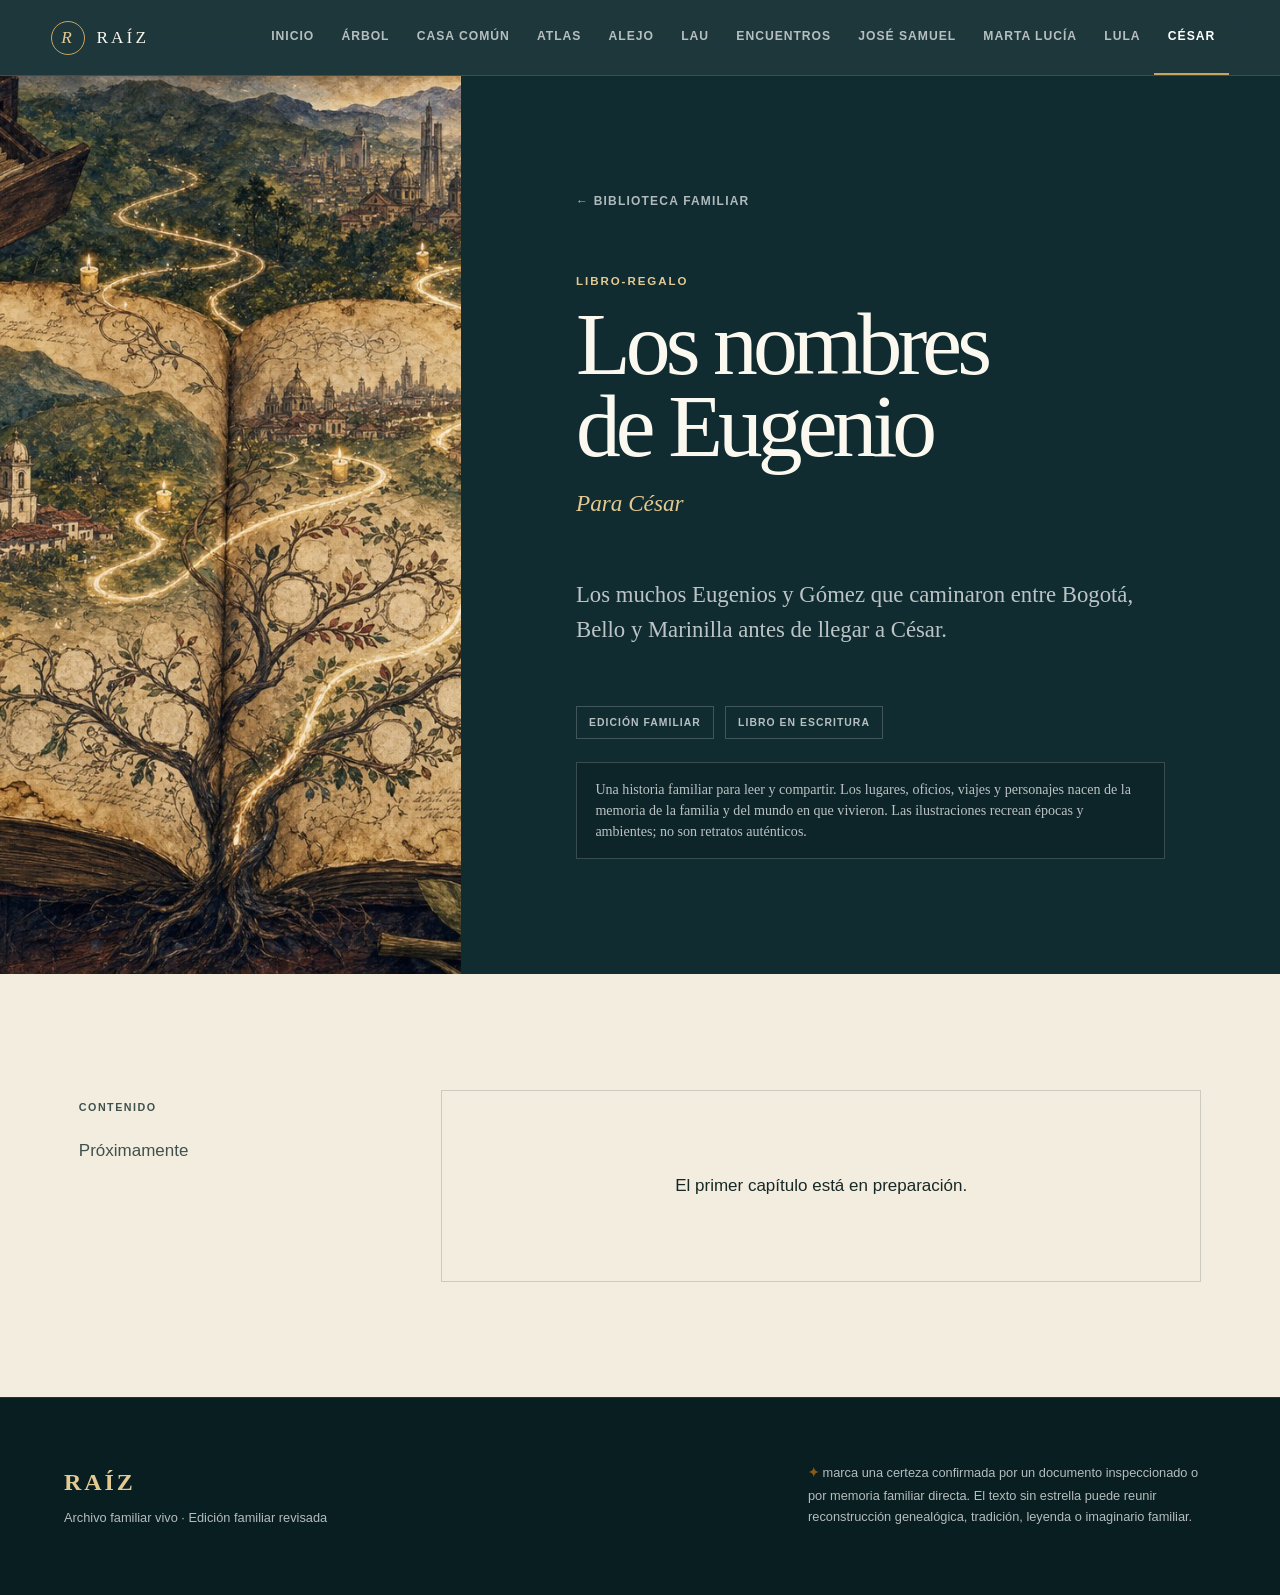
<file: cesar.html>
<!doctype html>
<html lang="es">
<head>
  <meta charset="utf-8">
  <meta name="viewport" content="width=device-width, initial-scale=1">
  <meta name="description" content="Los muchos Eugenios y Gómez que caminaron entre Bogotá, Bello y Marinilla antes de llegar a César.">
  <meta name="robots" content="noindex,nofollow,noarchive">
  <meta name="theme-color" content="#102c31">
  <link rel="icon" href="assets/favicon.svg" type="image/svg+xml">
  <title>Los nombres de Eugenio · RAÍZ</title>
  <link rel="stylesheet" href="assets/styles.css">
  <script defer src="assets/app.js"></script>
</head>
<body>
  <a class="skip-link" href="#contenido">Saltar al contenido</a>
  <div class="reading-progress" aria-hidden="true"><span></span></div>
  <header class="site-header">
    <a class="wordmark" href="index.html" aria-label="RAÍZ, inicio"><span>R</span> RAÍZ</a>
    <button class="menu-toggle" type="button" aria-expanded="false" aria-controls="site-nav">Menú</button>
    <nav id="site-nav" aria-label="Navegación principal"><a href="index.html">Inicio</a><a href="arbol-familiar.html">Árbol</a><a href="libro-maestro.html">Casa común</a><a href="atlas.html">Atlas</a><a href="alejo.html">Alejo</a><a href="lau.html">Lau</a><a href="encuentros.html">Encuentros</a><a href="jose-samuel.html">José Samuel</a><a href="marta-lucia.html">Marta Lucía</a><a href="lula.html">Lula</a><a class="active" href="cesar.html">César</a></nav>
  </header>
  
<main id="contenido" class="book-page accent-oxblood">
  <section class="book-hero">
    <div class="book-hero-image"><img src="assets/images/cesar.jpg" alt="" fetchpriority="high"></div>
    <div class="book-hero-copy">
      <a class="back-link" href="index.html">← Biblioteca familiar</a>
      <span class="eyebrow">Libro-regalo</span>
      <h1>Los nombres de Eugenio</h1>
      <p class="book-subtitle">Para César</p>
      <p class="lede">Los muchos Eugenios y Gómez que caminaron entre Bogotá, Bello y Marinilla antes de llegar a César.</p>
      <div class="classification"><span>Edición familiar</span><span>Libro en escritura</span></div>
      <div class="narrative-key"><p>Una historia familiar para leer y compartir. Los lugares, oficios, viajes y personajes nacen de la memoria de la familia y del mundo en que vivieron. Las ilustraciones recrean épocas y ambientes; no son retratos auténticos.</p></div>

    </div>
  </section>
  <div class="reader-layout">
    <aside class="chapter-nav" aria-label="Contenido del libro">
      <p>Contenido</p><span class="muted">Próximamente</span>
    </aside>
    <div class="chapters"><div class="empty-state"><p>El primer capítulo está en preparación.</p></div></div>
  </div>
</main>
  <footer class="site-footer">
    <div><strong>RAÍZ</strong><br><span>Archivo familiar vivo · Edición familiar revisada</span></div>
    <p><span class="certainty-mark" aria-hidden="true">✦</span> marca una certeza confirmada por un documento inspeccionado o por memoria familiar directa. El texto sin estrella puede reunir reconstrucción genealógica, tradición, leyenda o imaginario familiar.</p>
  </footer>
</body>
</html>
</file>
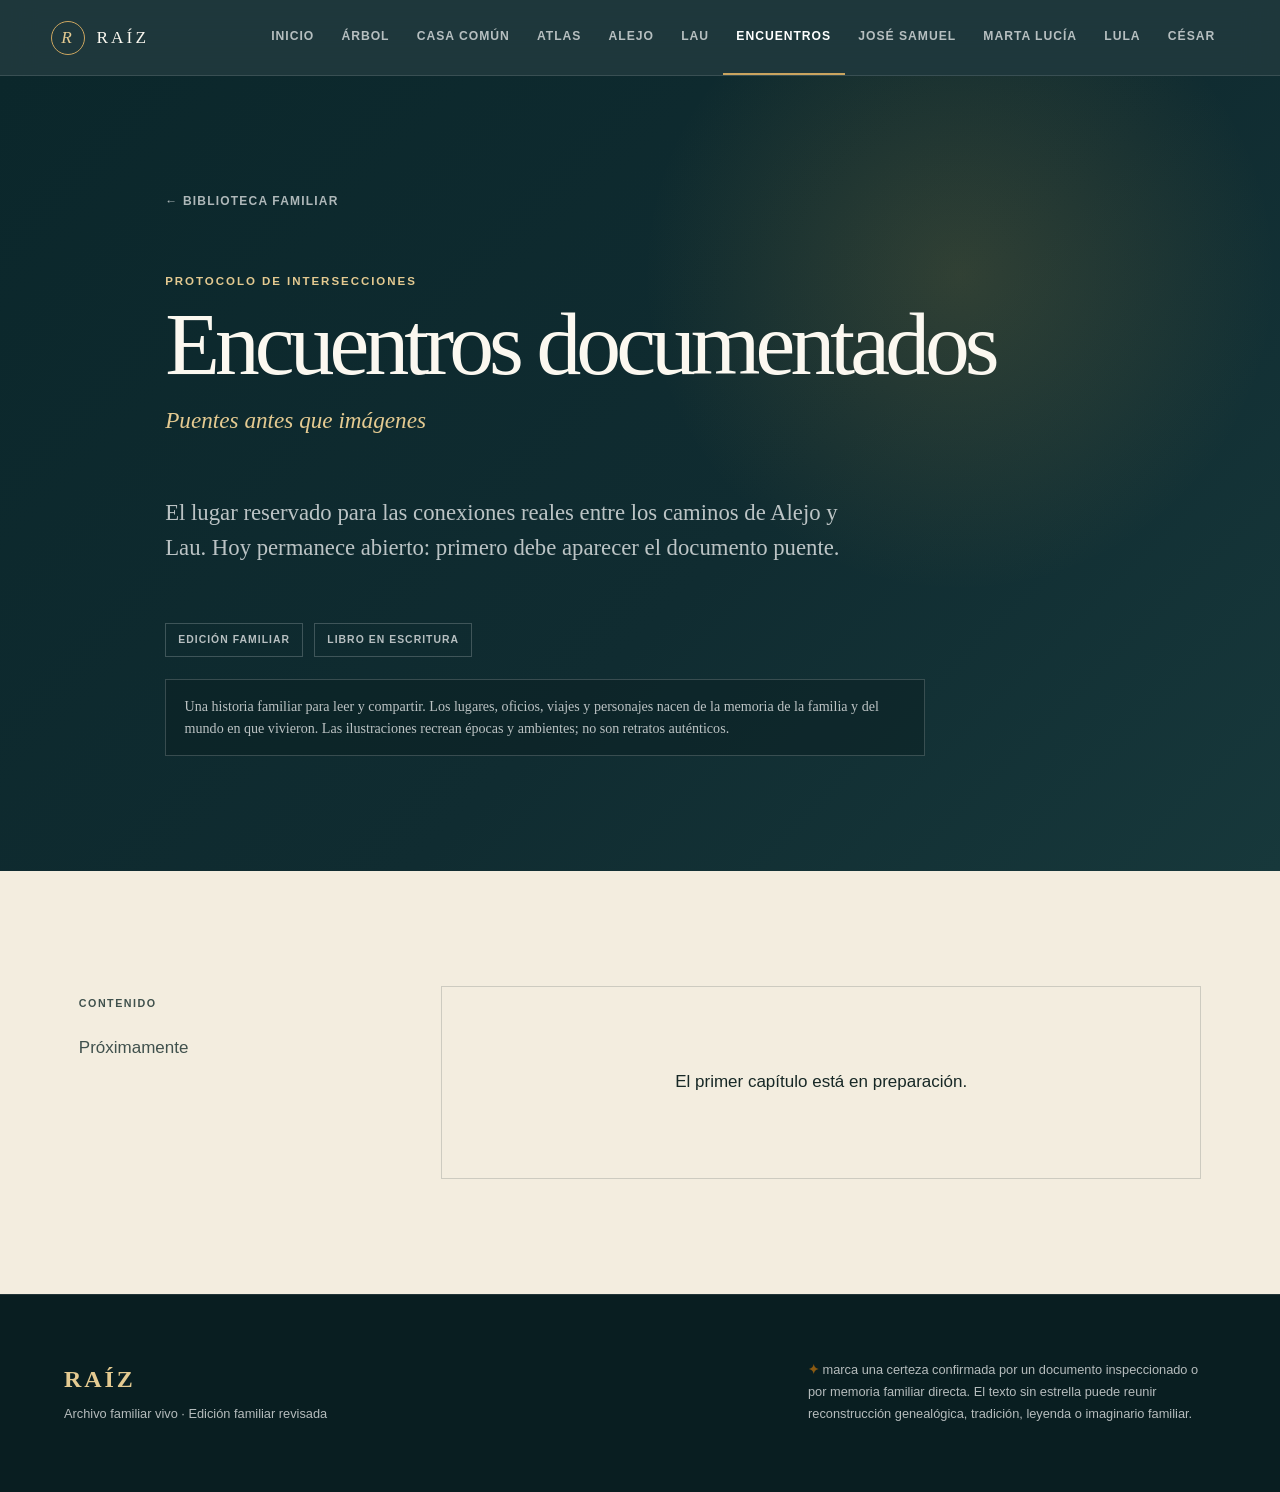
<file: encuentros.html>
<!doctype html>
<html lang="es">
<head>
  <meta charset="utf-8">
  <meta name="viewport" content="width=device-width, initial-scale=1">
  <meta name="description" content="El lugar reservado para las conexiones reales entre los caminos de Alejo y Lau. Hoy permanece abierto: primero debe aparecer el documento puente.">
  <meta name="robots" content="noindex,nofollow,noarchive">
  <meta name="theme-color" content="#102c31">
  <link rel="icon" href="assets/favicon.svg" type="image/svg+xml">
  <title>Encuentros documentados · RAÍZ</title>
  <link rel="stylesheet" href="assets/styles.css">
  <script defer src="assets/app.js"></script>
</head>
<body>
  <a class="skip-link" href="#contenido">Saltar al contenido</a>
  <div class="reading-progress" aria-hidden="true"><span></span></div>
  <header class="site-header">
    <a class="wordmark" href="index.html" aria-label="RAÍZ, inicio"><span>R</span> RAÍZ</a>
    <button class="menu-toggle" type="button" aria-expanded="false" aria-controls="site-nav">Menú</button>
    <nav id="site-nav" aria-label="Navegación principal"><a href="index.html">Inicio</a><a href="arbol-familiar.html">Árbol</a><a href="libro-maestro.html">Casa común</a><a href="atlas.html">Atlas</a><a href="alejo.html">Alejo</a><a href="lau.html">Lau</a><a class="active" href="encuentros.html">Encuentros</a><a href="jose-samuel.html">José Samuel</a><a href="marta-lucia.html">Marta Lucía</a><a href="lula.html">Lula</a><a href="cesar.html">César</a></nav>
  </header>
  
<main id="contenido" class="book-page accent-gold">
  <section class="book-hero no-image">
    
    <div class="book-hero-copy">
      <a class="back-link" href="index.html">← Biblioteca familiar</a>
      <span class="eyebrow">Protocolo de intersecciones</span>
      <h1>Encuentros documentados</h1>
      <p class="book-subtitle">Puentes antes que imágenes</p>
      <p class="lede">El lugar reservado para las conexiones reales entre los caminos de Alejo y Lau. Hoy permanece abierto: primero debe aparecer el documento puente.</p>
      <div class="classification"><span>Edición familiar</span><span>Libro en escritura</span></div>
      <div class="narrative-key"><p>Una historia familiar para leer y compartir. Los lugares, oficios, viajes y personajes nacen de la memoria de la familia y del mundo en que vivieron. Las ilustraciones recrean épocas y ambientes; no son retratos auténticos.</p></div>

    </div>
  </section>
  <div class="reader-layout">
    <aside class="chapter-nav" aria-label="Contenido del libro">
      <p>Contenido</p><span class="muted">Próximamente</span>
    </aside>
    <div class="chapters"><div class="empty-state"><p>El primer capítulo está en preparación.</p></div></div>
  </div>
</main>
  <footer class="site-footer">
    <div><strong>RAÍZ</strong><br><span>Archivo familiar vivo · Edición familiar revisada</span></div>
    <p><span class="certainty-mark" aria-hidden="true">✦</span> marca una certeza confirmada por un documento inspeccionado o por memoria familiar directa. El texto sin estrella puede reunir reconstrucción genealógica, tradición, leyenda o imaginario familiar.</p>
  </footer>
</body>
</html>
</file>
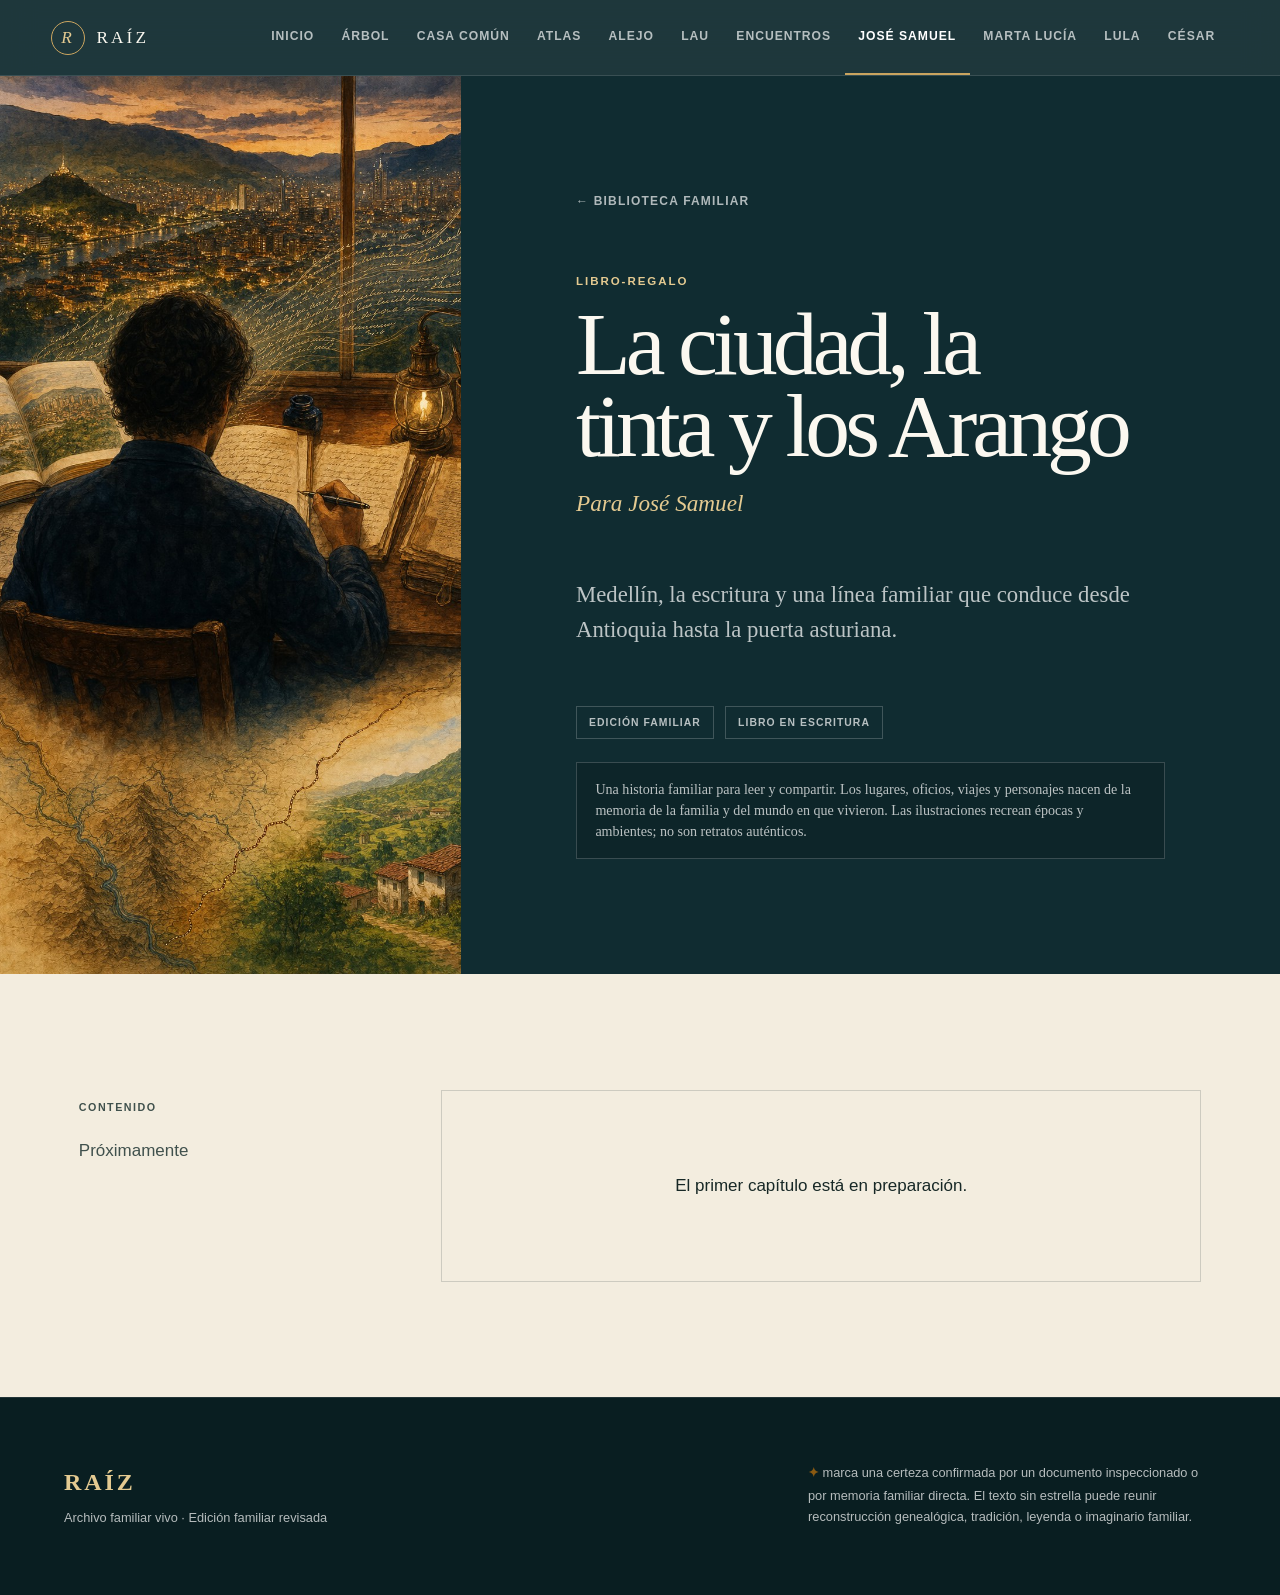
<file: jose-samuel.html>
<!doctype html>
<html lang="es">
<head>
  <meta charset="utf-8">
  <meta name="viewport" content="width=device-width, initial-scale=1">
  <meta name="description" content="Medellín, la escritura y una línea familiar que conduce desde Antioquia hasta la puerta asturiana.">
  <meta name="robots" content="noindex,nofollow,noarchive">
  <meta name="theme-color" content="#102c31">
  <link rel="icon" href="assets/favicon.svg" type="image/svg+xml">
  <title>La ciudad, la tinta y los Arango · RAÍZ</title>
  <link rel="stylesheet" href="assets/styles.css">
  <script defer src="assets/app.js"></script>
</head>
<body>
  <a class="skip-link" href="#contenido">Saltar al contenido</a>
  <div class="reading-progress" aria-hidden="true"><span></span></div>
  <header class="site-header">
    <a class="wordmark" href="index.html" aria-label="RAÍZ, inicio"><span>R</span> RAÍZ</a>
    <button class="menu-toggle" type="button" aria-expanded="false" aria-controls="site-nav">Menú</button>
    <nav id="site-nav" aria-label="Navegación principal"><a href="index.html">Inicio</a><a href="arbol-familiar.html">Árbol</a><a href="libro-maestro.html">Casa común</a><a href="atlas.html">Atlas</a><a href="alejo.html">Alejo</a><a href="lau.html">Lau</a><a href="encuentros.html">Encuentros</a><a class="active" href="jose-samuel.html">José Samuel</a><a href="marta-lucia.html">Marta Lucía</a><a href="lula.html">Lula</a><a href="cesar.html">César</a></nav>
  </header>
  
<main id="contenido" class="book-page accent-terracotta">
  <section class="book-hero">
    <div class="book-hero-image"><img src="assets/images/jose-samuel.jpg" alt="" fetchpriority="high"></div>
    <div class="book-hero-copy">
      <a class="back-link" href="index.html">← Biblioteca familiar</a>
      <span class="eyebrow">Libro-regalo</span>
      <h1>La ciudad, la tinta y los Arango</h1>
      <p class="book-subtitle">Para José Samuel</p>
      <p class="lede">Medellín, la escritura y una línea familiar que conduce desde Antioquia hasta la puerta asturiana.</p>
      <div class="classification"><span>Edición familiar</span><span>Libro en escritura</span></div>
      <div class="narrative-key"><p>Una historia familiar para leer y compartir. Los lugares, oficios, viajes y personajes nacen de la memoria de la familia y del mundo en que vivieron. Las ilustraciones recrean épocas y ambientes; no son retratos auténticos.</p></div>

    </div>
  </section>
  <div class="reader-layout">
    <aside class="chapter-nav" aria-label="Contenido del libro">
      <p>Contenido</p><span class="muted">Próximamente</span>
    </aside>
    <div class="chapters"><div class="empty-state"><p>El primer capítulo está en preparación.</p></div></div>
  </div>
</main>
  <footer class="site-footer">
    <div><strong>RAÍZ</strong><br><span>Archivo familiar vivo · Edición familiar revisada</span></div>
    <p><span class="certainty-mark" aria-hidden="true">✦</span> marca una certeza confirmada por un documento inspeccionado o por memoria familiar directa. El texto sin estrella puede reunir reconstrucción genealógica, tradición, leyenda o imaginario familiar.</p>
  </footer>
</body>
</html>
</file>
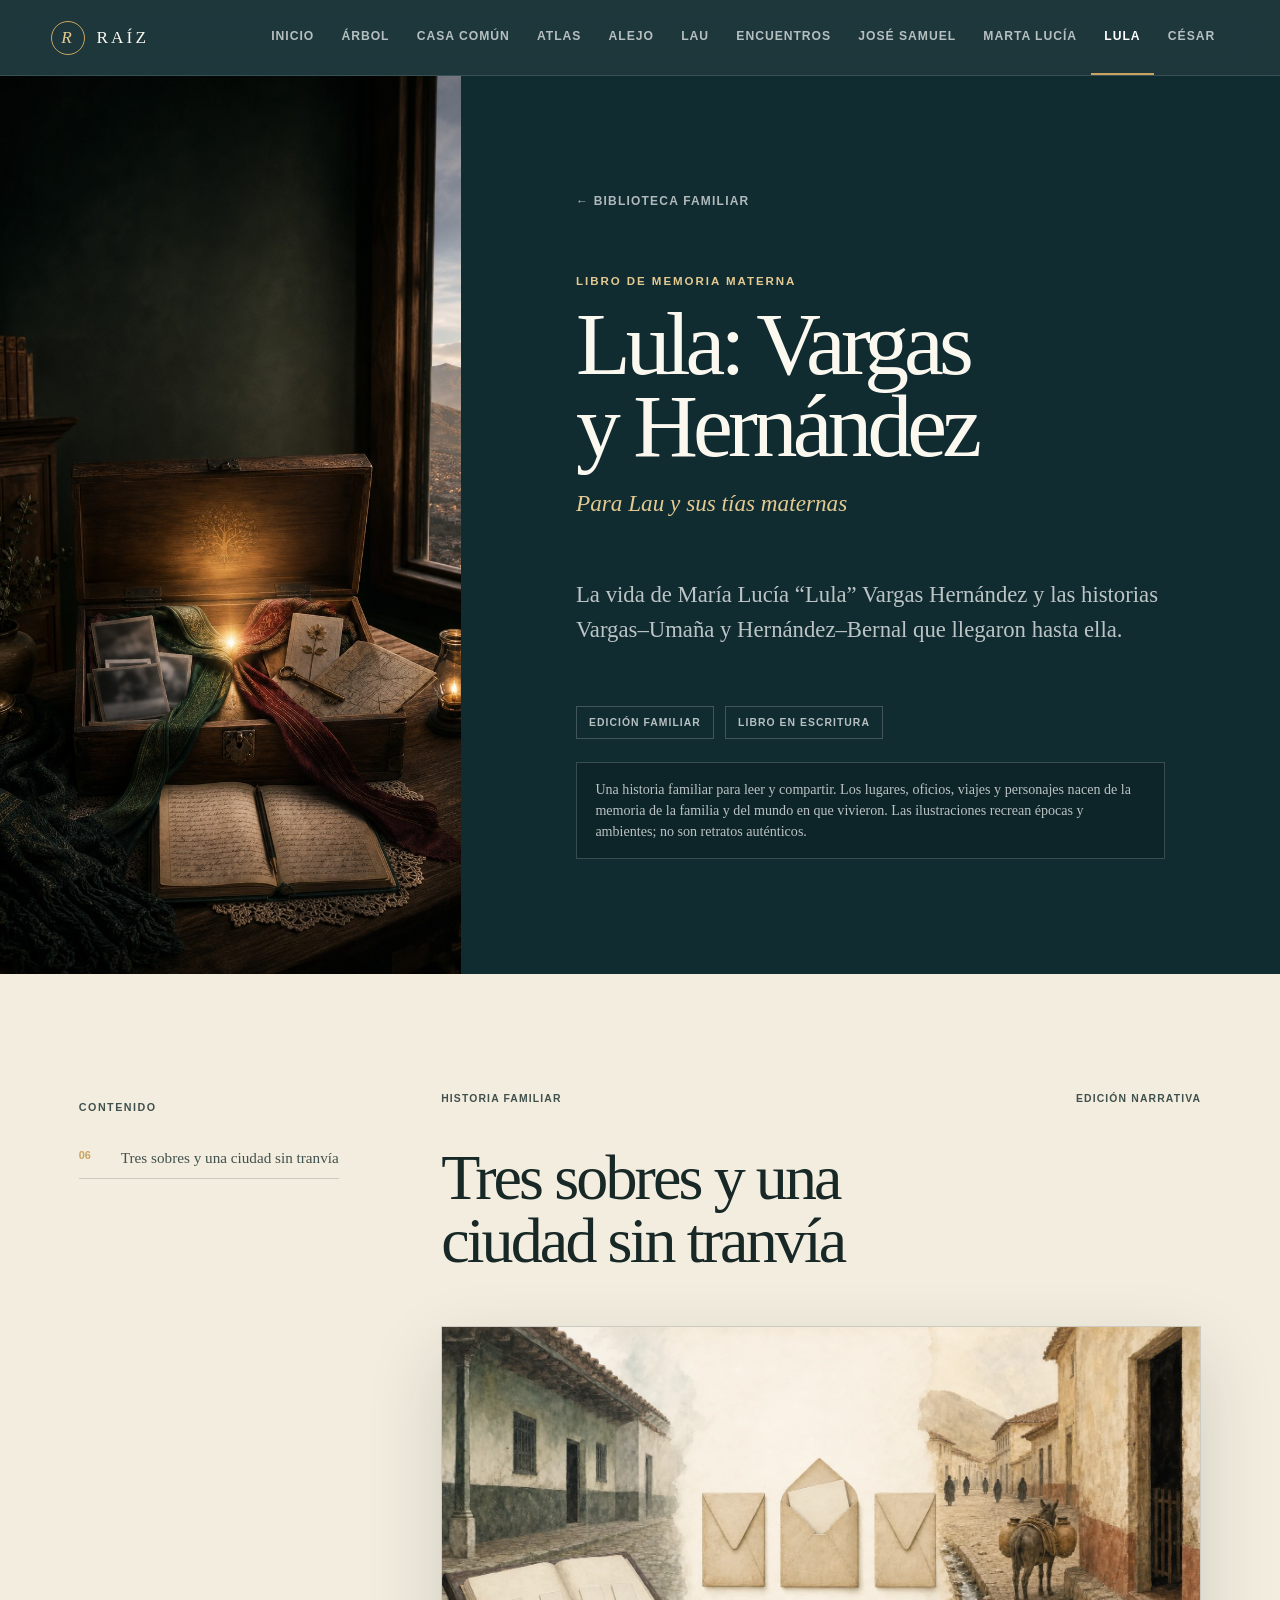
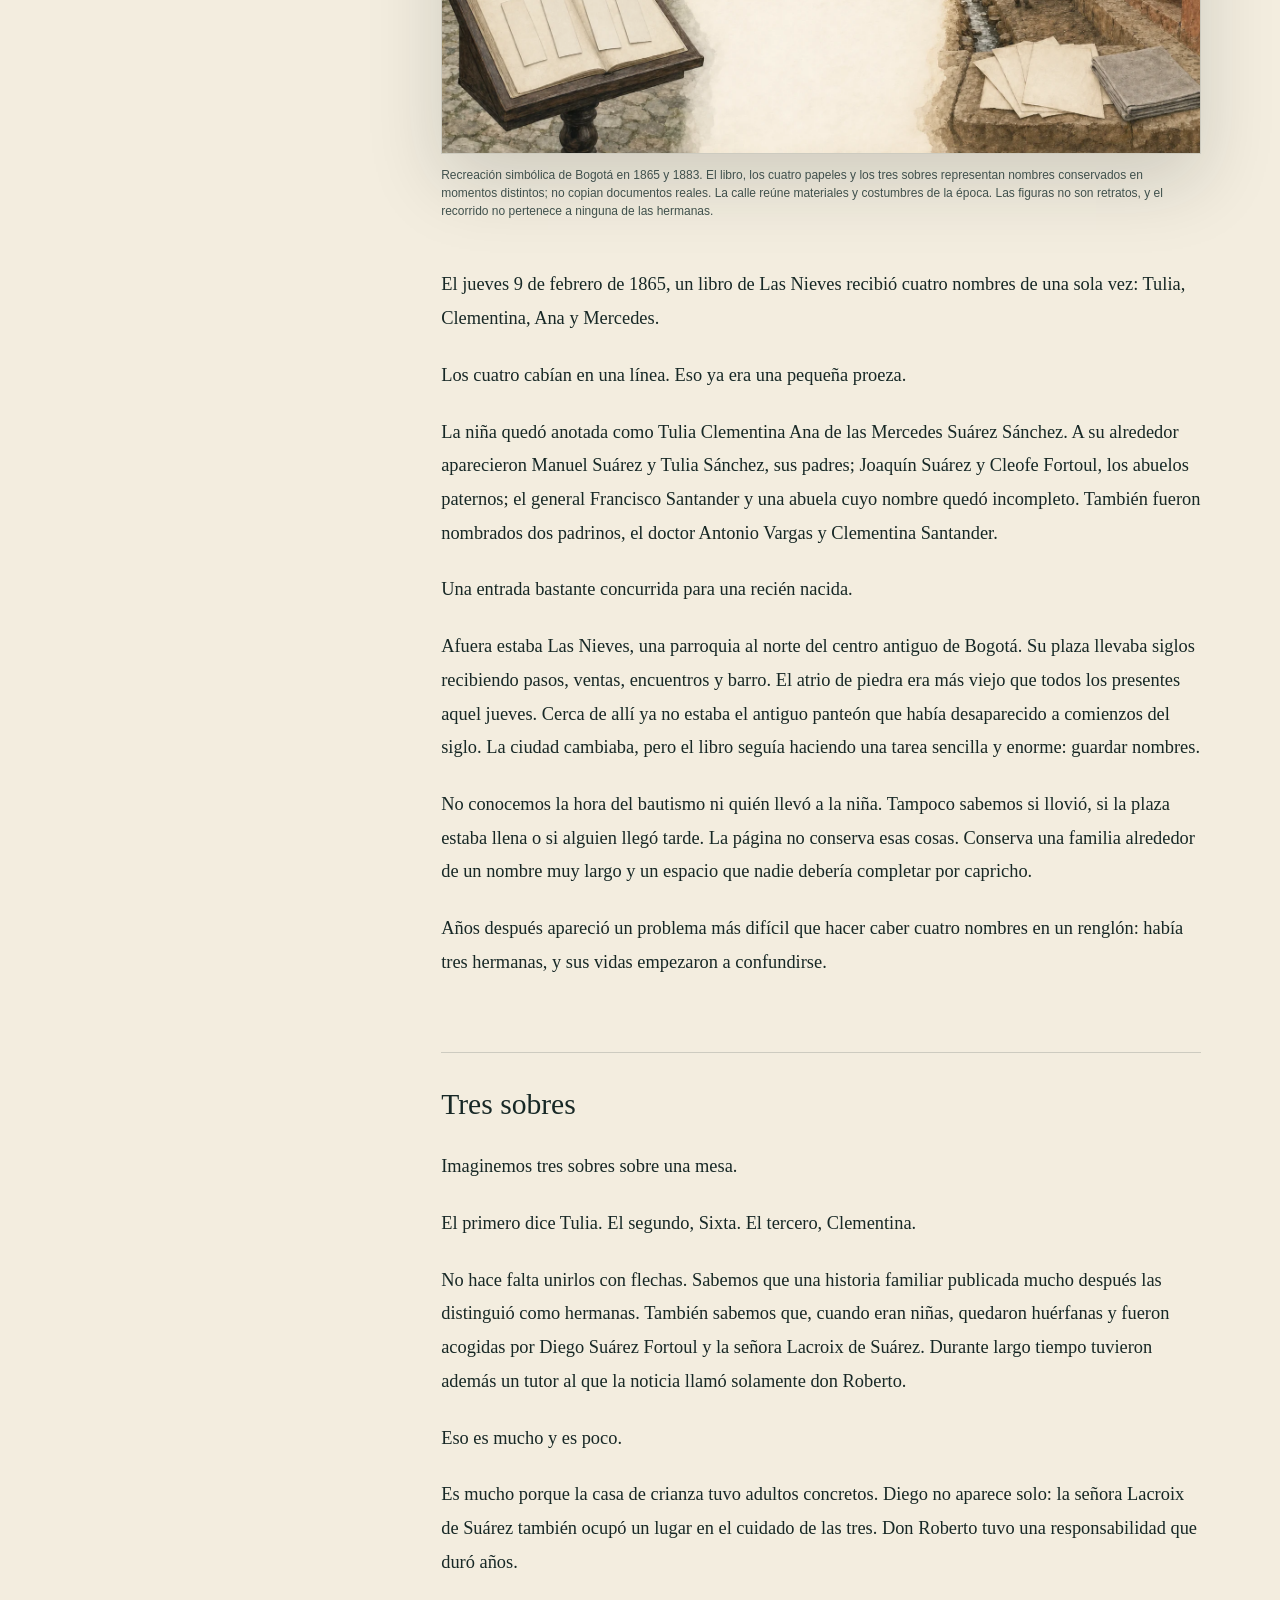
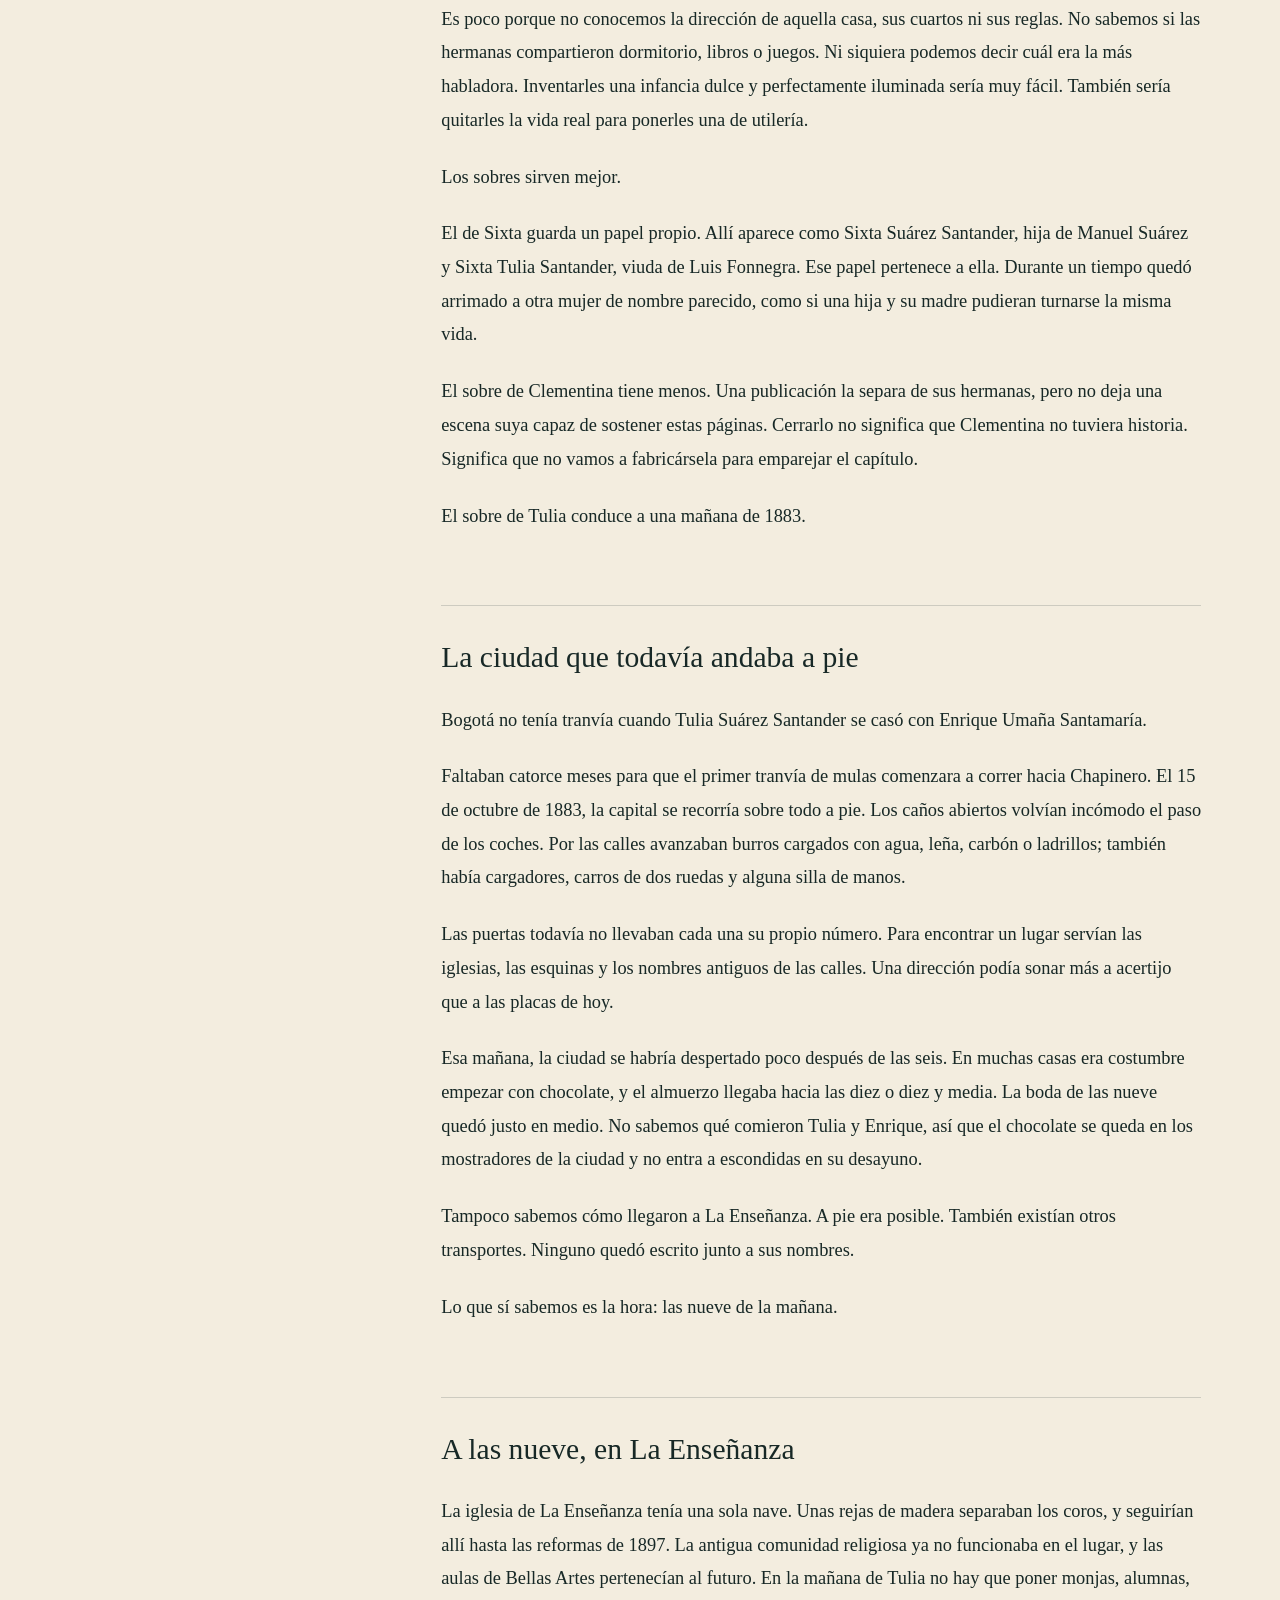
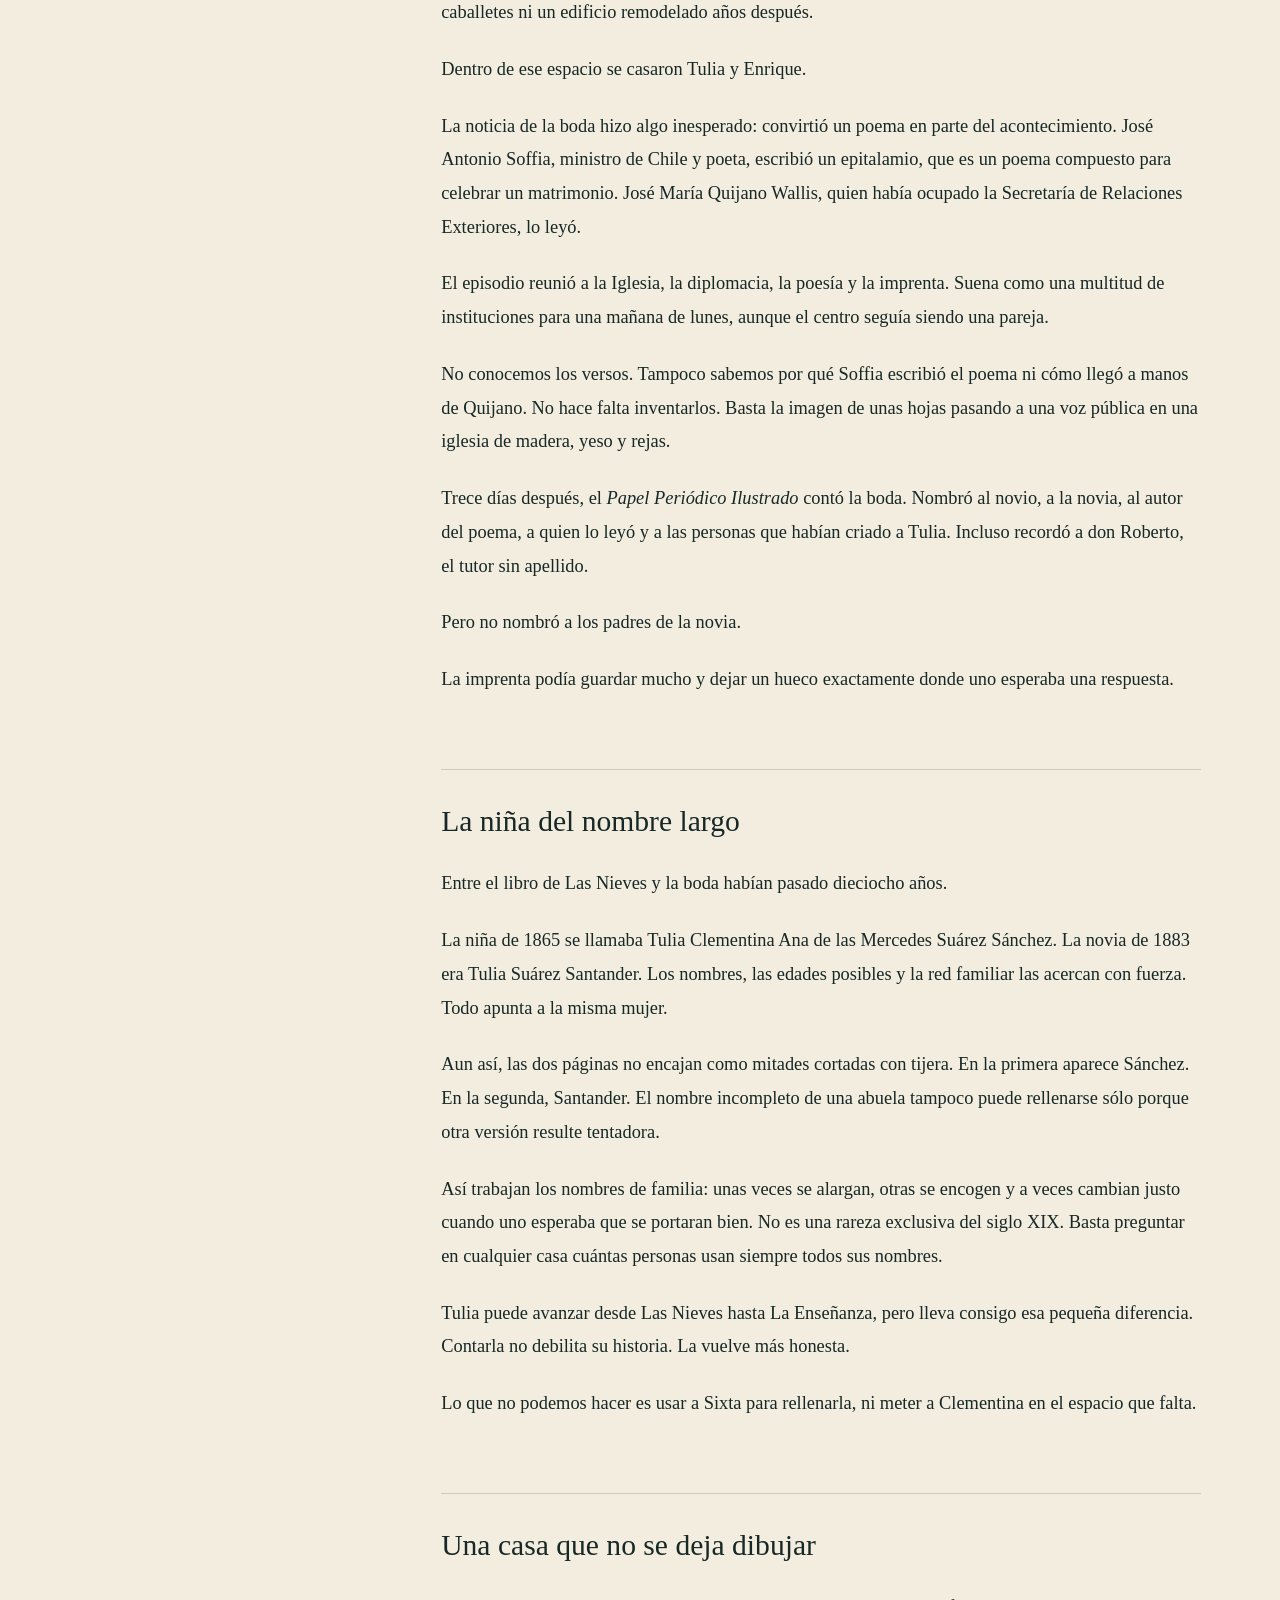
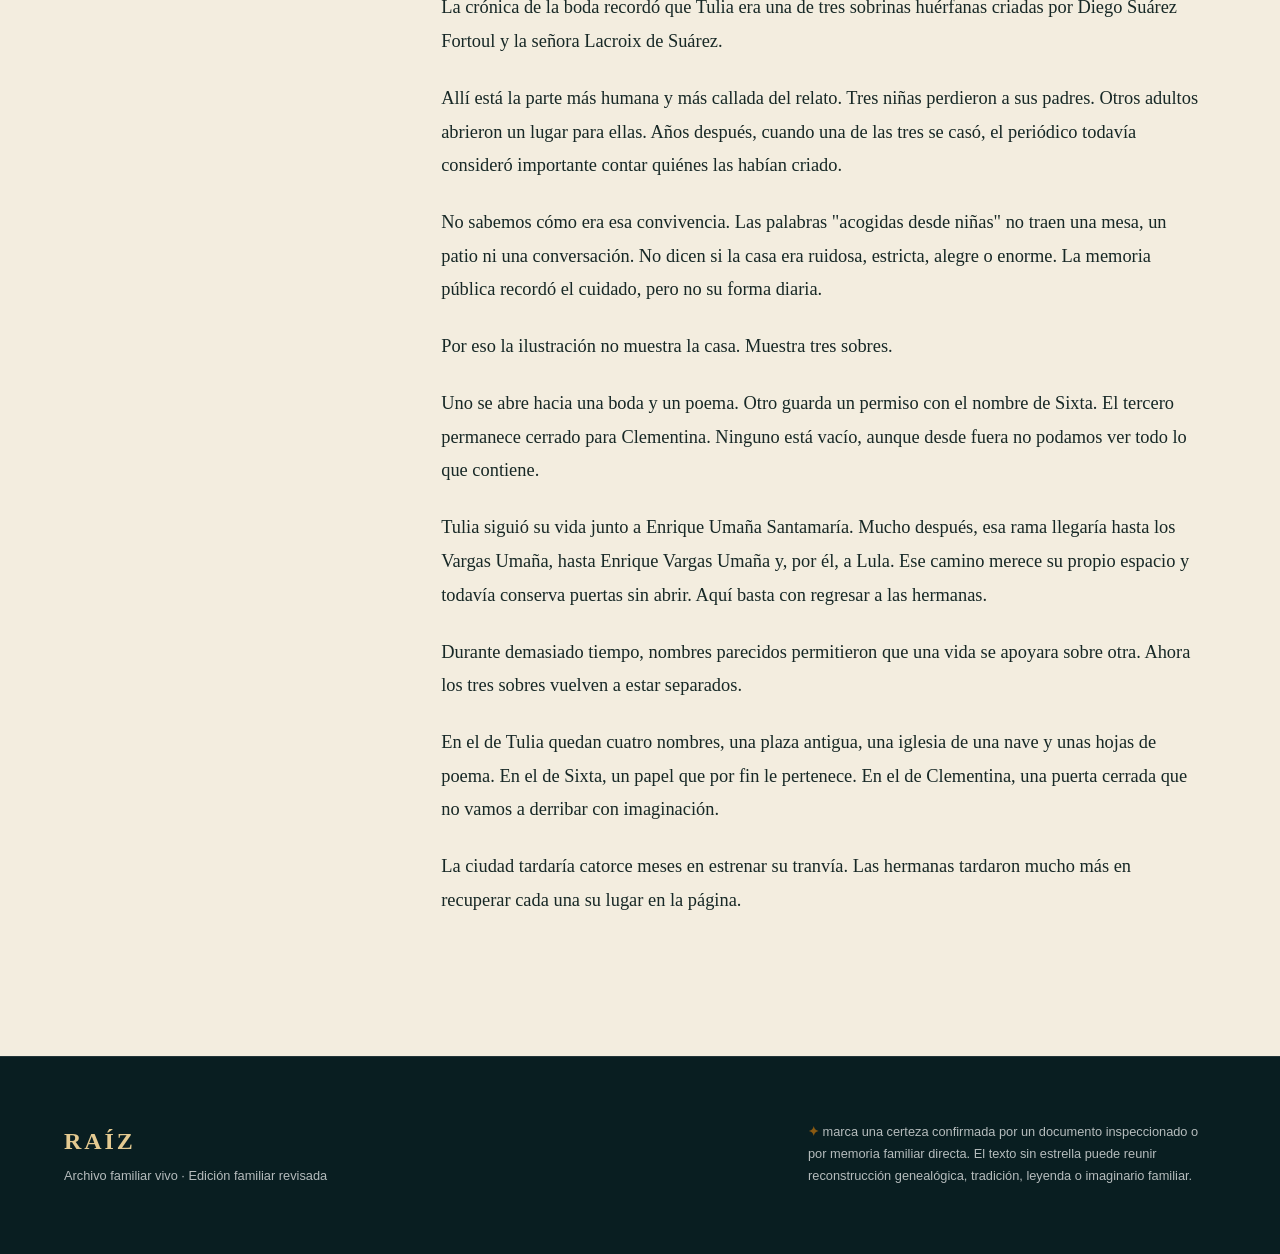
<file: lula.html>
<!doctype html>
<html lang="es">
<head>
  <meta charset="utf-8">
  <meta name="viewport" content="width=device-width, initial-scale=1">
  <meta name="description" content="La vida de María Lucía “Lula” Vargas Hernández y las historias Vargas–Umaña y Hernández–Bernal que llegaron hasta ella.">
  <meta name="robots" content="noindex,nofollow,noarchive">
  <meta name="theme-color" content="#102c31">
  <link rel="icon" href="assets/favicon.svg" type="image/svg+xml">
  <title>Lula: Vargas y Hernández · RAÍZ</title>
  <link rel="stylesheet" href="assets/styles.css">
  <script defer src="assets/app.js"></script>
</head>
<body>
  <a class="skip-link" href="#contenido">Saltar al contenido</a>
  <div class="reading-progress" aria-hidden="true"><span></span></div>
  <header class="site-header">
    <a class="wordmark" href="index.html" aria-label="RAÍZ, inicio"><span>R</span> RAÍZ</a>
    <button class="menu-toggle" type="button" aria-expanded="false" aria-controls="site-nav">Menú</button>
    <nav id="site-nav" aria-label="Navegación principal"><a href="index.html">Inicio</a><a href="arbol-familiar.html">Árbol</a><a href="libro-maestro.html">Casa común</a><a href="atlas.html">Atlas</a><a href="alejo.html">Alejo</a><a href="lau.html">Lau</a><a href="encuentros.html">Encuentros</a><a href="jose-samuel.html">José Samuel</a><a href="marta-lucia.html">Marta Lucía</a><a class="active" href="lula.html">Lula</a><a href="cesar.html">César</a></nav>
  </header>
  
<main id="contenido" class="book-page accent-gold">
  <section class="book-hero">
    <div class="book-hero-image"><img src="assets/images/lula-cover.jpg" alt="" fetchpriority="high"></div>
    <div class="book-hero-copy">
      <a class="back-link" href="index.html">← Biblioteca familiar</a>
      <span class="eyebrow">Libro de memoria materna</span>
      <h1>Lula: Vargas y Hernández</h1>
      <p class="book-subtitle">Para Lau y sus tías maternas</p>
      <p class="lede">La vida de María Lucía “Lula” Vargas Hernández y las historias Vargas–Umaña y Hernández–Bernal que llegaron hasta ella.</p>
      <div class="classification"><span>Edición familiar</span><span>Libro en escritura</span></div>
      <div class="narrative-key"><p>Una historia familiar para leer y compartir. Los lugares, oficios, viajes y personajes nacen de la memoria de la familia y del mundo en que vivieron. Las ilustraciones recrean épocas y ambientes; no son retratos auténticos.</p></div>

    </div>
  </section>
  <div class="reader-layout">
    <aside class="chapter-nav" aria-label="Contenido del libro">
      <p>Contenido</p><a href="#capitulo-6"><span>06</span>Tres sobres y una ciudad sin tranvía</a>
    </aside>
    <div class="chapters"><article class="chapter" id="capitulo-6">
              <div class="chapter-kicker"><span>Historia familiar</span><span>Edición narrativa</span></div>
              <div class="prose"><h1 id="tres-sobres-y-una-ciudad-sin-tranv-a">Tres sobres y una ciudad sin tranvía</h1>
<figure class="narrative-image"><img src="assets/images/tres-sobres-bogota-sin-tranvia.webp" alt="Un libro abierto, tres sobres separados y una calle bogotana con un burro junto al caño" loading="lazy"><figcaption>Recreación simbólica de Bogotá en 1865 y 1883. El libro, los cuatro papeles y los tres sobres representan nombres conservados en momentos distintos; no copian documentos reales. La calle reúne materiales y costumbres de la época. Las figuras no son retratos, y el recorrido no pertenece a ninguna de las hermanas.</figcaption></figure>
<p>El jueves 9 de febrero de 1865, un libro de Las Nieves recibió cuatro nombres de una sola vez: Tulia, Clementina, Ana y Mercedes.</p>
<p>Los cuatro cabían en una línea. Eso ya era una pequeña proeza.</p>
<p>La niña quedó anotada como Tulia Clementina Ana de las Mercedes Suárez Sánchez. A su alrededor aparecieron Manuel Suárez y Tulia Sánchez, sus padres; Joaquín Suárez y Cleofe Fortoul, los abuelos paternos; el general Francisco Santander y una abuela cuyo nombre quedó incompleto. También fueron nombrados dos padrinos, el doctor Antonio Vargas y Clementina Santander.</p>
<p>Una entrada bastante concurrida para una recién nacida.</p>
<p>Afuera estaba Las Nieves, una parroquia al norte del centro antiguo de Bogotá. Su plaza llevaba siglos recibiendo pasos, ventas, encuentros y barro. El atrio de piedra era más viejo que todos los presentes aquel jueves. Cerca de allí ya no estaba el antiguo panteón que había desaparecido a comienzos del siglo. La ciudad cambiaba, pero el libro seguía haciendo una tarea sencilla y enorme: guardar nombres.</p>
<p>No conocemos la hora del bautismo ni quién llevó a la niña. Tampoco sabemos si llovió, si la plaza estaba llena o si alguien llegó tarde. La página no conserva esas cosas. Conserva una familia alrededor de un nombre muy largo y un espacio que nadie debería completar por capricho.</p>
<p>Años después apareció un problema más difícil que hacer caber cuatro nombres en un renglón: había tres hermanas, y sus vidas empezaron a confundirse.</p>
<h2 id="tres-sobres">Tres sobres</h2>
<p>Imaginemos tres sobres sobre una mesa.</p>
<p>El primero dice Tulia. El segundo, Sixta. El tercero, Clementina.</p>
<p>No hace falta unirlos con flechas. Sabemos que una historia familiar publicada mucho después las distinguió como hermanas. También sabemos que, cuando eran niñas, quedaron huérfanas y fueron acogidas por Diego Suárez Fortoul y la señora Lacroix de Suárez. Durante largo tiempo tuvieron además un tutor al que la noticia llamó solamente don Roberto.</p>
<p>Eso es mucho y es poco.</p>
<p>Es mucho porque la casa de crianza tuvo adultos concretos. Diego no aparece solo: la señora Lacroix de Suárez también ocupó un lugar en el cuidado de las tres. Don Roberto tuvo una responsabilidad que duró años.</p>
<p>Es poco porque no conocemos la dirección de aquella casa, sus cuartos ni sus reglas. No sabemos si las hermanas compartieron dormitorio, libros o juegos. Ni siquiera podemos decir cuál era la más habladora. Inventarles una infancia dulce y perfectamente iluminada sería muy fácil. También sería quitarles la vida real para ponerles una de utilería.</p>
<p>Los sobres sirven mejor.</p>
<p>El de Sixta guarda un papel propio. Allí aparece como Sixta Suárez Santander, hija de Manuel Suárez y Sixta Tulia Santander, viuda de Luis Fonnegra. Ese papel pertenece a ella. Durante un tiempo quedó arrimado a otra mujer de nombre parecido, como si una hija y su madre pudieran turnarse la misma vida.</p>
<p>El sobre de Clementina tiene menos. Una publicación la separa de sus hermanas, pero no deja una escena suya capaz de sostener estas páginas. Cerrarlo no significa que Clementina no tuviera historia. Significa que no vamos a fabricársela para emparejar el capítulo.</p>
<p>El sobre de Tulia conduce a una mañana de 1883.</p>
<h2 id="la-ciudad-que-todav-a-andaba-a-pie">La ciudad que todavía andaba a pie</h2>
<p>Bogotá no tenía tranvía cuando Tulia Suárez Santander se casó con Enrique Umaña Santamaría.</p>
<p>Faltaban catorce meses para que el primer tranvía de mulas comenzara a correr hacia Chapinero. El 15 de octubre de 1883, la capital se recorría sobre todo a pie. Los caños abiertos volvían incómodo el paso de los coches. Por las calles avanzaban burros cargados con agua, leña, carbón o ladrillos; también había cargadores, carros de dos ruedas y alguna silla de manos.</p>
<p>Las puertas todavía no llevaban cada una su propio número. Para encontrar un lugar servían las iglesias, las esquinas y los nombres antiguos de las calles. Una dirección podía sonar más a acertijo que a las placas de hoy.</p>
<p>Esa mañana, la ciudad se habría despertado poco después de las seis. En muchas casas era costumbre empezar con chocolate, y el almuerzo llegaba hacia las diez o diez y media. La boda de las nueve quedó justo en medio. No sabemos qué comieron Tulia y Enrique, así que el chocolate se queda en los mostradores de la ciudad y no entra a escondidas en su desayuno.</p>
<p>Tampoco sabemos cómo llegaron a La Enseñanza. A pie era posible. También existían otros transportes. Ninguno quedó escrito junto a sus nombres.</p>
<p>Lo que sí sabemos es la hora: las nueve de la mañana.</p>
<h2 id="a-las-nueve-en-la-ense-anza">A las nueve, en La Enseñanza</h2>
<p>La iglesia de La Enseñanza tenía una sola nave. Unas rejas de madera separaban los coros, y seguirían allí hasta las reformas de 1897. La antigua comunidad religiosa ya no funcionaba en el lugar, y las aulas de Bellas Artes pertenecían al futuro. En la mañana de Tulia no hay que poner monjas, alumnas, caballetes ni un edificio remodelado años después.</p>
<p>Dentro de ese espacio se casaron Tulia y Enrique.</p>
<p>La noticia de la boda hizo algo inesperado: convirtió un poema en parte del acontecimiento. José Antonio Soffia, ministro de Chile y poeta, escribió un epitalamio, que es un poema compuesto para celebrar un matrimonio. José María Quijano Wallis, quien había ocupado la Secretaría de Relaciones Exteriores, lo leyó.</p>
<p>El episodio reunió a la Iglesia, la diplomacia, la poesía y la imprenta. Suena como una multitud de instituciones para una mañana de lunes, aunque el centro seguía siendo una pareja.</p>
<p>No conocemos los versos. Tampoco sabemos por qué Soffia escribió el poema ni cómo llegó a manos de Quijano. No hace falta inventarlos. Basta la imagen de unas hojas pasando a una voz pública en una iglesia de madera, yeso y rejas.</p>
<p>Trece días después, el <em>Papel Periódico Ilustrado</em> contó la boda. Nombró al novio, a la novia, al autor del poema, a quien lo leyó y a las personas que habían criado a Tulia. Incluso recordó a don Roberto, el tutor sin apellido.</p>
<p>Pero no nombró a los padres de la novia.</p>
<p>La imprenta podía guardar mucho y dejar un hueco exactamente donde uno esperaba una respuesta.</p>
<h2 id="la-ni-a-del-nombre-largo">La niña del nombre largo</h2>
<p>Entre el libro de Las Nieves y la boda habían pasado dieciocho años.</p>
<p>La niña de 1865 se llamaba Tulia Clementina Ana de las Mercedes Suárez Sánchez. La novia de 1883 era Tulia Suárez Santander. Los nombres, las edades posibles y la red familiar las acercan con fuerza. Todo apunta a la misma mujer.</p>
<p>Aun así, las dos páginas no encajan como mitades cortadas con tijera. En la primera aparece Sánchez. En la segunda, Santander. El nombre incompleto de una abuela tampoco puede rellenarse sólo porque otra versión resulte tentadora.</p>
<p>Así trabajan los nombres de familia: unas veces se alargan, otras se encogen y a veces cambian justo cuando uno esperaba que se portaran bien. No es una rareza exclusiva del siglo XIX. Basta preguntar en cualquier casa cuántas personas usan siempre todos sus nombres.</p>
<p>Tulia puede avanzar desde Las Nieves hasta La Enseñanza, pero lleva consigo esa pequeña diferencia. Contarla no debilita su historia. La vuelve más honesta.</p>
<p>Lo que no podemos hacer es usar a Sixta para rellenarla, ni meter a Clementina en el espacio que falta.</p>
<h2 id="una-casa-que-no-se-deja-dibujar">Una casa que no se deja dibujar</h2>
<p>La crónica de la boda recordó que Tulia era una de tres sobrinas huérfanas criadas por Diego Suárez Fortoul y la señora Lacroix de Suárez.</p>
<p>Allí está la parte más humana y más callada del relato. Tres niñas perdieron a sus padres. Otros adultos abrieron un lugar para ellas. Años después, cuando una de las tres se casó, el periódico todavía consideró importante contar quiénes las habían criado.</p>
<p>No sabemos cómo era esa convivencia. Las palabras "acogidas desde niñas" no traen una mesa, un patio ni una conversación. No dicen si la casa era ruidosa, estricta, alegre o enorme. La memoria pública recordó el cuidado, pero no su forma diaria.</p>
<p>Por eso la ilustración no muestra la casa. Muestra tres sobres.</p>
<p>Uno se abre hacia una boda y un poema. Otro guarda un permiso con el nombre de Sixta. El tercero permanece cerrado para Clementina. Ninguno está vacío, aunque desde fuera no podamos ver todo lo que contiene.</p>
<p>Tulia siguió su vida junto a Enrique Umaña Santamaría. Mucho después, esa rama llegaría hasta los Vargas Umaña, hasta Enrique Vargas Umaña y, por él, a Lula. Ese camino merece su propio espacio y todavía conserva puertas sin abrir. Aquí basta con regresar a las hermanas.</p>
<p>Durante demasiado tiempo, nombres parecidos permitieron que una vida se apoyara sobre otra. Ahora los tres sobres vuelven a estar separados.</p>
<p>En el de Tulia quedan cuatro nombres, una plaza antigua, una iglesia de una nave y unas hojas de poema. En el de Sixta, un papel que por fin le pertenece. En el de Clementina, una puerta cerrada que no vamos a derribar con imaginación.</p>
<p>La ciudad tardaría catorce meses en estrenar su tranvía. Las hermanas tardaron mucho más en recuperar cada una su lugar en la página.</p></div>
            </article></div>
  </div>
</main>
  <footer class="site-footer">
    <div><strong>RAÍZ</strong><br><span>Archivo familiar vivo · Edición familiar revisada</span></div>
    <p><span class="certainty-mark" aria-hidden="true">✦</span> marca una certeza confirmada por un documento inspeccionado o por memoria familiar directa. El texto sin estrella puede reunir reconstrucción genealógica, tradición, leyenda o imaginario familiar.</p>
  </footer>
</body>
</html>
</file>
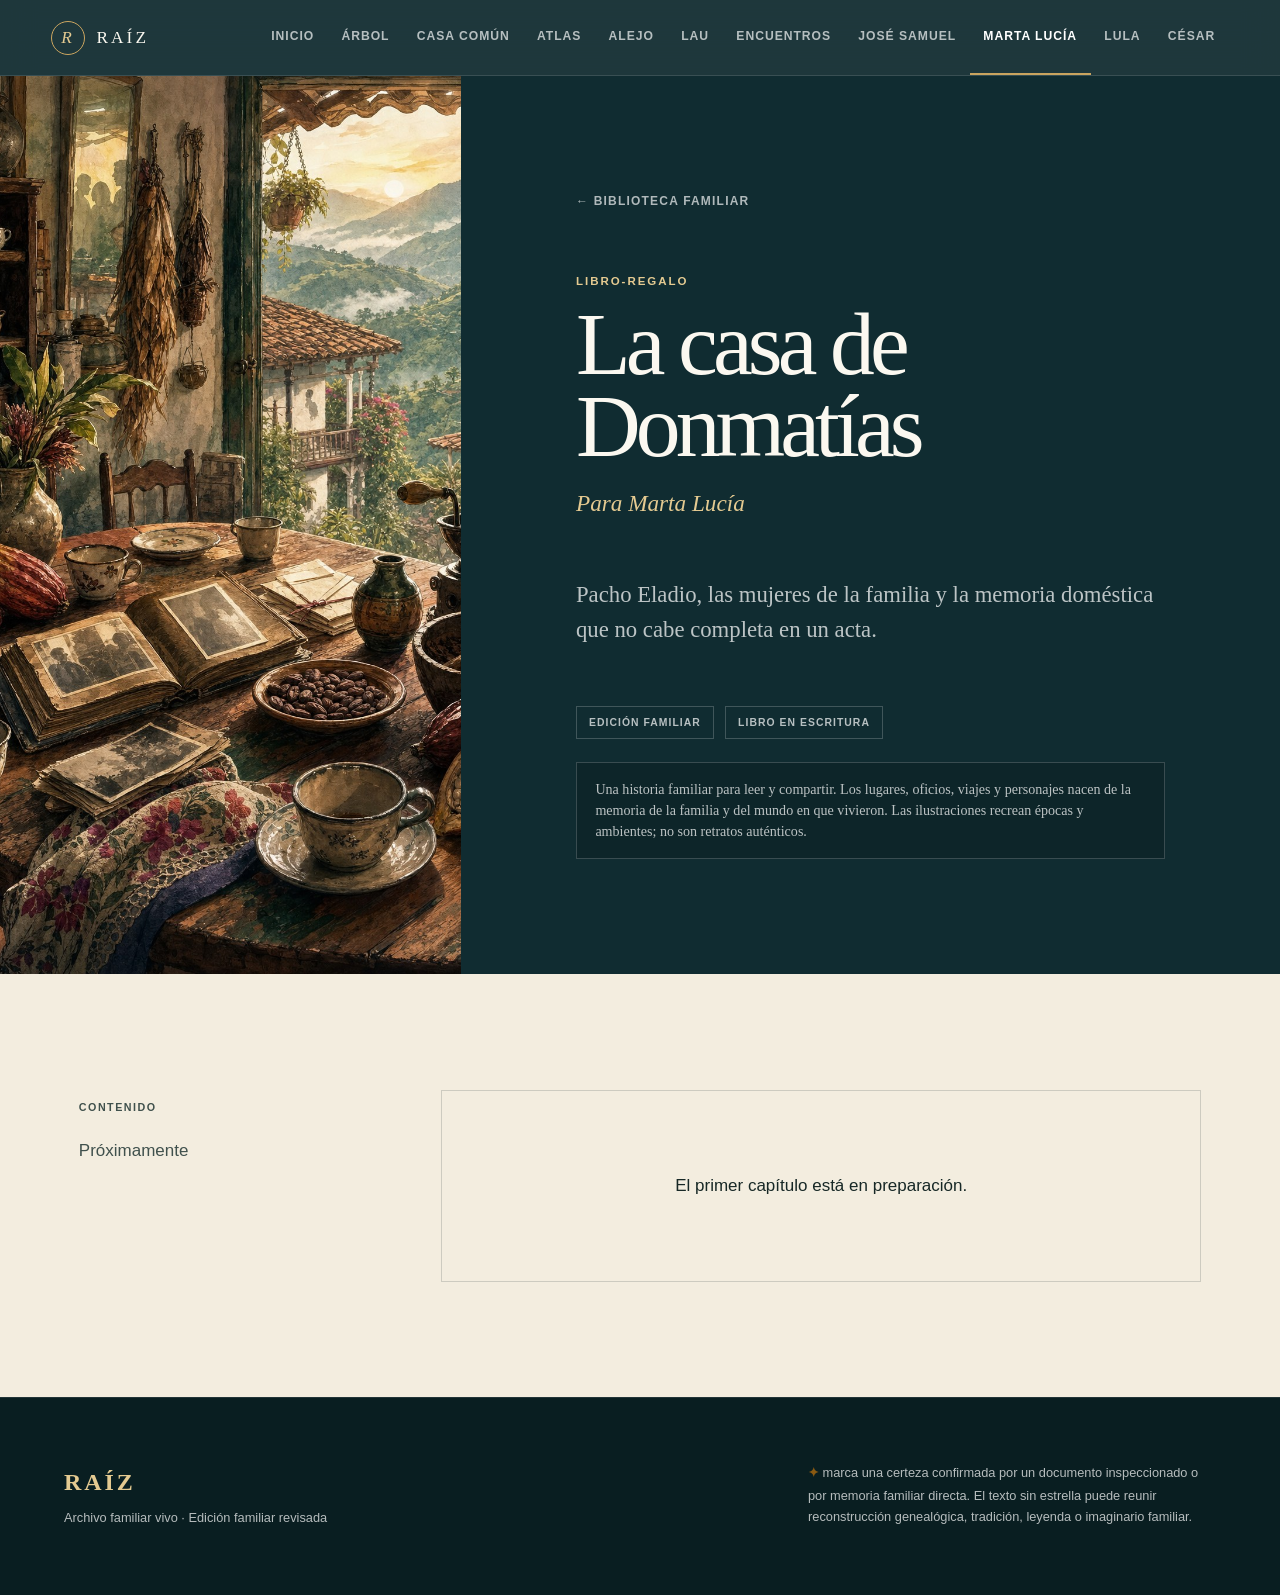
<file: marta-lucia.html>
<!doctype html>
<html lang="es">
<head>
  <meta charset="utf-8">
  <meta name="viewport" content="width=device-width, initial-scale=1">
  <meta name="description" content="Pacho Eladio, las mujeres de la familia y la memoria doméstica que no cabe completa en un acta.">
  <meta name="robots" content="noindex,nofollow,noarchive">
  <meta name="theme-color" content="#102c31">
  <link rel="icon" href="assets/favicon.svg" type="image/svg+xml">
  <title>La casa de Donmatías · RAÍZ</title>
  <link rel="stylesheet" href="assets/styles.css">
  <script defer src="assets/app.js"></script>
</head>
<body>
  <a class="skip-link" href="#contenido">Saltar al contenido</a>
  <div class="reading-progress" aria-hidden="true"><span></span></div>
  <header class="site-header">
    <a class="wordmark" href="index.html" aria-label="RAÍZ, inicio"><span>R</span> RAÍZ</a>
    <button class="menu-toggle" type="button" aria-expanded="false" aria-controls="site-nav">Menú</button>
    <nav id="site-nav" aria-label="Navegación principal"><a href="index.html">Inicio</a><a href="arbol-familiar.html">Árbol</a><a href="libro-maestro.html">Casa común</a><a href="atlas.html">Atlas</a><a href="alejo.html">Alejo</a><a href="lau.html">Lau</a><a href="encuentros.html">Encuentros</a><a href="jose-samuel.html">José Samuel</a><a class="active" href="marta-lucia.html">Marta Lucía</a><a href="lula.html">Lula</a><a href="cesar.html">César</a></nav>
  </header>
  
<main id="contenido" class="book-page accent-green">
  <section class="book-hero">
    <div class="book-hero-image"><img src="assets/images/marta-lucia.jpg" alt="" fetchpriority="high"></div>
    <div class="book-hero-copy">
      <a class="back-link" href="index.html">← Biblioteca familiar</a>
      <span class="eyebrow">Libro-regalo</span>
      <h1>La casa de Donmatías</h1>
      <p class="book-subtitle">Para Marta Lucía</p>
      <p class="lede">Pacho Eladio, las mujeres de la familia y la memoria doméstica que no cabe completa en un acta.</p>
      <div class="classification"><span>Edición familiar</span><span>Libro en escritura</span></div>
      <div class="narrative-key"><p>Una historia familiar para leer y compartir. Los lugares, oficios, viajes y personajes nacen de la memoria de la familia y del mundo en que vivieron. Las ilustraciones recrean épocas y ambientes; no son retratos auténticos.</p></div>

    </div>
  </section>
  <div class="reader-layout">
    <aside class="chapter-nav" aria-label="Contenido del libro">
      <p>Contenido</p><span class="muted">Próximamente</span>
    </aside>
    <div class="chapters"><div class="empty-state"><p>El primer capítulo está en preparación.</p></div></div>
  </div>
</main>
  <footer class="site-footer">
    <div><strong>RAÍZ</strong><br><span>Archivo familiar vivo · Edición familiar revisada</span></div>
    <p><span class="certainty-mark" aria-hidden="true">✦</span> marca una certeza confirmada por un documento inspeccionado o por memoria familiar directa. El texto sin estrella puede reunir reconstrucción genealógica, tradición, leyenda o imaginario familiar.</p>
  </footer>
</body>
</html>
</file>
<file: assets/styles.css>
@charset "UTF-8";

:root {
  --ink: #172826;
  --ink-soft: #40514d;
  --paper: #f3eddf;
  --paper-deep: #e6dbc5;
  --cream: #fbf8f0;
  --night: #102c31;
  --night-soft: #24484a;
  --gold: #caa45f;
  --gold-light: #e4ca91;
  --terracotta: #b56347;
  --green: #55755e;
  --oxblood: #813f42;
  --line: rgba(23, 40, 38, .17);
  --shadow: 0 28px 70px rgba(20, 31, 28, .16);
  --serif: Georgia, "Times New Roman", serif;
  --sans: "Trebuchet MS", "Segoe UI", Arial, sans-serif;
  --max: 1440px;
}

* { box-sizing: border-box; }
html { scroll-behavior: smooth; overflow-x: clip; }
body {
  margin: 0;
  overflow-x: hidden;
  background: var(--paper);
  color: var(--ink);
  font-family: var(--sans);
  font-size: 17px;
  line-height: 1.68;
  text-rendering: optimizeLegibility;
}
img { display: block; width: 100%; }
a { color: inherit; }
button, a { -webkit-tap-highlight-color: transparent; }
button { font: inherit; }
::selection { color: var(--ink); background: var(--gold-light); }

.skip-link {
  position: fixed;
  z-index: 100;
  top: 12px;
  left: 12px;
  padding: .7rem 1rem;
  background: var(--cream);
  transform: translateY(-180%);
  transition: transform .2s ease;
}
.skip-link:focus { transform: translateY(0); }

.reading-progress {
  position: fixed;
  top: 0;
  left: 0;
  right: 1px;
  z-index: 90;
  height: 3px;
  pointer-events: none;
}
.reading-progress span {
  display: block;
  height: 100%;
  width: 0;
  background: var(--gold);
}

.site-header {
  position: sticky;
  top: 0;
  z-index: 50;
  display: flex;
  align-items: center;
  justify-content: space-between;
  gap: 2rem;
  min-height: 76px;
  padding: 0 clamp(1.25rem, 4vw, 4rem);
  color: var(--cream);
  background: rgba(16, 44, 49, .94);
  border-bottom: 1px solid rgba(255,255,255,.12);
  backdrop-filter: blur(16px);
}
.wordmark {
  display: inline-flex;
  align-items: center;
  gap: .7rem;
  color: inherit;
  font-family: var(--serif);
  font-size: 1.08rem;
  letter-spacing: .18em;
  text-decoration: none;
}
.wordmark span {
  display: grid;
  width: 34px;
  height: 34px;
  place-items: center;
  border: 1px solid var(--gold);
  border-radius: 50%;
  color: var(--gold-light);
  font-style: italic;
}
.site-header nav { display: flex; align-items: stretch; align-self: stretch; }
.site-header nav a {
  display: grid;
  place-items: center;
  padding: 0 .85rem;
  color: rgba(255,255,255,.68);
  font-size: .76rem;
  font-weight: 700;
  letter-spacing: .08em;
  text-decoration: none;
  text-transform: uppercase;
  border-bottom: 2px solid transparent;
  transition: color .2s ease, border-color .2s ease;
}
.site-header nav a:hover,
.site-header nav a:focus-visible,
.site-header nav a.active { color: white; border-bottom-color: var(--gold); }
.menu-toggle { display: none; }

.eyebrow {
  display: block;
  margin-bottom: .85rem;
  color: var(--terracotta);
  font-size: .72rem;
  font-weight: 800;
  letter-spacing: .17em;
  line-height: 1.2;
  text-transform: uppercase;
}
.lede {
  max-width: 44rem;
  color: var(--ink-soft);
  font-family: var(--serif);
  font-size: clamp(1.1rem, 2vw, 1.42rem);
  line-height: 1.55;
}
.button {
  display: inline-flex;
  min-height: 48px;
  align-items: center;
  justify-content: center;
  padding: .75rem 1.25rem;
  border: 1px solid var(--ink);
  color: var(--ink);
  font-size: .82rem;
  font-weight: 800;
  letter-spacing: .08em;
  text-decoration: none;
  text-transform: uppercase;
  transition: transform .2s ease, background .2s ease, color .2s ease;
}
.button:hover { transform: translateY(-2px); }
.button.primary { background: var(--ink); color: var(--cream); }
.button.quiet { border-color: var(--line); }
.button:focus-visible,
.text-link:focus-visible,
.back-link:focus-visible { outline: 3px solid var(--gold); outline-offset: 4px; }

/* HOME — primary surface: Explore; secondary: Learn. */
.home-hero {
  display: grid;
  min-height: calc(100svh - 76px);
  grid-template-columns: minmax(340px, .88fr) minmax(420px, 1.12fr);
  background: var(--cream);
}
.hero-image { position: relative; min-height: 680px; overflow: hidden; background: var(--night); }
.hero-image::after {
  content: "";
  position: absolute;
  inset: 0;
  border: 1px solid rgba(255,255,255,.16);
  pointer-events: none;
}
.hero-image img { height: 100%; object-fit: cover; object-position: center; }
.hero-copy {
  display: flex;
  min-width: 0;
  flex-direction: column;
  justify-content: center;
  padding: clamp(3rem, 8vw, 8.5rem);
  background:
    linear-gradient(rgba(196,164,95,.08) 1px, transparent 1px),
    var(--cream);
  background-size: 100% 32px;
}
.hero-copy h1 {
  max-width: 750px;
  margin: 0 0 1.7rem;
  font-family: var(--serif);
  font-size: clamp(3.7rem, 7vw, 8.8rem);
  font-weight: 400;
  letter-spacing: -.055em;
  line-height: .88;
  text-wrap: balance;
}
.hero-copy .lede { max-width: 38rem; margin: 0 0 2.2rem; }
.hero-actions { display: flex; flex-wrap: wrap; gap: .8rem; }
.status-strip {
  display: grid;
  max-width: 650px;
  grid-template-columns: repeat(3, 1fr);
  margin: 4.5rem 0 0;
  padding: 1.2rem 0 0;
  border-top: 1px solid var(--line);
}
.status-strip div + div { padding-left: 1rem; border-left: 1px solid var(--line); }
.status-strip dt { color: var(--ink-soft); font-size: .68rem; font-weight: 800; letter-spacing: .12em; text-transform: uppercase; }
.status-strip dd { margin: .25rem 0 0; font-family: var(--serif); font-size: 1.05rem; }

.separate-paths {
  padding: clamp(5rem, 9vw, 9rem) clamp(1.25rem, 5vw, 5rem);
  color: var(--cream);
  background: #0b2428;
}
.paths-heading { margin-bottom: 3rem; }
.paths-heading .eyebrow { color: var(--gold-light); }
.paths-heading h2 { max-width: 980px; margin: 0 0 1.5rem; font-family: var(--serif); font-size: clamp(2.5rem, 4.7vw, 5.4rem); font-weight: 400; letter-spacing: -.04em; line-height: 1; }
.paths-heading p { max-width: 820px; margin: 0; color: rgba(255,255,255,.66); font-family: var(--serif); font-size: 1.2rem; }
.pathway-grid { display: grid; max-width: var(--max); grid-template-columns: minmax(0, 1fr) minmax(180px, .42fr) minmax(0, 1fr); gap: 1px; margin: 0 auto; background: rgba(255,255,255,.14); }
.pathway-card { display: grid; min-height: 320px; grid-template-columns: auto 1fr; gap: 1.5rem; padding: clamp(2rem, 4vw, 4rem); color: white; text-decoration: none; background: #17363a; transition: background .2s ease; }
.pathway-card:hover { background: #21464a; }
.pathway-card > span { display: grid; width: 54px; height: 54px; place-items: center; border: 1px solid var(--gold); border-radius: 50%; color: var(--gold-light); font-family: var(--serif); font-size: 1.5rem; }
.pathway-card div { display: flex; flex-direction: column; }
.pathway-card small { color: var(--gold-light); font-size: .7rem; font-weight: 800; letter-spacing: .13em; text-transform: uppercase; }
.pathway-card strong { max-width: 430px; margin-top: 1rem; font-family: var(--serif); font-size: clamp(1.8rem, 3vw, 3rem); font-weight: 400; line-height: 1.08; }
.pathway-card em { margin-top: auto; padding-top: 2rem; color: rgba(255,255,255,.68); font-size: .72rem; font-style: normal; font-weight: 800; letter-spacing: .1em; text-transform: uppercase; }
.lau-card { background: #26382e; }
.lau-card:hover { background: #314a3b; }
.future-meeting { display: flex; min-height: 320px; flex-direction: column; align-items: center; justify-content: center; gap: 1rem; padding: 2rem; color: inherit; text-align: center; text-decoration: none; background: #102c31; transition: background .25s ease; }
.future-meeting:hover { background: #14363b; }
.future-meeting i { display: block; width: 1px; height: 54px; background: repeating-linear-gradient(to bottom, var(--gold) 0 4px, transparent 4px 9px); }
.future-meeting strong { color: var(--gold-light); font-family: var(--serif); font-size: 1.2rem; font-weight: 400; }
.future-meeting span { max-width: 190px; color: rgba(255,255,255,.52); font-size: .72rem; line-height: 1.5; }

.manifesto {
  display: grid;
  max-width: var(--max);
  grid-template-columns: 100px minmax(0, 1fr) minmax(240px, .35fr);
  gap: clamp(2rem, 5vw, 6rem);
  margin: 0 auto;
  padding: clamp(6rem, 10vw, 11rem) clamp(1.25rem, 5vw, 5rem);
  align-items: start;
}
.section-number { margin: 0; color: var(--terracotta); font-family: var(--serif); font-size: 2.2rem; }
.manifesto h2,
.section-heading h2,
.research-live h2 {
  max-width: 850px;
  margin: 0 0 1.5rem;
  font-family: var(--serif);
  font-size: clamp(2.5rem, 4.7vw, 5.4rem);
  font-weight: 400;
  letter-spacing: -.04em;
  line-height: 1;
  text-wrap: balance;
}
.manifesto > div > p {
  max-width: 760px;
  margin: 0;
  color: var(--ink-soft);
  font-family: var(--serif);
  font-size: 1.28rem;
}
.evidence-key { display: grid; gap: .7rem; padding-top: 2rem; border-top: 1px solid var(--line); }
.evidence-key span { display: flex; align-items: center; gap: .6rem; font-size: .75rem; font-weight: 800; letter-spacing: .07em; text-transform: uppercase; }
.evidence-key p { margin: .25rem 0 0; color: var(--ink-soft); font-family: var(--serif); font-size: .92rem; line-height: 1.55; }
.certainty-mark { color: #8a5a12; font-family: var(--serif); font-style: normal; font-weight: 800; }
.dot { display: inline-block; width: 9px; height: 9px; border-radius: 50%; }
.dot.documentary { background: #2f6b55; }
.dot.reconstructed { background: #bd714e; }
.dot.symbolic { background: #bd9e53; }
.dot.conditional { background: transparent; border: 1px dashed var(--ink-soft); }

.library { padding: clamp(5rem, 9vw, 9rem) clamp(1.25rem, 5vw, 5rem); color: var(--cream); background: var(--night); }
.section-heading { max-width: var(--max); margin: 0 auto 3.5rem; }
.section-heading .eyebrow { color: var(--gold-light); }
.section-heading h2 { margin-bottom: 0; }
.book-grid { display: grid; max-width: var(--max); grid-template-columns: repeat(2, minmax(0, 1fr)); gap: 1px; margin: 0 auto; background: rgba(255,255,255,.14); }
.book-card {
  display: grid;
  min-height: 560px;
  grid-template-columns: minmax(200px, .8fr) minmax(260px, 1fr);
  overflow: hidden;
  color: var(--cream);
  background: var(--night);
  text-decoration: none;
}
.book-card-image { min-height: 100%; overflow: hidden; background: #0b1f22; }
.book-card-image img { height: 100%; object-fit: cover; filter: saturate(.86) contrast(1.03); transition: transform .8s cubic-bezier(.2,.7,.2,1), filter .4s ease; }
.book-card-copy { display: flex; flex-direction: column; justify-content: center; padding: clamp(2rem, 4vw, 4.3rem); }
.book-card .eyebrow { color: var(--gold-light); }
.book-card h3 { margin: 0; font-family: var(--serif); font-size: clamp(2rem, 3vw, 3.5rem); font-weight: 400; letter-spacing: -.035em; line-height: 1.04; }
.book-card p { color: rgba(255,255,255,.66); }
.book-card .book-subtitle { margin: .75rem 0 1.5rem; color: white; font-family: var(--serif); font-style: italic; }
.text-link { margin-top: auto; padding-top: 1.5rem; font-size: .75rem; font-weight: 800; letter-spacing: .1em; text-transform: uppercase; }
.book-card:hover .book-card-image img { transform: scale(1.035); filter: saturate(1) contrast(1.04); }
.book-card:hover .text-link span { display: inline-block; transform: translateX(4px); }
.book-card.accent-terracotta { background: #392724; }
.book-card.accent-green { background: #26382e; }
.book-card.accent-oxblood { background: #3b2528; }

.research-live {
  display: grid;
  max-width: var(--max);
  grid-template-columns: minmax(240px, .55fr) minmax(0, 1fr);
  gap: clamp(3rem, 7vw, 8rem);
  margin: 0 auto;
  padding: clamp(7rem, 12vw, 13rem) clamp(1.25rem, 5vw, 5rem);
  align-items: center;
}
.research-live h2 { max-width: 780px; }
.research-live p { max-width: 690px; color: var(--ink-soft); font-family: var(--serif); font-size: 1.22rem; }
.research-art { position: relative; aspect-ratio: 1; border: 1px solid var(--line); border-radius: 50%; }
.research-art::before,
.research-art::after { content: ""; position: absolute; inset: 15%; border: 1px solid var(--line); border-radius: 50%; }
.research-art::after { inset: 33%; border-color: var(--terracotta); }
.research-art span { position: absolute; width: 14px; height: 14px; border-radius: 50%; background: var(--gold); box-shadow: 0 0 0 8px rgba(202,164,95,.16); }
.research-art span:nth-child(1) { top: 11%; left: 48%; }
.research-art span:nth-child(2) { right: 9%; bottom: 29%; background: var(--terracotta); }
.research-art span:nth-child(3) { left: 12%; bottom: 24%; background: var(--green); }

/* BOOK READER */
.book-page { --book-accent: var(--gold); }
.book-page.accent-terracotta { --book-accent: var(--terracotta); }
.book-page.accent-green { --book-accent: var(--green); }
.book-page.accent-oxblood { --book-accent: var(--oxblood); }
.book-hero {
  display: grid;
  min-height: 720px;
  grid-template-columns: minmax(330px, .72fr) minmax(450px, 1.28fr);
  color: var(--cream);
  background: var(--night);
}
.book-hero.no-image {
  grid-template-columns: minmax(0, 1fr);
  min-height: 620px;
  background:
    radial-gradient(circle at 75% 25%, rgba(212,166,69,.17), transparent 28%),
    linear-gradient(135deg, #0b272b 0%, #102c31 58%, #17383b 100%);
}
.book-hero.no-image .book-hero-copy { width: min(100%, 1180px); margin: 0 auto; }
.book-hero-image { overflow: hidden; }
.book-hero-image img { height: 100%; object-fit: cover; }
.book-hero-copy { display: flex; flex-direction: column; justify-content: center; padding: clamp(3rem, 9vw, 10rem); }
.book-hero-copy .eyebrow { color: var(--gold-light); }
.book-hero h1 { max-width: 880px; margin: 0; font-family: var(--serif); font-size: clamp(3.4rem, 7vw, 8.4rem); font-weight: 400; letter-spacing: -.055em; line-height: .92; text-wrap: balance; }
.book-hero .book-subtitle { margin: 1rem 0 2rem; color: var(--gold-light); font-family: var(--serif); font-size: 1.45rem; font-style: italic; }
.book-hero .lede { color: rgba(255,255,255,.72); }
.back-link { align-self: flex-start; margin-bottom: 4rem; color: rgba(255,255,255,.67); font-size: .75rem; font-weight: 800; letter-spacing: .1em; text-decoration: none; text-transform: uppercase; }
.classification { display: flex; flex-wrap: wrap; gap: .7rem; margin-top: 2.2rem; }
.classification span { padding: .45rem .75rem; border: 1px solid rgba(255,255,255,.2); color: rgba(255,255,255,.7); font-size: .65rem; font-weight: 800; letter-spacing: .1em; text-transform: uppercase; }
.narrative-key { display: grid; max-width: 760px; grid-template-columns: auto 1fr; gap: .8rem; margin-top: 1.4rem; padding: 1rem 1.15rem; border: 1px solid rgba(255,255,255,.18); background: rgba(9,30,33,.45); }
.narrative-key .certainty-mark { color: var(--gold-light); font-size: 1.35rem; line-height: 1; }
.narrative-key p { margin: 0; color: rgba(255,255,255,.72); font-family: var(--serif); font-size: .88rem; line-height: 1.5; }
.narrative-key strong { color: white; }
.book-boundary {
  display: grid;
  max-width: 760px;
  grid-template-columns: repeat(2, minmax(0, 1fr));
  gap: 1px;
  margin: 2.4rem 0 0;
  background: rgba(255,255,255,.18);
}
.book-boundary div { padding: 1rem 1.15rem; background: rgba(9,30,33,.7); }
.book-boundary dt { color: var(--gold-light); font-size: .62rem; font-weight: 800; letter-spacing: .11em; text-transform: uppercase; }
.book-boundary dd { margin: .35rem 0 0; color: rgba(255,255,255,.76); font-family: var(--serif); font-size: .92rem; line-height: 1.48; }
.reader-layout { display: grid; max-width: 1320px; grid-template-columns: 260px minmax(0, 760px); gap: clamp(3rem, 8vw, 9rem); margin: 0 auto; padding: clamp(5rem, 9vw, 10rem) clamp(1.25rem, 5vw, 5rem); justify-content: center; align-items: start; }
.chapter-nav { position: sticky; top: 110px; display: grid; gap: .35rem; padding-top: .5rem; }
.chapter-nav > p { margin: 0 0 1rem; color: var(--ink-soft); font-size: .67rem; font-weight: 800; letter-spacing: .14em; text-transform: uppercase; }
.chapter-nav a { display: grid; grid-template-columns: 34px 1fr; gap: .5rem; padding: .65rem 0; color: var(--ink-soft); font-family: var(--serif); font-size: .95rem; line-height: 1.3; text-decoration: none; border-bottom: 1px solid var(--line); }
.chapter-nav a span { color: var(--book-accent); font-family: var(--sans); font-size: .68rem; font-weight: 800; }
.chapter-nav a:hover { color: var(--ink); }
.chapters { min-width: 0; }
.chapter { scroll-margin-top: 6rem; }
.chapter + .chapter { margin-top: 8rem; padding-top: 8rem; border-top: 1px solid var(--line); }
.chapter-kicker { display: flex; justify-content: space-between; gap: 1rem; margin-bottom: 2.5rem; color: var(--ink-soft); font-size: .65rem; font-weight: 800; letter-spacing: .11em; text-transform: uppercase; }
.prose { font-family: var(--serif); font-size: 1.15rem; line-height: 1.83; }
.prose > h1:first-of-type { margin-top: 0; color: var(--ink); font-size: clamp(2.7rem, 5vw, 5.4rem); font-weight: 400; letter-spacing: -.045em; line-height: .98; text-wrap: balance; }
.prose h2 { margin: 4.5rem 0 1.2rem; padding-top: 1.5rem; color: var(--ink); font-size: 1.85rem; font-weight: 400; border-top: 1px solid var(--line); }
.prose h3 { margin-top: 2.8rem; font-size: 1.35rem; }
.prose p { margin: 0 0 1.45rem; }
.prose blockquote { margin: 2.4rem 0; padding: 1.8rem 0 1.8rem 2rem; color: var(--ink); font-size: 1.4rem; line-height: 1.55; border-left: 3px solid var(--book-accent); }
.prose ul, .prose ol { margin: 1.5rem 0 2rem; padding-left: 1.4rem; }
.prose li { margin-bottom: .65rem; }
.prose code { padding: .14rem .35rem; overflow-wrap: anywhere; word-break: break-word; font-family: Consolas, monospace; font-size: .78em; background: rgba(23,40,38,.07); }
.prose pre { overflow-x: auto; margin: 2rem 0; padding: 1.4rem; color: #eff4ec; background: var(--night); }
.prose pre code { display: block; padding: 0; overflow-wrap: anywhere; white-space: pre-wrap; color: inherit; background: transparent; }
.prose hr { margin: 4rem 0; border: 0; border-top: 1px solid var(--line); }
.narrative-image { margin: 3rem 0; }
.narrative-image img { width: 100%; border: 1px solid var(--line); box-shadow: var(--shadow); }
.narrative-image figcaption { margin-top: .75rem; color: var(--ink-soft); font-family: var(--sans); font-size: .75rem; line-height: 1.5; }
.table-scroll { overflow-x: auto; margin: 2rem 0; }
table { width: 100%; border-collapse: collapse; font-family: var(--sans); font-size: .88rem; }
td { padding: .8rem; border: 1px solid var(--line); vertical-align: top; }
.muted { color: var(--ink-soft); }
.empty-state { padding: 4rem; border: 1px solid var(--line); text-align: center; }

.site-footer {
  display: grid;
  grid-template-columns: 1fr minmax(300px, .6fr);
  gap: 4rem;
  padding: 4rem clamp(1.25rem, 5vw, 5rem);
  color: rgba(255,255,255,.7);
  background: #091e21;
  border-top: 1px solid rgba(255,255,255,.1);
}
.site-footer strong { color: var(--gold-light); font-family: var(--serif); font-size: 1.5rem; letter-spacing: .12em; }
.site-footer span, .site-footer p { font-size: .8rem; }
.site-footer p { max-width: 500px; margin: 0; }

@media (max-width: 1100px) {
  .site-header nav a { padding: 0 .55rem; font-size: .68rem; }
  .home-hero { grid-template-columns: .9fr 1.1fr; }
  .hero-copy { padding: clamp(3rem, 5vw, 5rem); }
  .pathway-grid { grid-template-columns: 1fr; }
  .future-meeting { min-height: 210px; }
  .book-card { grid-template-columns: 1fr; }
  .book-card-image { min-height: 430px; }
  .book-hero { grid-template-columns: .8fr 1.2fr; }
  .book-hero-copy { padding: 5rem; }
}

@media (max-width: 820px) {
  body { font-size: 16px; }
  .site-header { min-height: 66px; }
  .menu-toggle { display: inline-flex; min-width: 48px; min-height: 44px; align-items: center; justify-content: center; padding: .4rem .7rem; color: white; background: transparent; border: 1px solid rgba(255,255,255,.25); }
  .site-header nav { position: absolute; top: 66px; right: 0; left: 0; display: none; flex-direction: column; align-self: auto; padding: .7rem 1.25rem 1rem; background: var(--night); border-bottom: 1px solid rgba(255,255,255,.14); }
  .site-header nav.open { display: flex; }
  .site-header nav a { min-height: 48px; justify-content: start; border-bottom: 1px solid rgba(255,255,255,.1); }
  .home-hero, .book-hero { grid-template-columns: 1fr; }
  .hero-image, .book-hero-image { min-height: 58svh; max-height: 760px; }
  .hero-copy, .book-hero-copy { padding: 4.5rem clamp(1.25rem, 7vw, 4rem); }
  .hero-copy h1 { font-size: clamp(3.6rem, 15vw, 6.5rem); }
  .status-strip { margin-top: 3rem; }
  .manifesto { grid-template-columns: 1fr; }
  .section-number { display: none; }
  .evidence-key { grid-template-columns: repeat(2, 1fr); }
  .book-grid { grid-template-columns: 1fr; }
  .book-card { min-height: 0; grid-template-columns: .75fr 1fr; }
  .book-card-image { min-height: 480px; }
  .research-live { grid-template-columns: 1fr; }
  .research-art { width: min(400px, 80vw); margin: auto; }
  .book-hero h1 { font-size: clamp(3.4rem, 14vw, 7rem); }
  .reader-layout { grid-template-columns: 1fr; }
  .chapter-nav { position: static; grid-template-columns: repeat(2, minmax(0,1fr)); margin-bottom: 2rem; }
  .chapter-nav > p { grid-column: 1 / -1; }
  .site-footer { grid-template-columns: 1fr; gap: 1.5rem; }
}

@media (max-width: 560px) {
  .home-hero { min-height: 0; }
  .hero-image, .book-hero-image { min-height: 68svh; }
  .hero-copy h1 { font-size: clamp(3.25rem, 18vw, 5.2rem); }
  .hero-actions { flex-direction: column; }
  .button { width: 100%; }
  .status-strip { grid-template-columns: 1fr; gap: .9rem; }
  .status-strip div + div { padding: .8rem 0 0; border-top: 1px solid var(--line); border-left: 0; }
  .manifesto h2, .section-heading h2, .research-live h2 { font-size: clamp(2.45rem, 12vw, 4rem); }
  .evidence-key { grid-template-columns: 1fr; }
  .book-card { grid-template-columns: 1fr; }
  .book-card-image { min-height: 72svh; }
  .book-card-copy { min-height: 420px; }
  .book-hero-copy { padding-top: 3.5rem; }
  .book-boundary { grid-template-columns: 1fr; }
  .back-link { margin-bottom: 3rem; }
  .book-hero h1 { font-size: clamp(3.15rem, 16vw, 5rem); }
  .chapter-nav { grid-template-columns: 1fr; }
  .chapter-kicker { flex-direction: column; }
  .prose { font-size: 1.06rem; }
  .prose > h1:first-of-type { font-size: clamp(2.5rem, 13vw, 4rem); }
  .prose blockquote { margin-left: 0; padding-left: 1.2rem; font-size: 1.25rem; }
}

@media (prefers-reduced-motion: reduce) {
  *, *::before, *::after { scroll-behavior: auto !important; transition: none !important; animation: none !important; }
}

@media print {
  .site-header, .reading-progress, .chapter-nav, .site-footer, .back-link { display: none !important; }
  body { color: #000; background: #fff; font-size: 12pt; }
  .book-hero { min-height: 0; grid-template-columns: 35% 65%; color: #000; background: #fff; page-break-after: always; }
  .book-hero-copy { padding: 2cm; }
  .book-hero .lede, .book-hero .book-subtitle { color: #333; }
  .book-boundary { display: block; background: transparent; }
  .book-boundary div { padding: .4cm 0; color: #000; background: transparent; border-top: 1px solid #aaa; }
  .book-boundary dt, .book-boundary dd { color: #000; }
  .reader-layout { display: block; max-width: none; padding: 0; }
  .chapter { page-break-before: always; }
  .prose { max-width: none; font-size: 12pt; }
}
</file>
